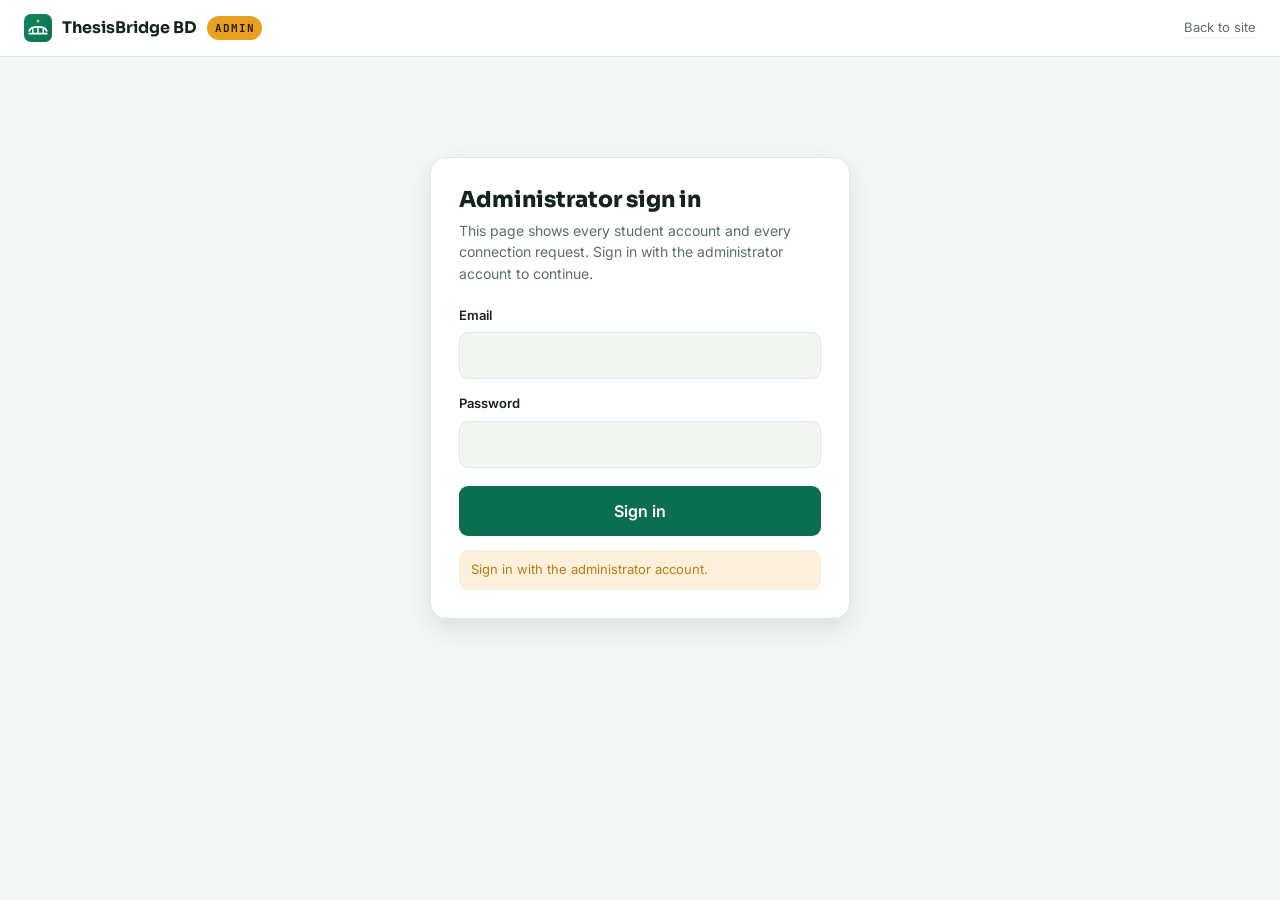
<file: public/admin.html>
<!DOCTYPE html>
<html lang="en">
<head>
  <meta charset="UTF-8">
  <meta name="viewport" content="width=device-width, initial-scale=1.0">
  <meta name="robots" content="noindex, nofollow">
  <title>Administrator — ThesisBridge BD</title>

  <!-- The admin page reuses the site's design tokens (colours, fonts, radii)
       from the shared stylesheet, then adds a few table styles below. It does
       NOT load main.js or the feature modules: this page is intentionally
       standalone, so a change to the public site can never break the dashboard. -->
  <link rel="preconnect" href="https://fonts.googleapis.com">
  <link rel="preconnect" href="https://fonts.gstatic.com" crossorigin>
  <link href="https://fonts.googleapis.com/css2?family=Inter:wght@400;500;600&family=JetBrains+Mono:wght@400;500&family=Sora:wght@600;700&display=swap" rel="stylesheet">
  <link rel="stylesheet" href="css/style.css">
  <link rel="icon" type="image/svg+xml" href="assets/icons/favicon.svg">

  <style>
    /* ---------- Admin layout ---------- */
    .admin-body { background: var(--bg); min-height: 100vh; }

    .admin-top {
      position: sticky; top: 0; z-index: 5;
      display: flex; align-items: center; justify-content: space-between;
      gap: 16px; padding: 14px 24px;
      background: var(--surface); border-bottom: 1px solid var(--border);
    }
    .admin-brand { display: flex; align-items: center; gap: 10px; font-family: var(--font-head); font-weight: 700; }
    .admin-brand img { width: 28px; height: 28px; }
    .admin-badge {
      font-family: var(--font-mono); font-size: 11px; letter-spacing: .08em;
      text-transform: uppercase; padding: 3px 8px; border-radius: 999px;
      background: var(--accent); color: var(--on-accent);
    }
    .admin-who { font-size: 13px; color: var(--text-muted); }

    .admin-wrap { max-width: 1180px; margin: 0 auto; padding: 28px 24px 64px; }

    /* ---------- Login gate ---------- */
    .gate {
      max-width: 420px; margin: 8vh auto 0;
      background: var(--surface); border: 1px solid var(--border);
      border-radius: var(--radius); padding: 28px;
      box-shadow: var(--shadow-md);
    }
    .gate h1 { font-family: var(--font-head); font-size: 22px; margin: 0 0 6px; }
    .gate p  { color: var(--text-muted); font-size: 14px; margin: 0 0 20px; line-height: 1.55; }
    .gate label { display: block; font-size: 13px; font-weight: 600; margin: 14px 0 6px; }
    .gate input {
      width: 100%; padding: 11px 12px; font: inherit; font-size: 14px;
      border: 1px solid var(--border); border-radius: var(--radius-xs);
      background: var(--surface-2); color: var(--text);
    }
    .gate input:focus { outline: 2px solid var(--primary-soft); border-color: var(--primary); }
    .gate button {
      width: 100%; margin-top: 18px; padding: 12px;
      font: inherit; font-weight: 600; cursor: pointer;
      background: var(--primary); color: var(--on-primary); border: 0;
      border-radius: var(--radius-xs);
    }
    .gate button:disabled { opacity: .6; cursor: progress; }
    .gate-msg {
      margin-top: 14px; padding: 10px 12px; border-radius: var(--radius-xs);
      font-size: 13px; line-height: 1.5; display: none;
    }
    .gate-msg.error   { display: block; background: var(--danger-soft);  color: var(--danger); }
    .gate-msg.notice  { display: block; background: var(--warning-soft); color: var(--warning); }
    .gate-msg.ok      { display: block; background: var(--success-soft); color: var(--success); }
    .gate a { color: var(--primary); }

    /* ---------- Cards ---------- */
    .stats { display: grid; gap: 14px; grid-template-columns: repeat(auto-fit, minmax(180px, 1fr)); margin-bottom: 26px; }
    .stat {
      background: var(--surface); border: 1px solid var(--border);
      border-radius: var(--radius); padding: 16px 18px;
    }
    .stat .k { font-size: 11px; letter-spacing: .09em; text-transform: uppercase; color: var(--text-muted); }
    .stat .v { font-family: var(--font-head); font-size: 30px; font-weight: 700; margin-top: 6px; line-height: 1; }
    .stat .s { font-size: 12px; color: var(--text-muted); margin-top: 6px; }

    .panel { background: var(--surface); border: 1px solid var(--border); border-radius: var(--radius); margin-bottom: 26px; overflow: hidden; }
    .panel-head {
      display: flex; flex-wrap: wrap; align-items: center; justify-content: space-between;
      gap: 12px; padding: 16px 18px; border-bottom: 1px solid var(--border);
    }
    .panel-head h2 { font-family: var(--font-head); font-size: 16px; margin: 0; }
    .panel-head .count { font-size: 12px; color: var(--text-muted); }

    .chips { display: flex; gap: 6px; flex-wrap: wrap; }
    .chip {
      font: inherit; font-size: 12px; padding: 6px 11px; cursor: pointer;
      background: var(--surface-2); color: var(--text-muted);
      border: 1px solid var(--border); border-radius: 999px;
    }
    .chip.active { background: var(--primary); color: var(--on-primary); border-color: var(--primary); }

    /* ---------- Tables ---------- */
    .scroll { overflow-x: auto; }
    table { width: 100%; border-collapse: collapse; font-size: 13px; }
    th, td { text-align: left; padding: 11px 14px; border-bottom: 1px solid var(--border); vertical-align: top; }
    th {
      font-size: 11px; letter-spacing: .07em; text-transform: uppercase;
      color: var(--text-muted); background: var(--surface-2); white-space: nowrap;
    }
    tbody tr:last-child td { border-bottom: 0; }
    tbody tr:hover { background: var(--surface-2); }
    td.mono { font-family: var(--font-mono); font-size: 12px; white-space: nowrap; }
    td.num  { font-family: var(--font-mono); text-align: right; }
    .who-name { font-weight: 600; }
    .who-mail { color: var(--text-muted); font-size: 12px; }
    .muted { color: var(--text-muted); }
    .empty { padding: 26px 18px; color: var(--text-muted); font-size: 14px; }

    /* ---------- Status badges + actions ---------- */
    .badge {
      display: inline-block; font-size: 11px; font-weight: 600; letter-spacing: .04em;
      padding: 3px 9px; border-radius: 999px; text-transform: capitalize;
    }
    .badge.pending  { background: var(--warning-soft); color: var(--warning); }
    .badge.accepted { background: var(--success-soft); color: var(--success); }
    .badge.declined { background: var(--danger-soft);  color: var(--danger); }

    .actions { display: flex; gap: 6px; flex-wrap: wrap; }
    .btn-mini {
      font: inherit; font-size: 12px; font-weight: 600; cursor: pointer;
      padding: 5px 10px; border-radius: var(--radius-xs);
      border: 1px solid var(--border); background: var(--surface-2); color: var(--text);
    }
    .btn-mini.ok:hover   { background: var(--success); color: #fff; border-color: var(--success); }
    .btn-mini.no:hover   { background: var(--danger);  color: #fff; border-color: var(--danger); }
    .btn-mini[disabled]  { opacity: .5; cursor: default; }

    .topic { max-width: 320px; }
    .topic strong { display: block; font-weight: 600; }
    .topic span { display: block; color: var(--text-muted); font-size: 12px; margin-top: 4px; line-height: 1.45; }

    .link-home {
      font-size: 13px; color: var(--text-muted); text-decoration: none;
      border-bottom: 1px dotted var(--border);
    }
    .link-home:hover { color: var(--primary); }

    @media (max-width: 640px) {
      .admin-wrap { padding: 18px 14px 48px; }
      .admin-top  { padding: 12px 14px; flex-wrap: wrap; }
    }
  </style>
</head>
<body class="admin-body">

  <!-- ======================= TOP BAR ======================= -->
  <header class="admin-top">
    <div class="admin-brand">
      <img src="assets/icons/logo.svg" alt="">
      ThesisBridge BD
      <span class="admin-badge">Admin</span>
    </div>
    <div style="display:flex;align-items:center;gap:14px">
      <span class="admin-who" id="who"></span>
      <a class="link-home" href="index.html">Back to site</a>
      <button class="btn-mini" id="logout" hidden>Log out</button>
    </div>
  </header>

  <main class="admin-wrap">

    <!-- ======================= LOGIN GATE ======================= -->
    <!-- Shown when there is no token, or when the token belongs to a normal
         student. The form posts to the SAME /api/auth/login endpoint as the
         public site, because an administrator is simply a user with a flag. -->
    <section class="gate" id="gate" hidden>
      <h1>Administrator sign in</h1>
      <p>
        This page shows every student account and every connection request.
        Sign in with the administrator account to continue.
      </p>

      <form id="gate-form" novalidate>
        <label for="email">Email</label>
        <input id="email" type="email" autocomplete="username" required>

        <label for="password">Password</label>
        <input id="password" type="password" autocomplete="current-password" required>

        <button type="submit" id="gate-submit">Sign in</button>
      </form>

      <div class="gate-msg" id="gate-msg" role="status" aria-live="polite"></div>
    </section>

    <!-- ======================= DASHBOARD ======================= -->
    <div id="dash" hidden>

      <!-- Cards are filled by js/admin.js from GET /api/admin/overview. -->
      <section class="stats" id="stats" aria-label="Summary"></section>

      <!-- Most-bookmarked ideas: the only "interest" signal the database has.
           Quiz match scores are never stored, so they cannot appear here. -->
      <section class="panel">
        <div class="panel-head">
          <h2>Most bookmarked ideas</h2>
          <span class="count">from idea_bookmarks</span>
        </div>
        <div class="scroll">
          <table>
            <thead>
              <tr><th>#</th><th>Idea</th><th style="text-align:right">Saves</th></tr>
            </thead>
            <tbody id="top-ideas"></tbody>
          </table>
        </div>
      </section>

      <!-- Connected students: one row per registered student. -->
      <section class="panel">
        <div class="panel-head">
          <h2>Registered students</h2>
          <span class="count" id="students-count"></span>
        </div>
        <div class="scroll">
          <table>
            <thead>
              <tr>
                <th>Student</th>
                <th>University</th>
                <th>Joined</th>
                <th style="text-align:right">Ideas</th>
                <th style="text-align:right" title="Supervisors saved">Saved</th>
                <th style="text-align:right" title="Roadmap steps completed">Steps</th>
                <th style="text-align:right" title="Guides read">Guides</th>
                <th style="text-align:right" title="Checklist items ticked">Checks</th>
                <th style="text-align:right" title="Connection requests sent">Reqs</th>
              </tr>
            </thead>
            <tbody id="students"></tbody>
          </table>
        </div>
      </section>

      <!-- The inbox. This is what the status column was waiting for. -->
      <section class="panel">
        <div class="panel-head">
          <h2>Connection requests</h2>
          <div class="chips" id="request-filters">
            <button class="chip active" data-status="">All</button>
            <button class="chip" data-status="pending">Pending</button>
            <button class="chip" data-status="accepted">Accepted</button>
            <button class="chip" data-status="declined">Declined</button>
          </div>
        </div>
        <div class="scroll">
          <table>
            <thead>
              <tr>
                <th>Student</th>
                <th>Supervisor</th>
                <th>Topic</th>
                <th>Status</th>
                <th>Action</th>
              </tr>
            </thead>
            <tbody id="requests"></tbody>
          </table>
        </div>
      </section>

    </div>
  </main>

  <script src="js/admin.js"></script>
</body>
</html>
</file>
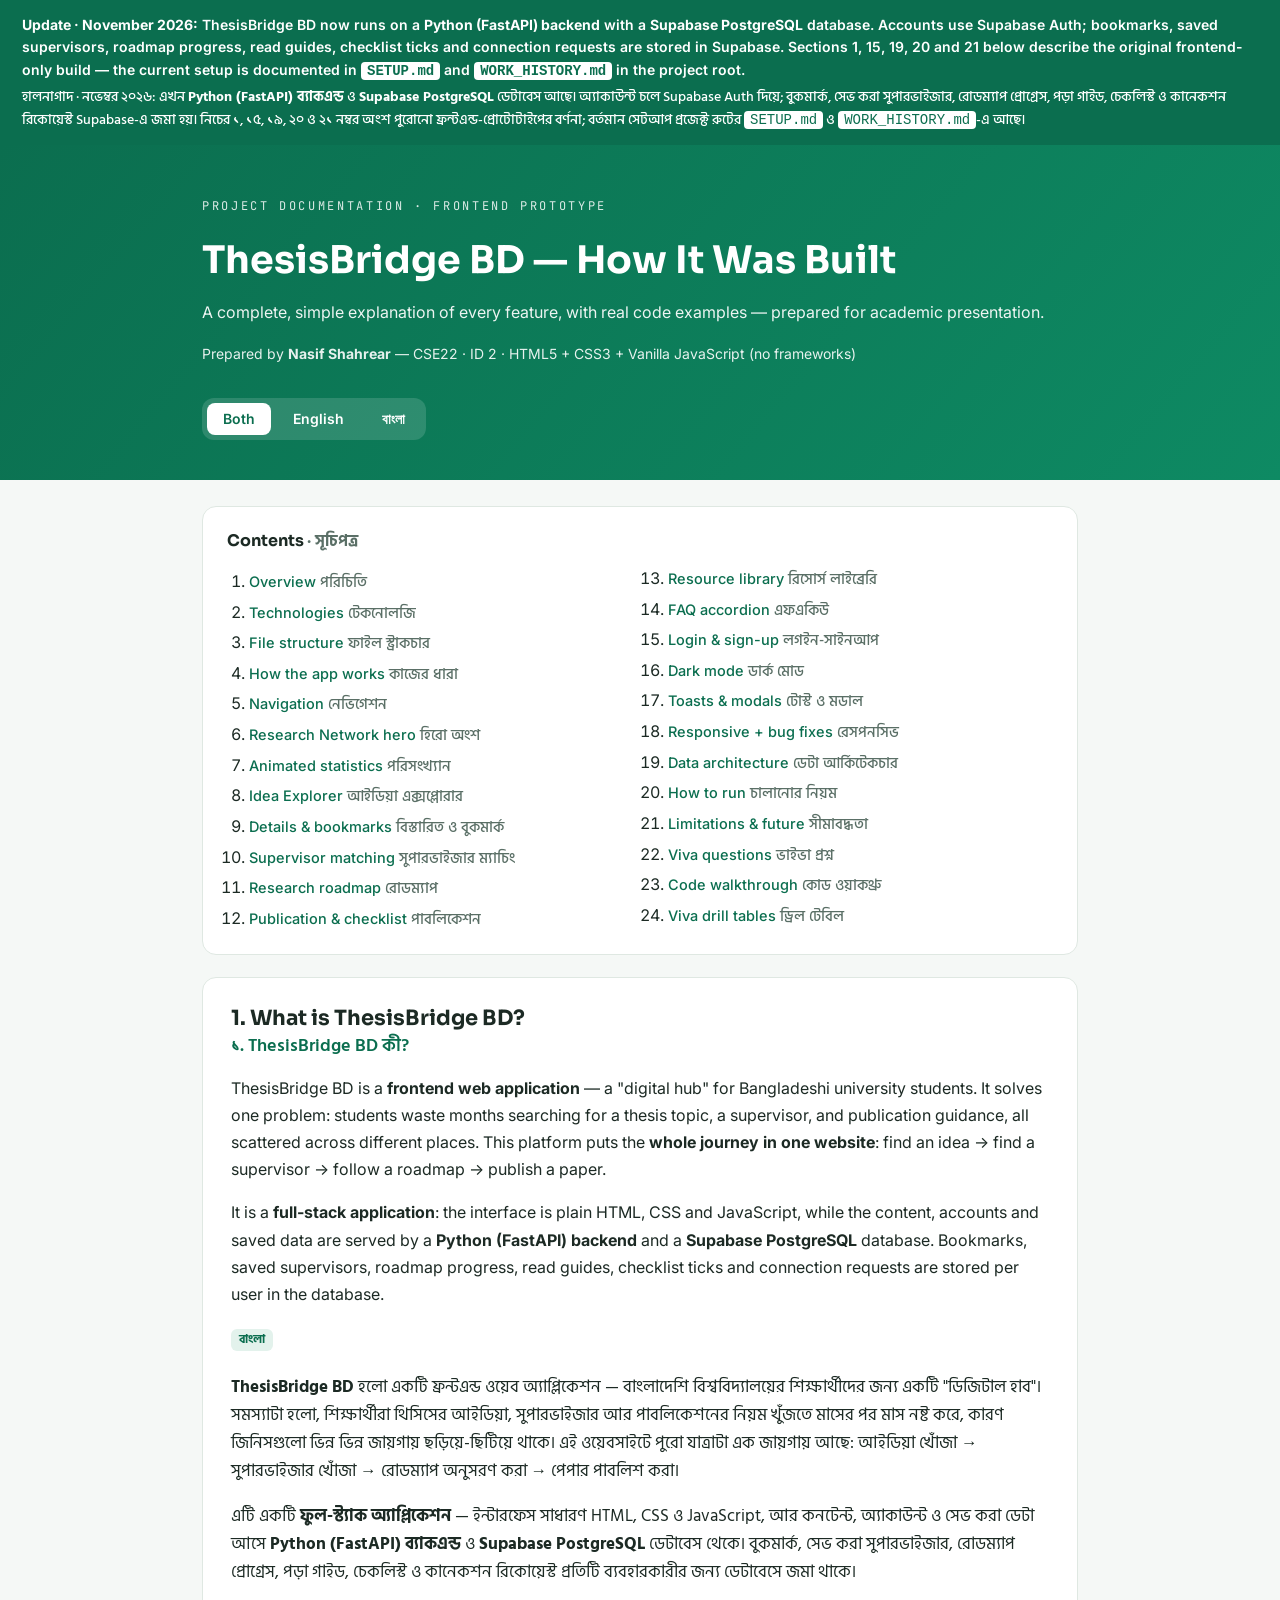
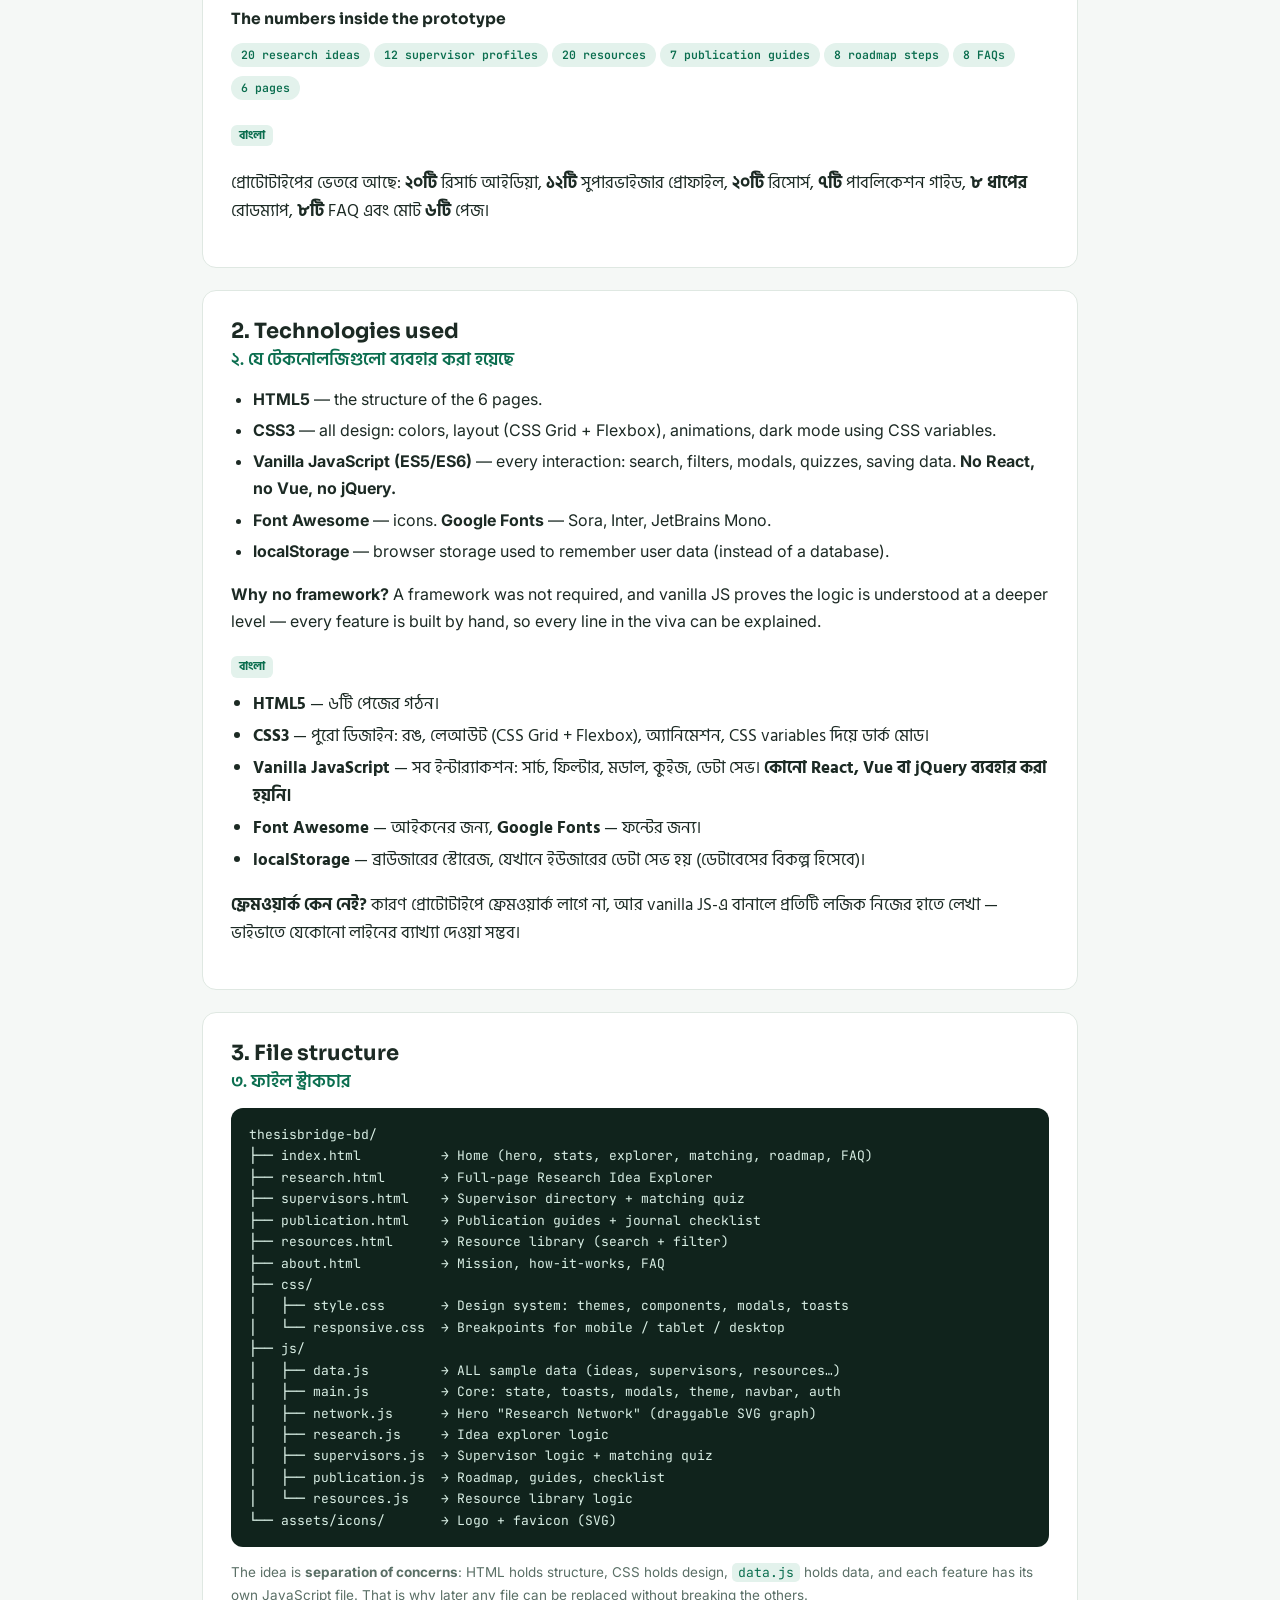
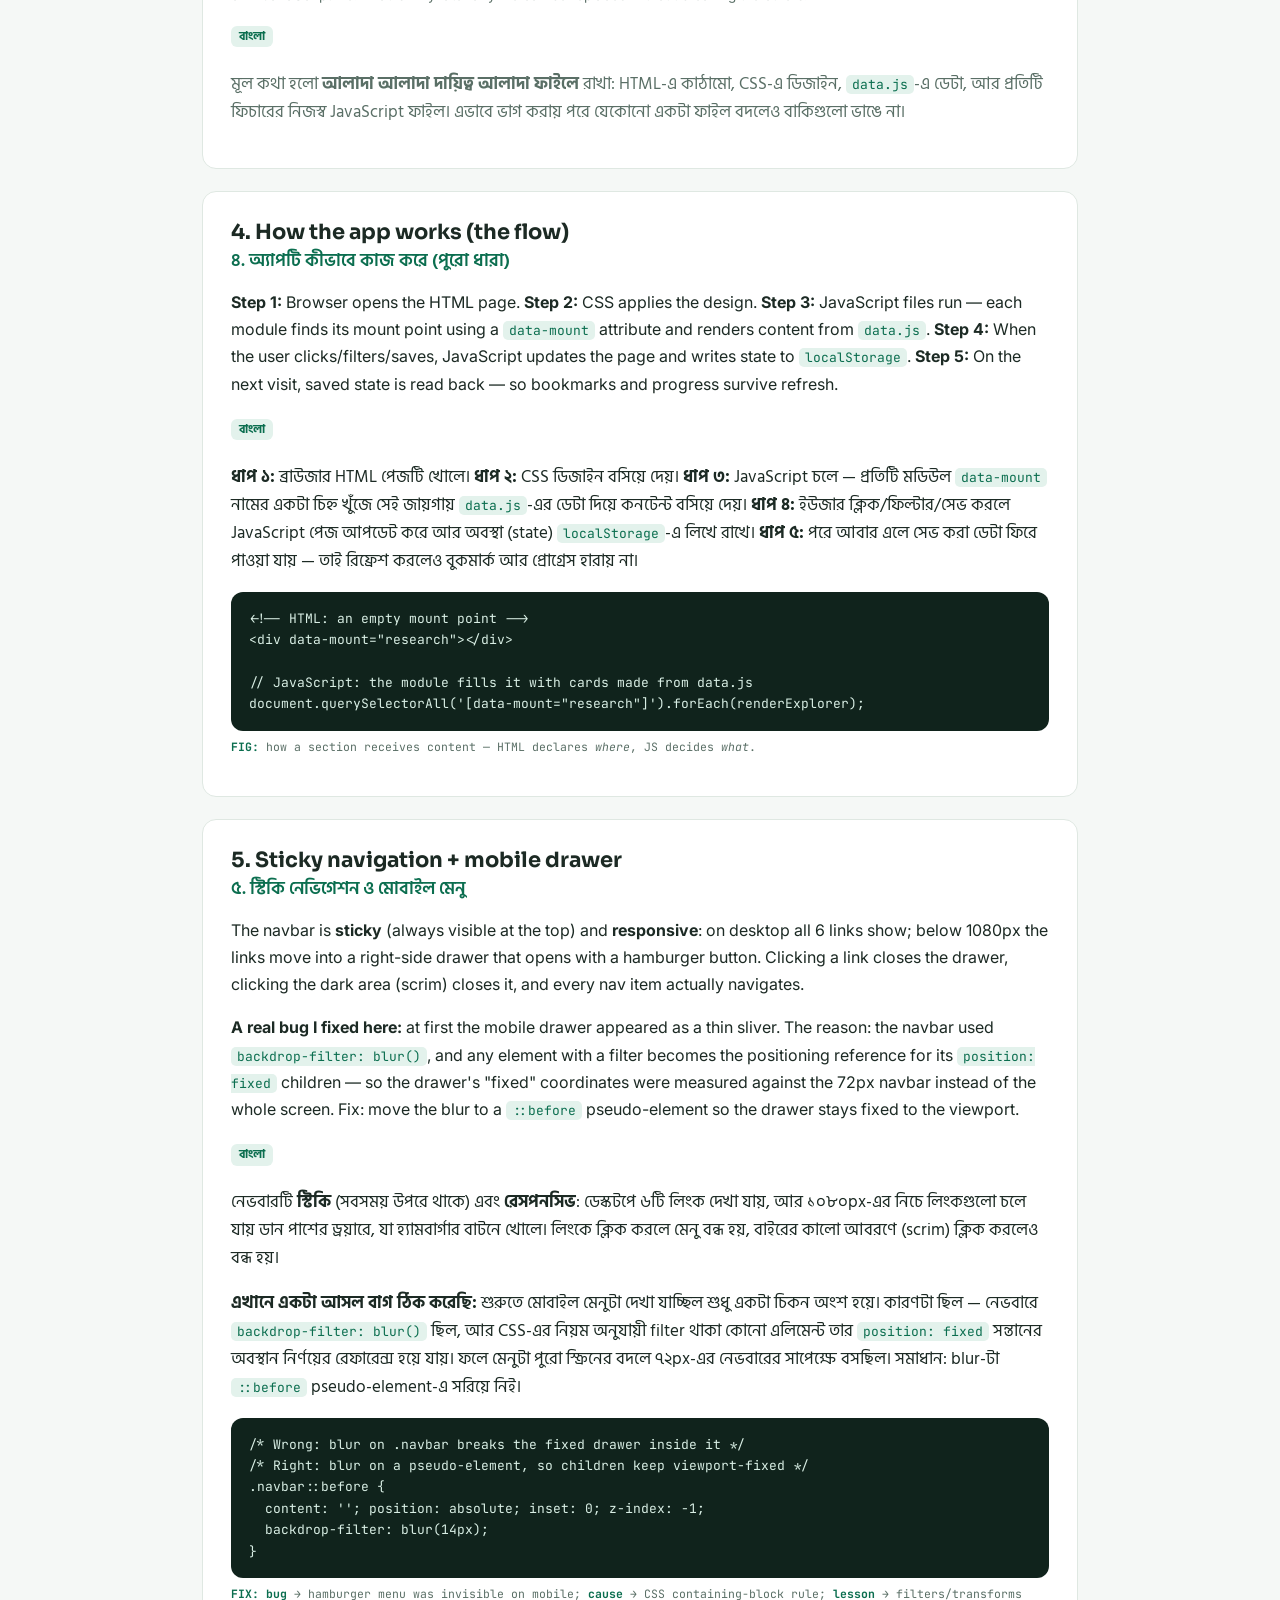
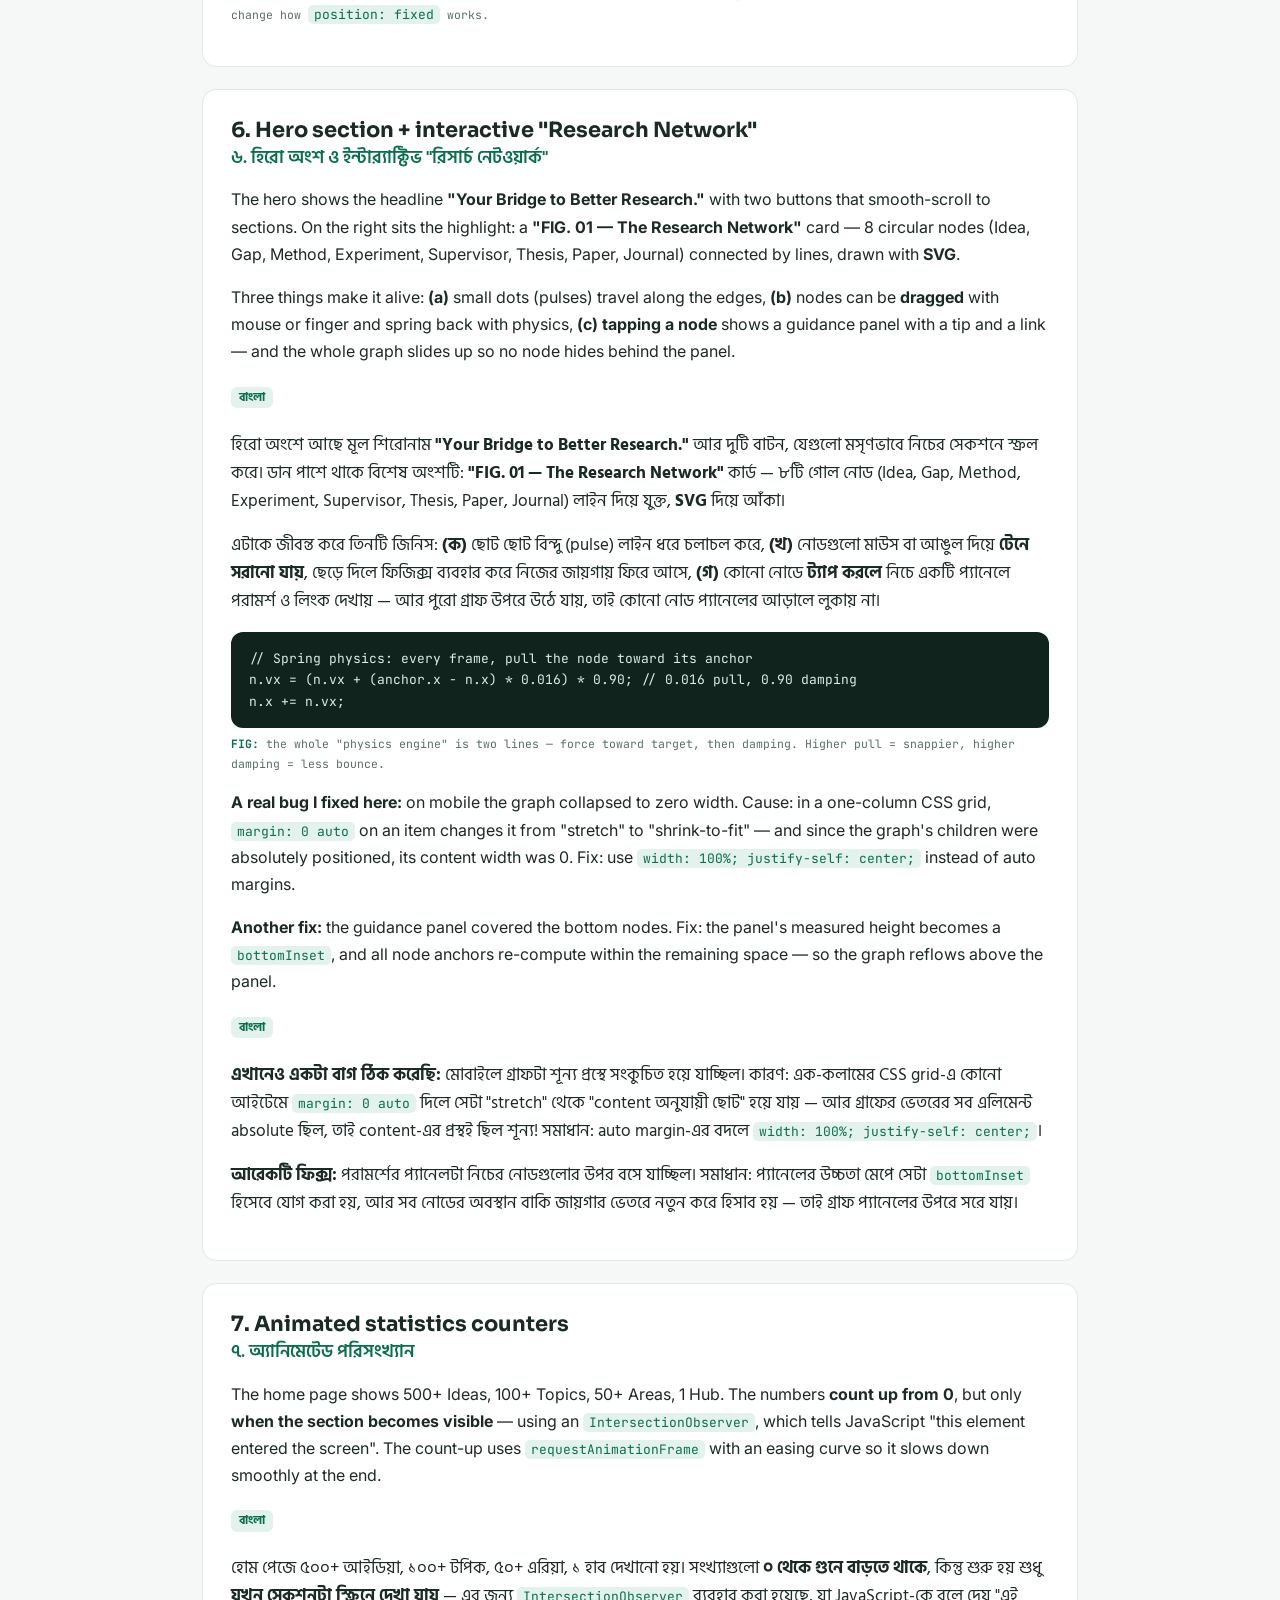
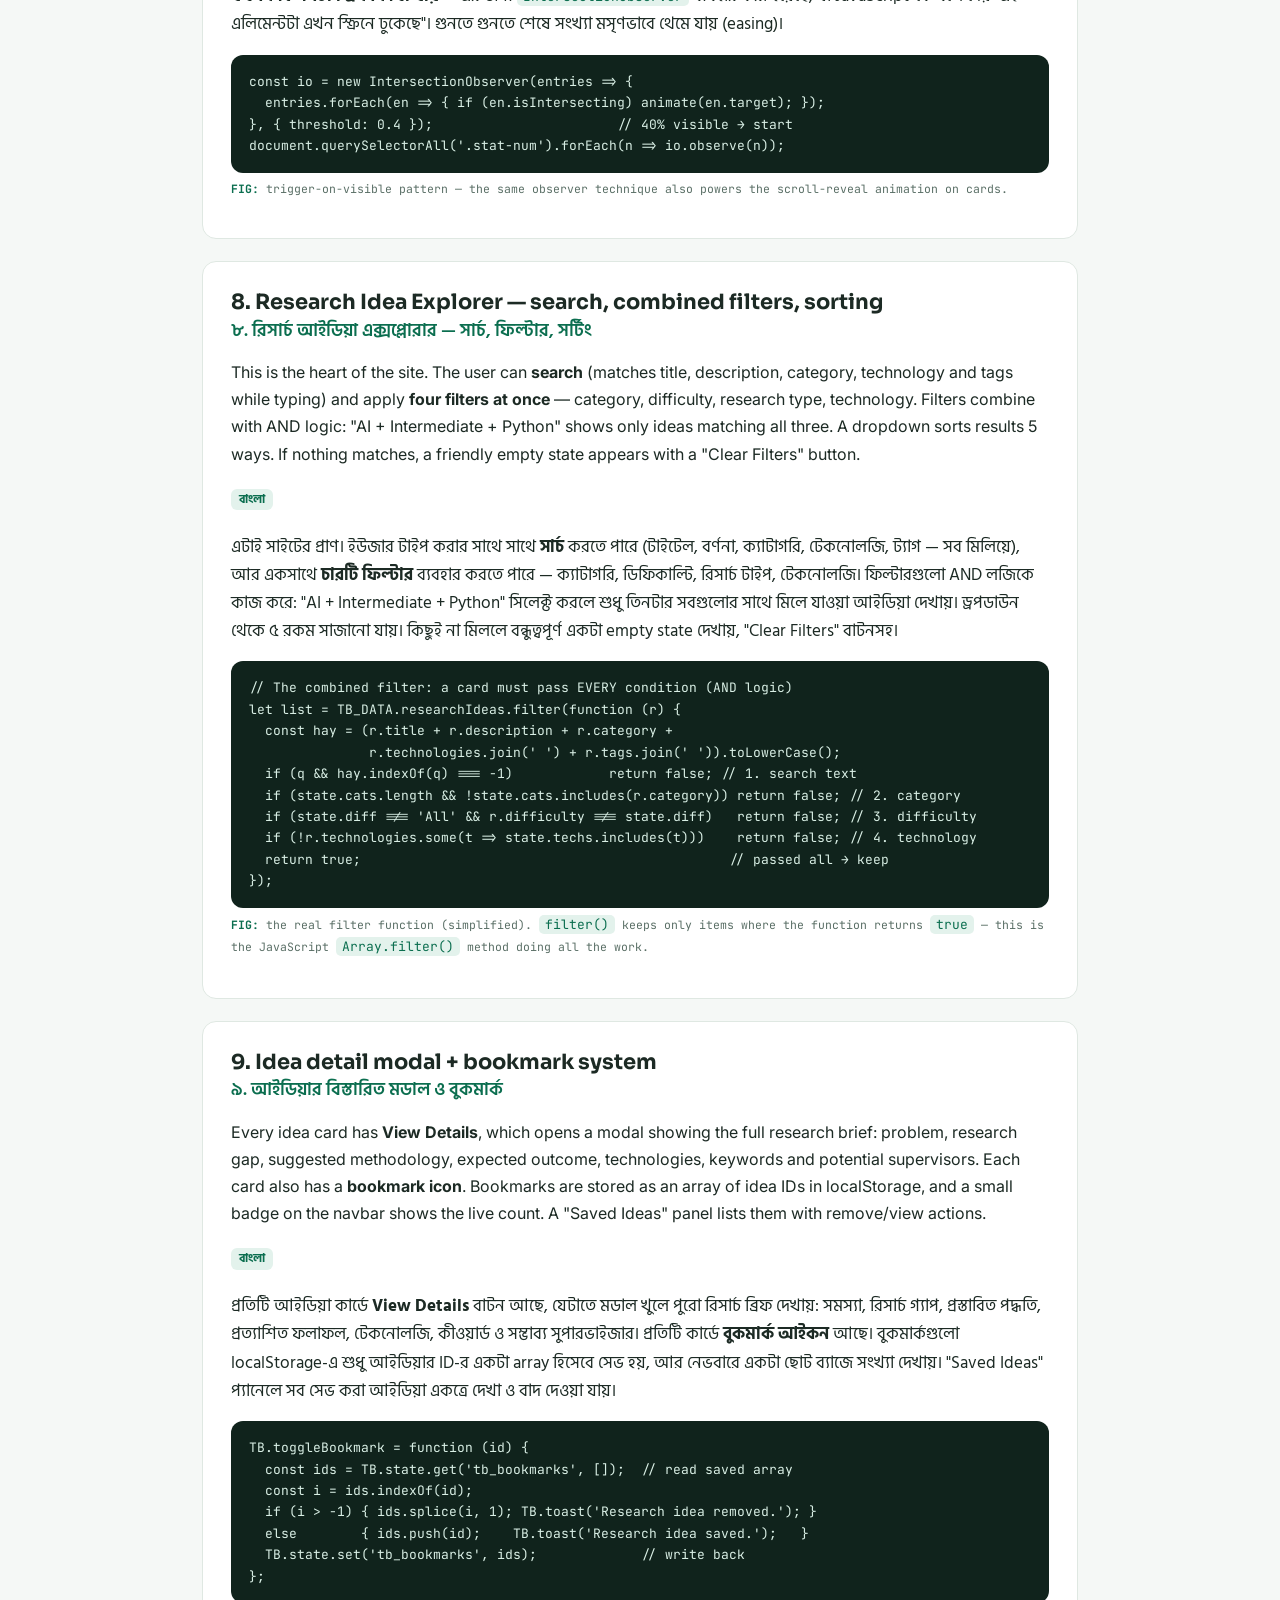
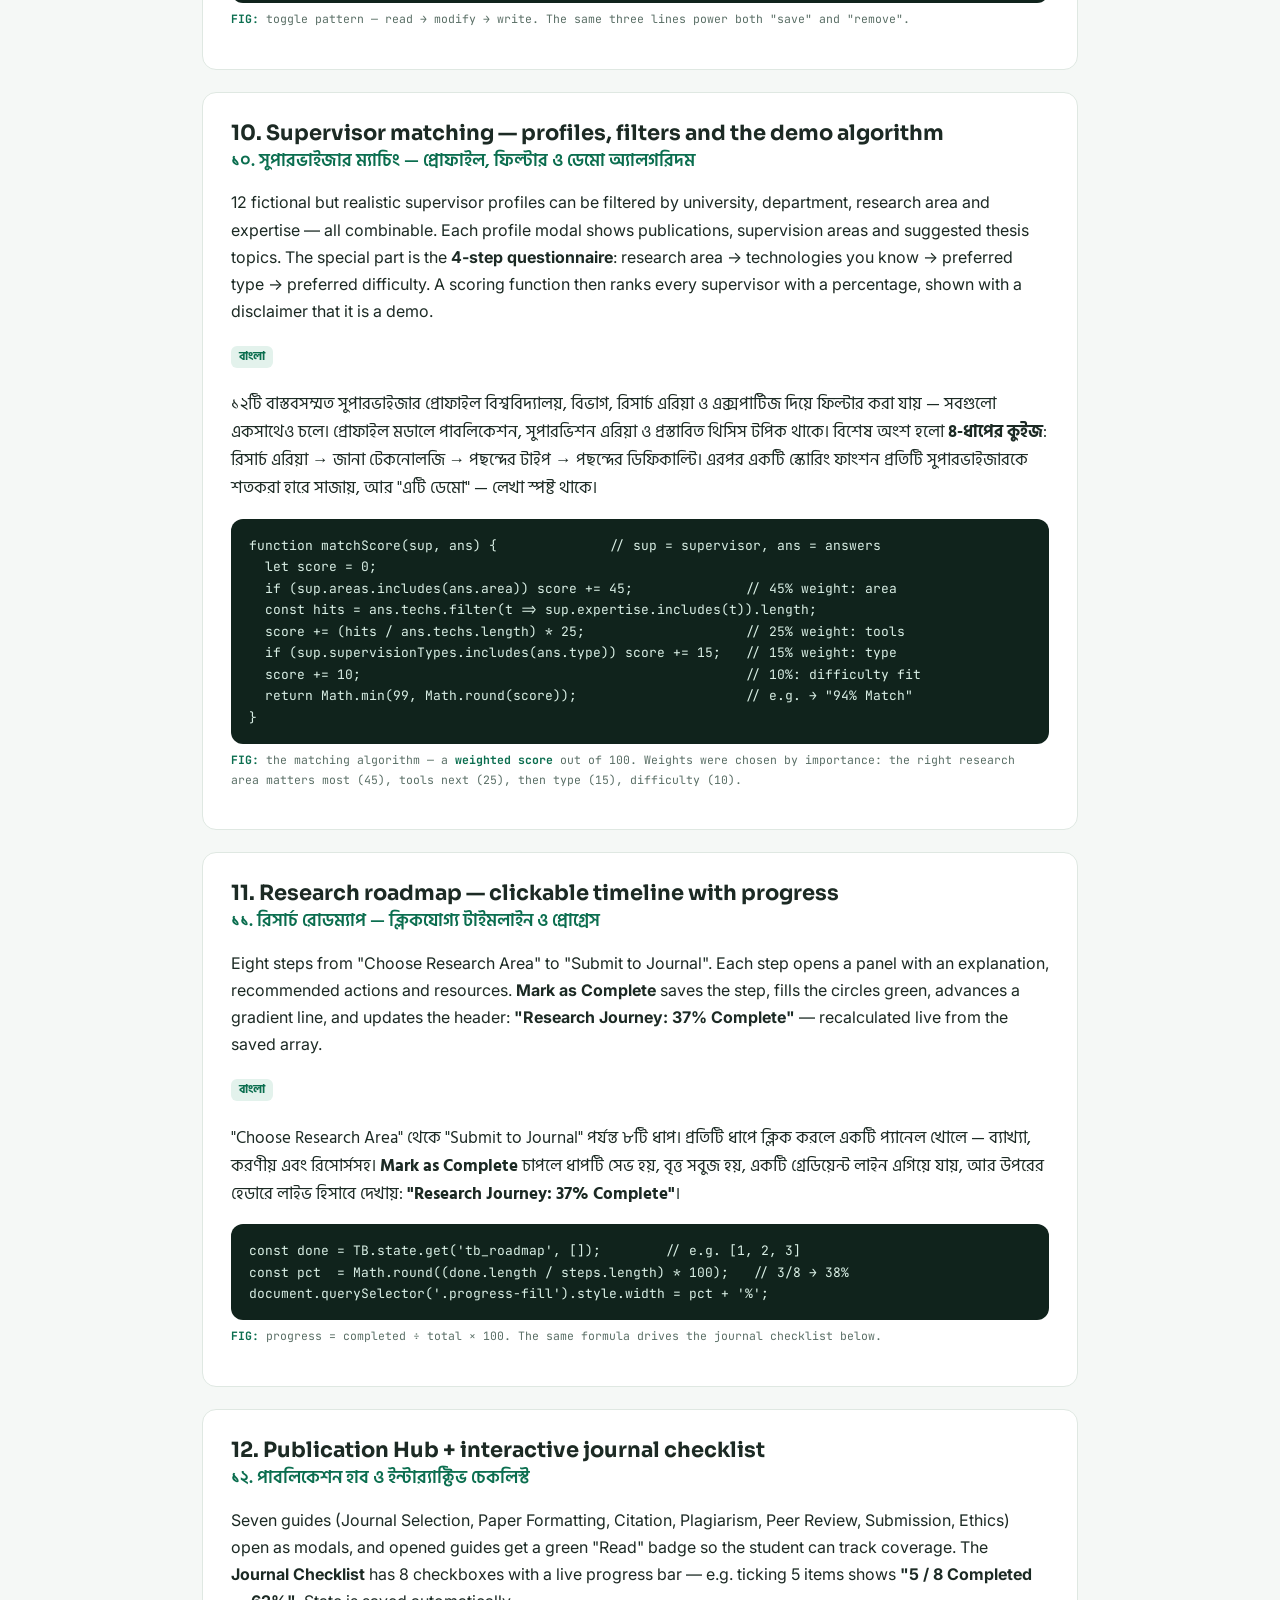
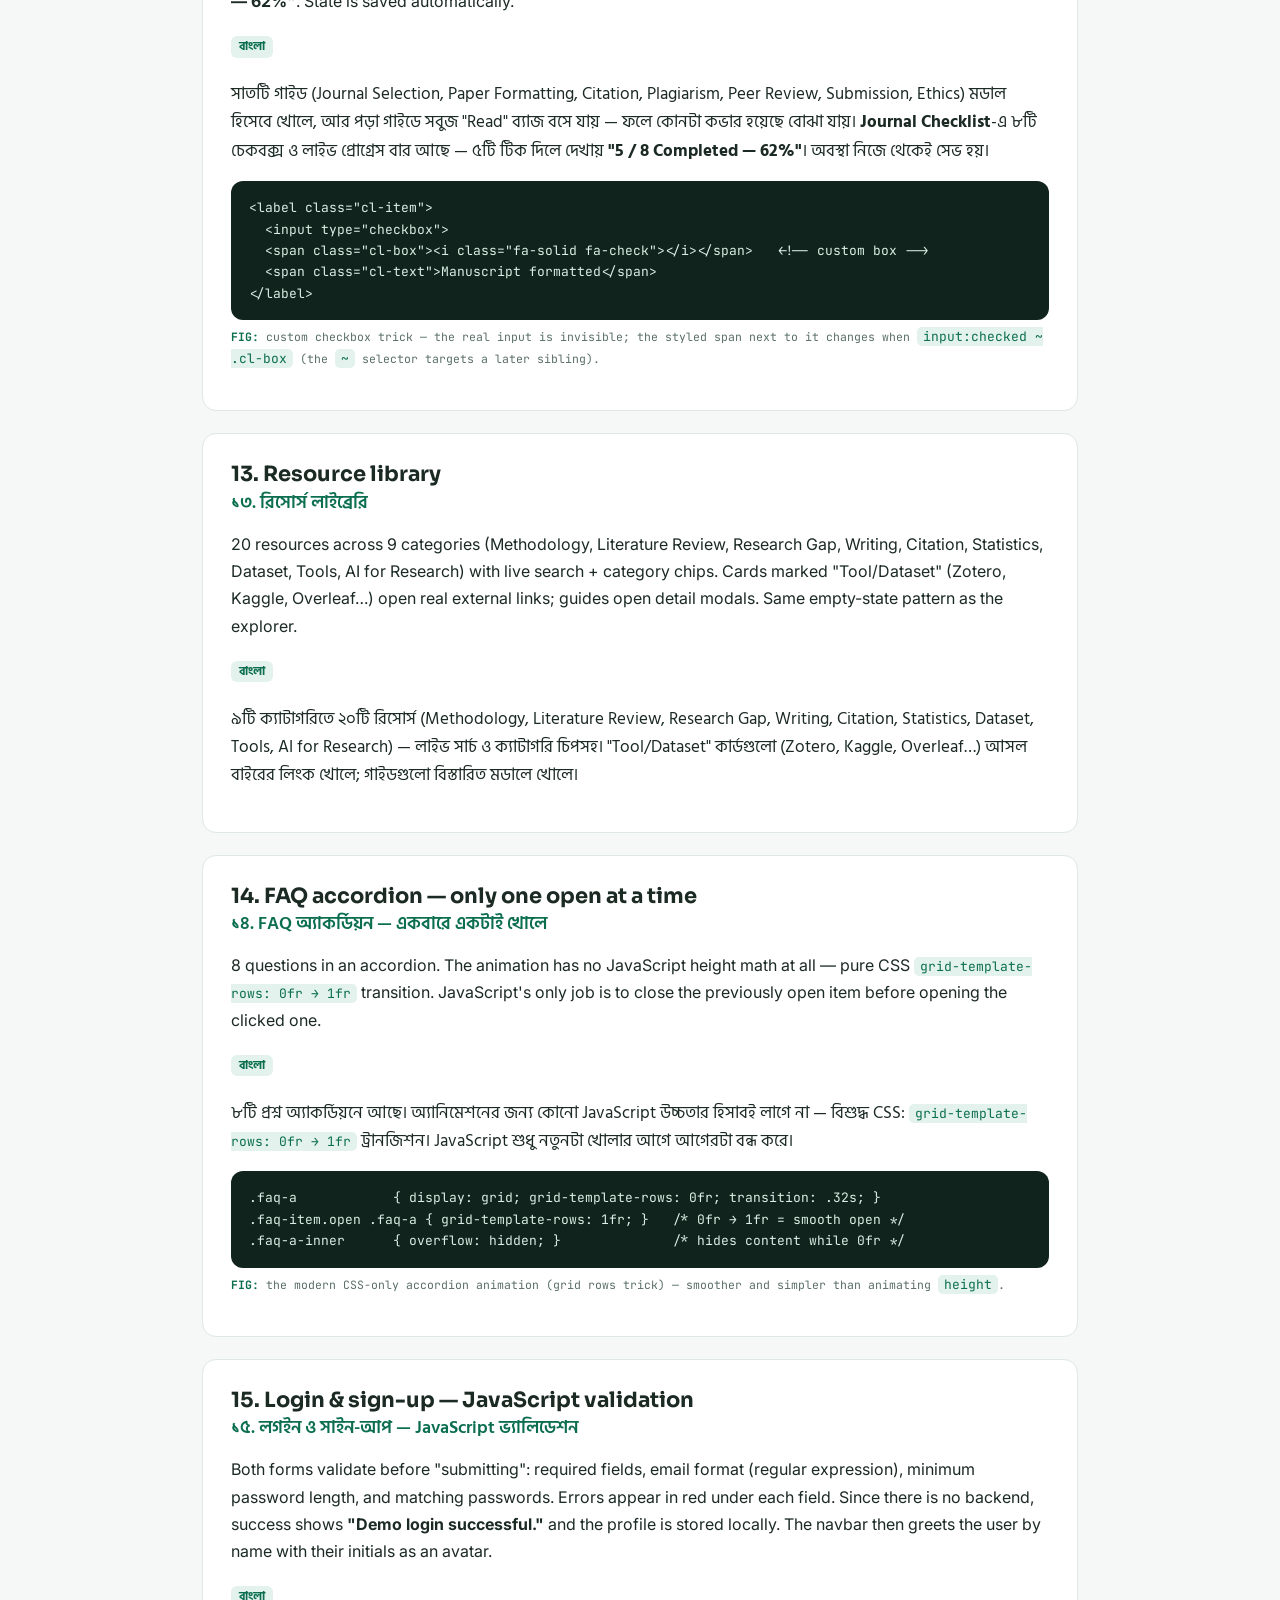
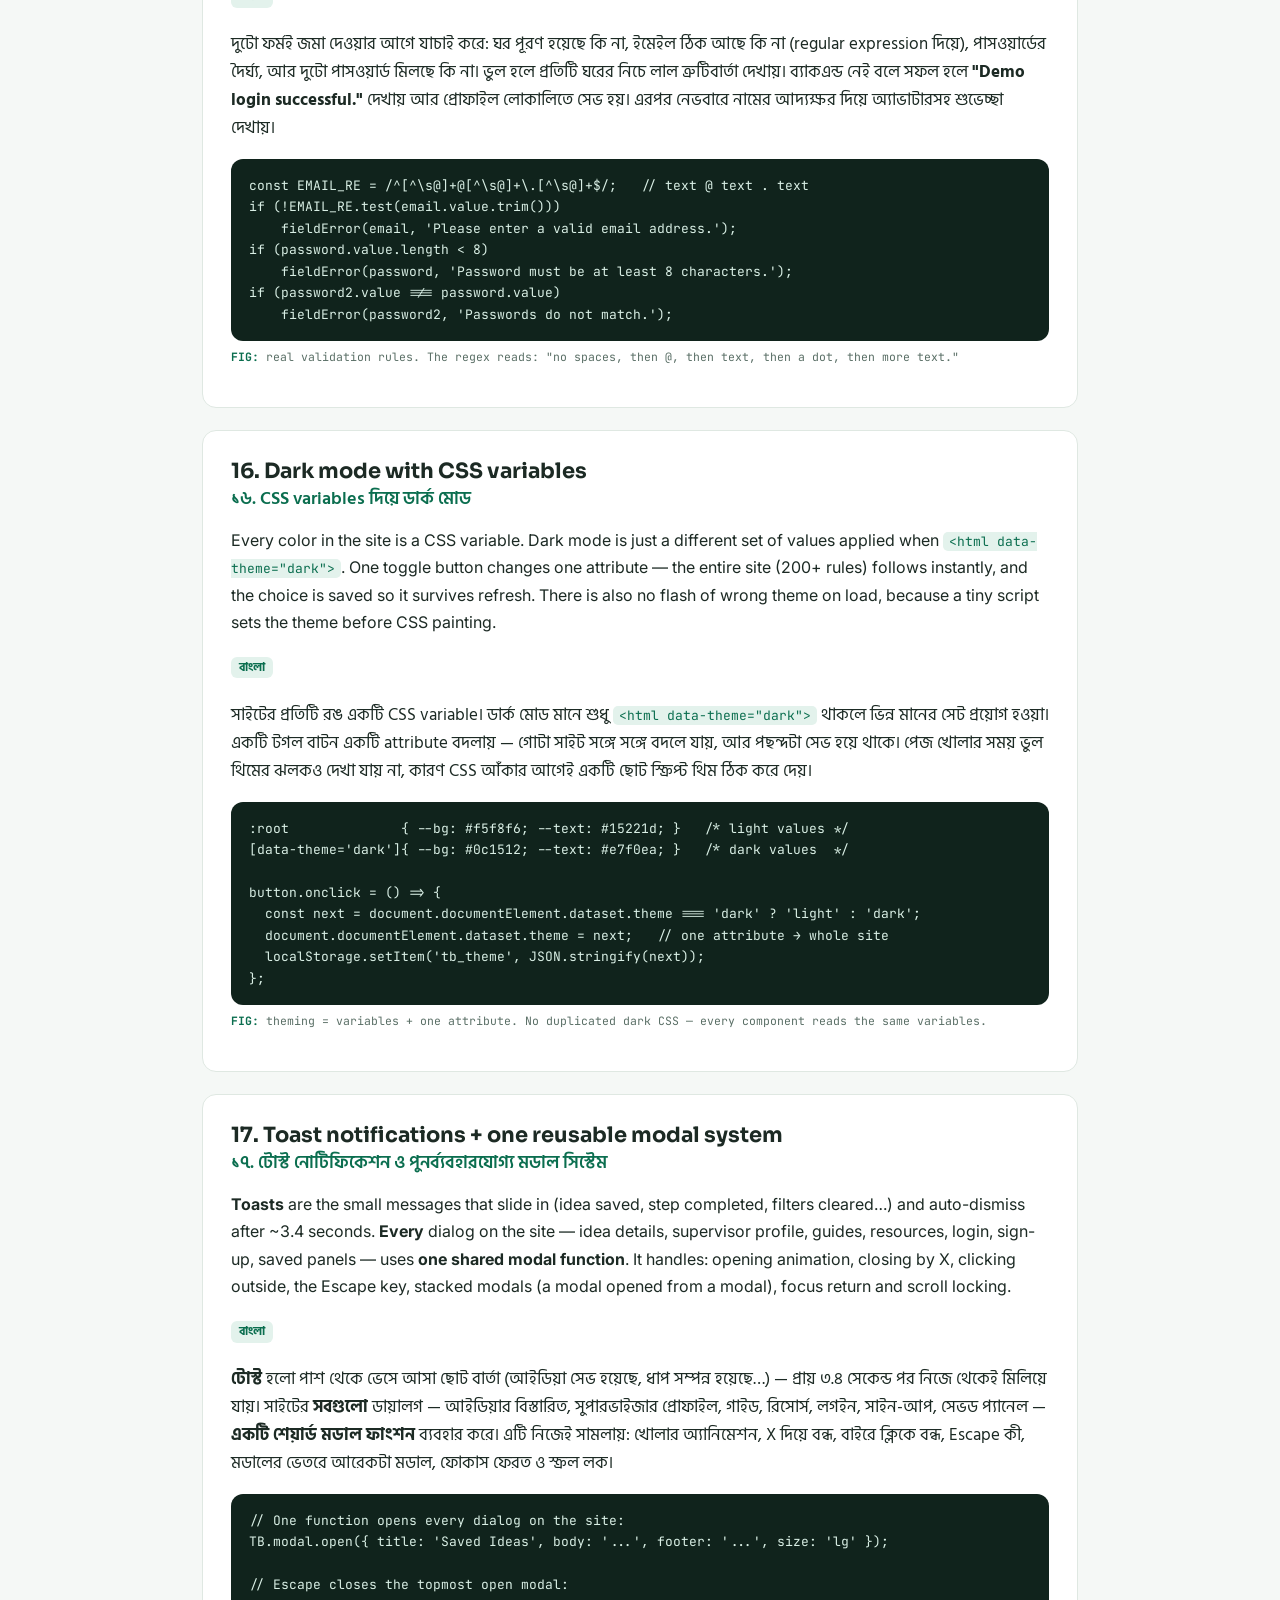
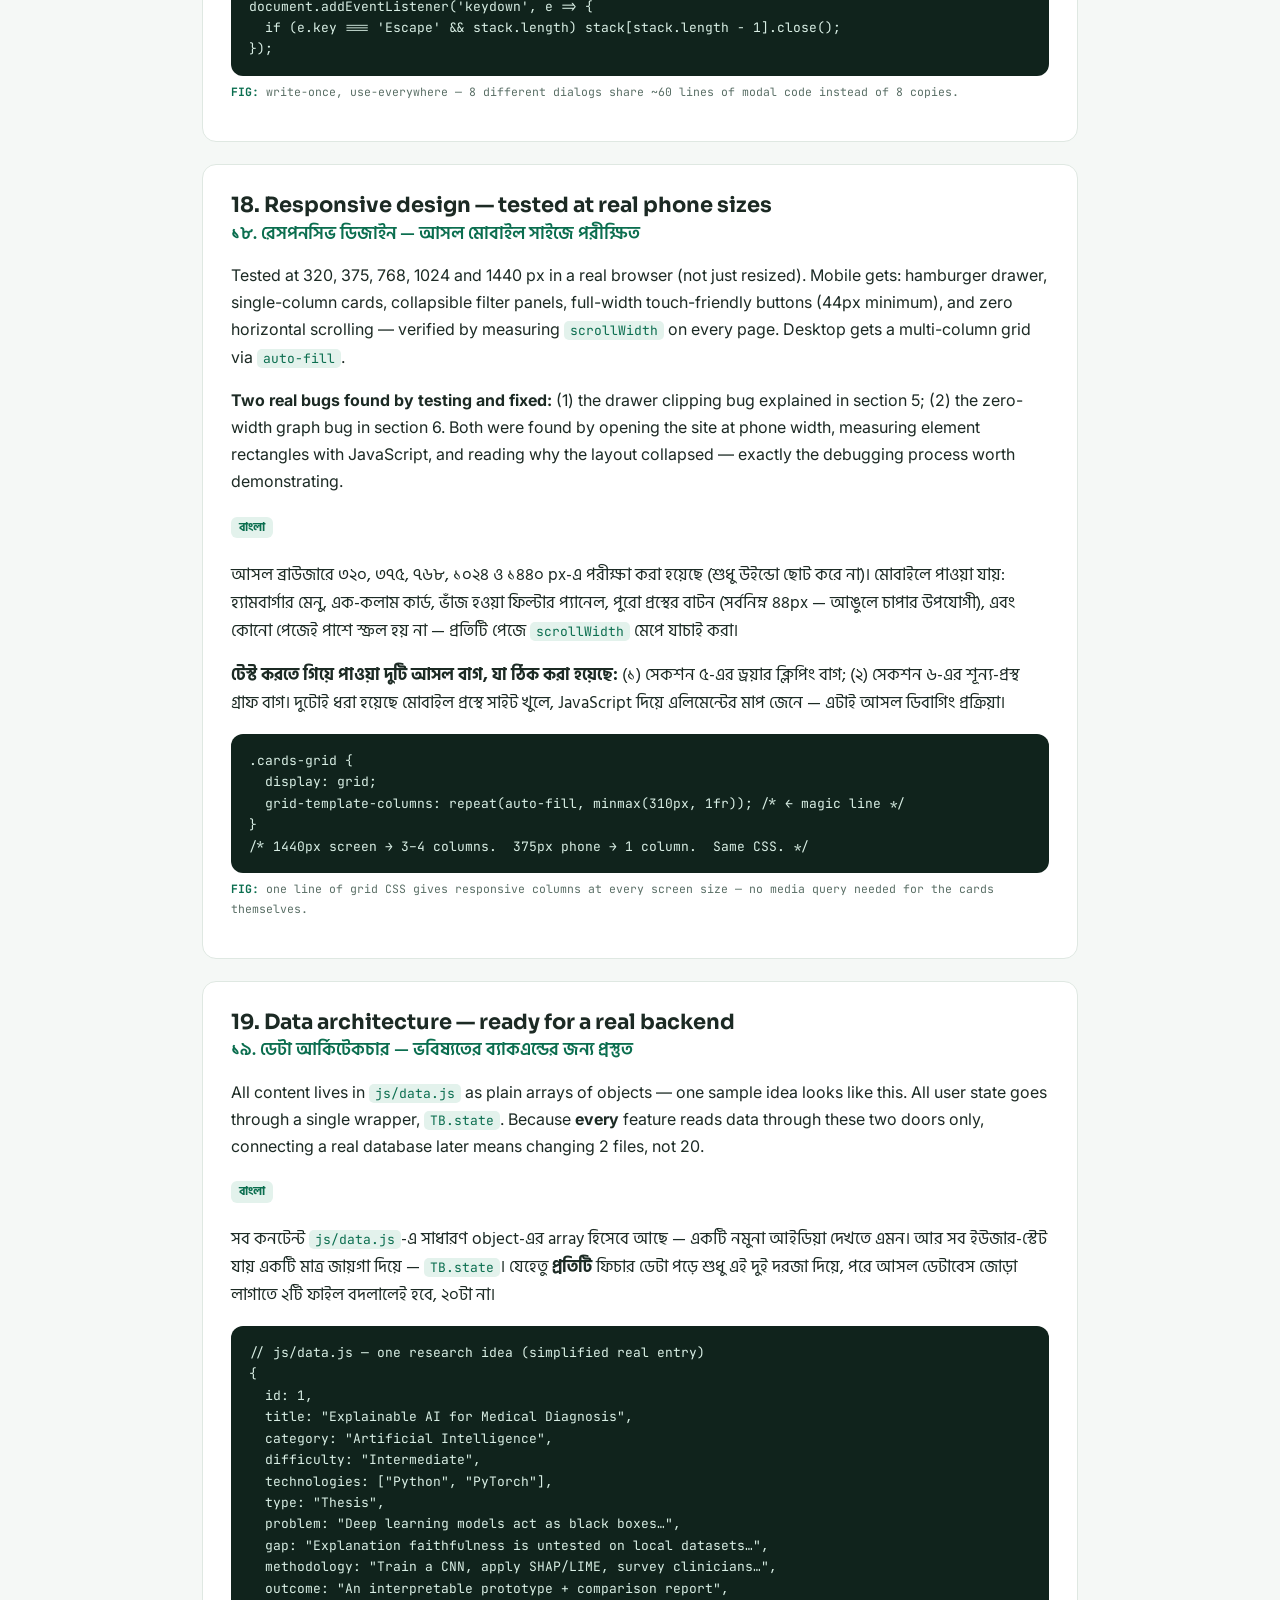
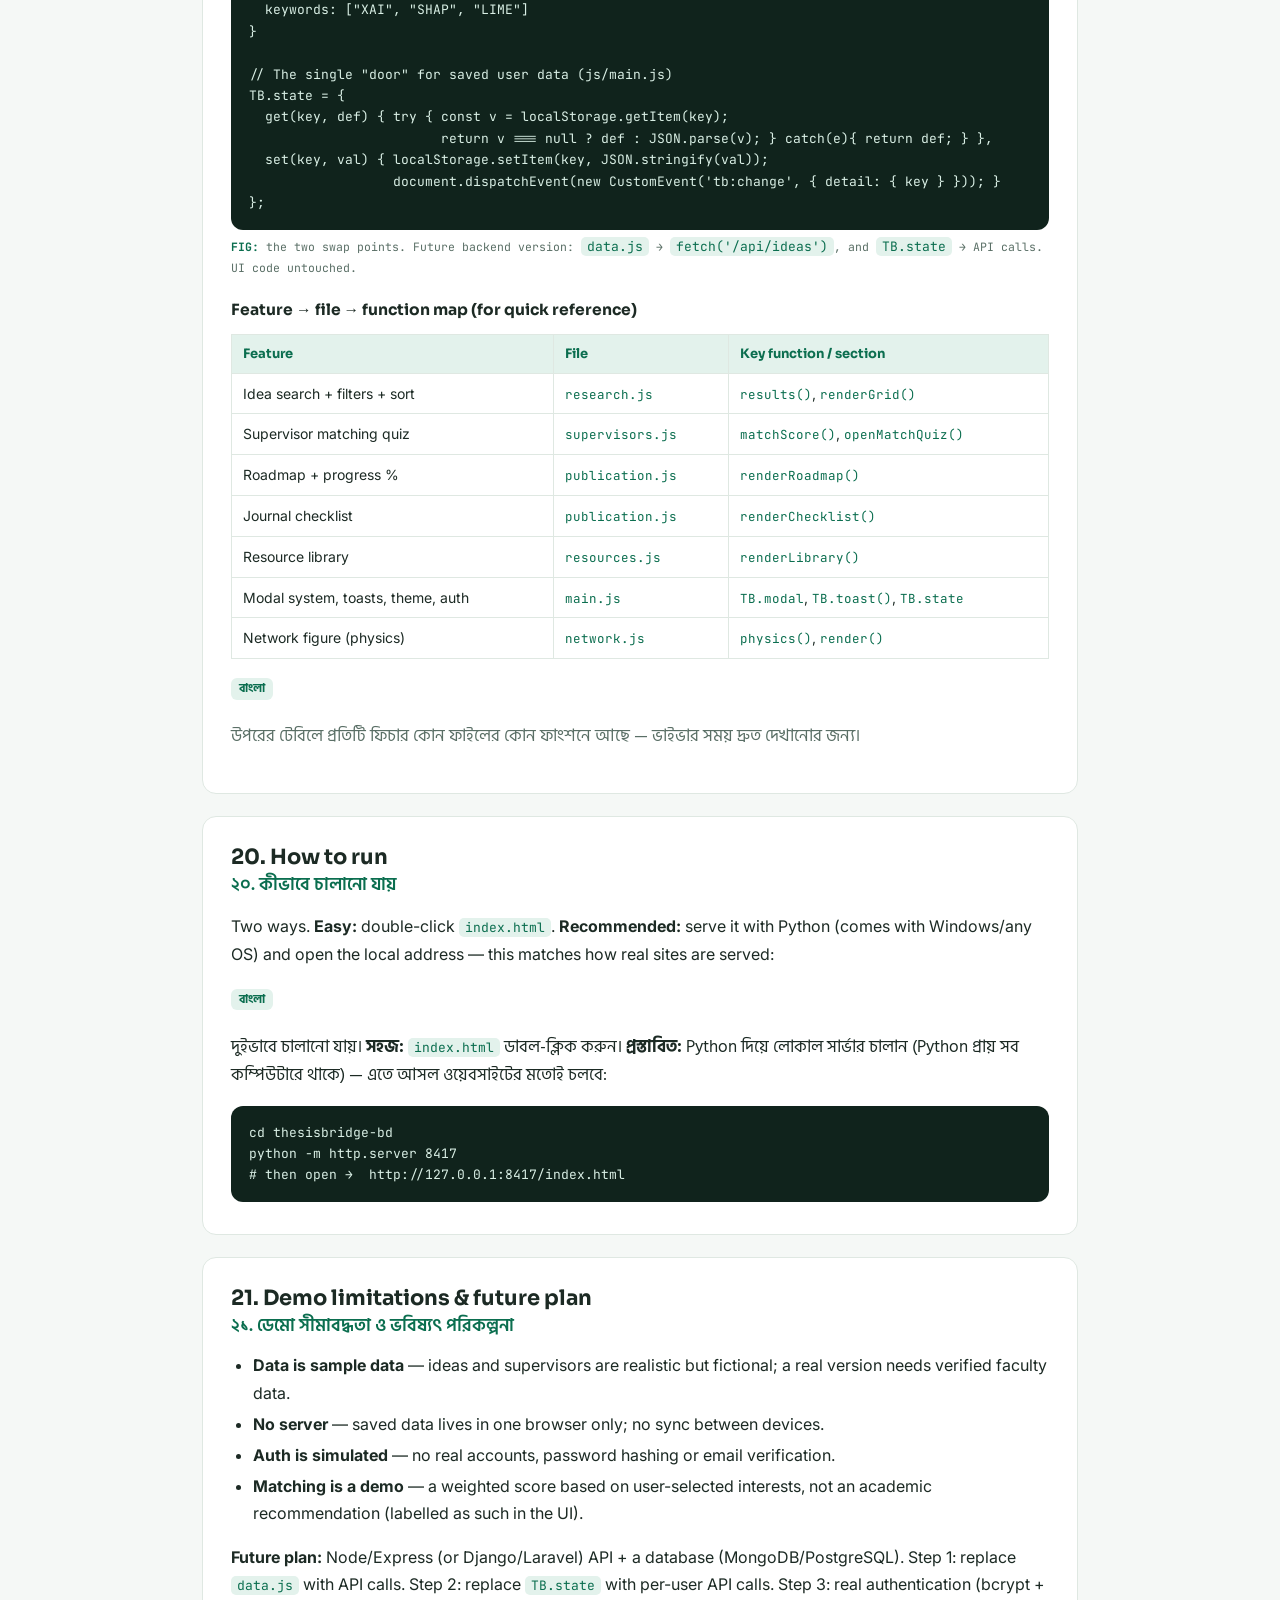
<file: public/docs.html>
<!DOCTYPE html>
<html lang="en">
<head>
<meta charset="UTF-8">
<meta name="viewport" content="width=device-width, initial-scale=1.0">
<title>ThesisBridge BD — Project Documentation (Prep) </title>
<link rel="preconnect" href="https://fonts.googleapis.com">
<link rel="preconnect" href="https://fonts.gstatic.com" crossorigin>
<link href="https://fonts.googleapis.com/css2?family=Hind+Siliguri:wght@400;500;600;700&family=Inter:wght@400;500;600;700&family=JetBrains+Mono:wght@400;600&family=Sora:wght@600;700;800&display=swap" rel="stylesheet">
<style>
  /* Standalone prep document — independent of the website's CSS */
  :root {
    --ink: #1c2a24; --muted: #5a6f66; --line: #dfe8e2; --paper: #f5f8f6;
    --card: #ffffff; --green: #0b6e4f; --green-soft: #e3f2ec; --red: #c24051;
    --code-bg: #10231c; --code-ink: #d9efe5; --bn: #0b6e4f;
    --sans: 'Inter', system-ui, sans-serif; --head: 'Sora', sans-serif;
    --mono: 'JetBrains Mono', Consolas, monospace; --bengali: 'Hind Siliguri', sans-serif;
  }
  * { box-sizing: border-box; }
  html { scroll-behavior: smooth; }
  body { margin: 0; font-family: var(--sans); color: var(--ink); background: var(--paper); line-height: 1.7; font-size: 16px; }
  .wrap { max-width: 920px; margin: 0 auto; padding: 0 22px 90px; }

  header.doc { background: linear-gradient(130deg, #0b6e4f, #0e8a63); color: #fff; padding: 46px 22px 40px; }
  header.doc .wrap { padding-bottom: 0; }
  .kicker { font-family: var(--mono); font-size: 12px; letter-spacing: .22em; opacity: .85; }
  header.doc h1 { font-family: var(--head); font-size: clamp(26px, 4.5vw, 38px); margin: 10px 0 6px; }
  header.doc p.sub { margin: 0 0 16px; opacity: .92; }
  .byline { font-size: 14px; opacity: .9; }
  .byline strong { font-weight: 700; }

  .lang-switch { display: inline-flex; gap: 6px; margin-top: 18px; background: rgba(255,255,255,.14); padding: 5px; border-radius: 12px; }
  .lang-switch button { border: 0; background: transparent; color: #fff; font: 600 14px var(--sans); padding: 7px 16px; border-radius: 8px; cursor: pointer; }
  .lang-switch button.active { background: #fff; color: var(--green); }

  nav.toc { background: var(--card); border: 1px solid var(--line); border-radius: 14px; padding: 20px 24px; margin: 26px 0 10px; }
  nav.toc h2 { font-family: var(--head); font-size: 16px; margin: 0 0 10px; }
  nav.toc ol { margin: 0; padding-left: 22px; columns: 2; column-gap: 34px; }
  nav.toc li { margin: 3px 0; break-inside: avoid; }
  nav.toc a { color: var(--green); text-decoration: none; font-weight: 500; font-size: 14.5px; }
  nav.toc a:hover { text-decoration: underline; }
  nav.toc .bn-t { color: var(--muted); font-family: var(--bengali); }

  section.doc-sec { background: var(--card); border: 1px solid var(--line); border-radius: 14px; padding: 26px 28px; margin: 22px 0; }
  section.doc-sec h2 { font-family: var(--head); font-size: 21px; margin: 0 0 14px; line-height: 1.35; }
  section.doc-sec h2 .bn-h { display: block; font-size: 18px; color: var(--bn); font-family: var(--bengali); font-weight: 600; margin-top: 2px; }
  h3.mini .bn-h { display: block; font-size: 14px; color: var(--bn); font-family: var(--bengali); font-weight: 600; margin-top: 2px; }
  h3.mini { font-family: var(--head); font-size: 15.5px; margin: 20px 0 8px; }

  div[lang="bn"] p, div[lang="bn"] li { font-family: var(--bengali); font-size: 16.5px; }
  .lang-block { margin: 8px 0 14px; }
  body[data-lang="en"] [lang="bn"], body[data-lang="bn"] [lang="en"] { display: none; }
  body:not([data-lang="both"]) .lang-block { margin-bottom: 4px; }
  .bn-tag { display: inline-block; font-family: var(--bengali); font-size: 11.5px; font-weight: 700; color: var(--bn); background: var(--green-soft); border-radius: 6px; padding: 1px 8px; margin-bottom: 6px; }
  body[data-lang="bn"] .bn-tag { display: none; }

  pre.code { background: var(--code-bg); color: var(--code-ink); border-radius: 12px; padding: 16px 18px; overflow-x: auto; font-family: var(--mono); font-size: 13px; line-height: 1.65; margin: 10px 0 6px; }
  code.inline { font-family: var(--mono); font-size: 13px; background: var(--green-soft); color: var(--green); border-radius: 5px; padding: 1px 6px; }
  .code-cap { font-family: var(--mono); font-size: 11.5px; color: var(--muted); margin: 0 0 14px; }
  .code-cap b { color: var(--green); }

  table.map { width: 100%; border-collapse: collapse; font-size: 14px; margin: 10px 0 6px; }
  table.map th, table.map td { border: 1px solid var(--line); padding: 8px 11px; text-align: left; vertical-align: top; }
  table.map th { background: var(--green-soft); color: var(--green); font-family: var(--head); font-size: 13px; }
  table.map td code { font-family: var(--mono); font-size: 12.5px; color: var(--green); }
  .table-note { font-size: 13.5px; color: var(--muted); }

  .qa { border-left: 3px solid var(--green); background: var(--green-soft); border-radius: 0 10px 10px 0; padding: 12px 16px; margin: 12px 0; }
  .qa p { margin: 0 0 6px; }
  .qa .q { font-weight: 700; }
  .qa div[lang="bn"] p { margin: 0; }
  ul.tight { margin: 6px 0 12px; padding-left: 22px; }
  ul.tight li { margin: 4px 0; }
  .pill { display: inline-block; font-family: var(--mono); font-size: 11.5px; font-weight: 600; background: var(--green-soft); color: var(--green); border-radius: 999px; padding: 2px 10px; margin: 0 4px 6px 0; }
  .warn { background: #fdf3e4; border: 1px solid #ecd9b0; border-radius: 10px; padding: 12px 16px; font-size: 14.5px; margin: 12px 0; }
  div[lang="bn"] .warn-text { font-family: var(--bengali); }

  footer.doc { text-align: center; color: var(--muted); font-size: 13.5px; padding: 10px 22px 40px; }

  @media (max-width: 640px) { nav.toc ol { columns: 1; } section.doc-sec { padding: 20px 18px; } }
  @media print {
    body { background: #fff; }
    .lang-switch { display: none; }
    section.doc-sec { border: 0; padding: 10px 0; break-inside: avoid-page; }
    header.doc { padding: 20px 0; }
    pre.code { white-space: pre-wrap; }
  }
</style>
</head>
<body data-lang="both">

<!-- =========================================================================
     BACKEND UPDATE BANNER (added with the Python + Supabase backend)
     The long sections below were written for the original frontend-only
     prototype. Kept as-is for the history, with this notice on top.
     ========================================================================= -->
<div style="background:#0b6e4f;color:#fff;padding:14px 22px;font:600 14px/1.6 Inter,system-ui,sans-serif">
  <strong>Update · November 2026:</strong> ThesisBridge BD now runs on a
  <strong>Python (FastAPI) backend</strong> with a <strong>Supabase PostgreSQL</strong> database.
  Accounts use Supabase Auth; bookmarks, saved supervisors, roadmap progress,
  read guides, checklist ticks and connection requests are stored in Supabase.
  Sections 1, 15, 19, 20 and 21 below describe the original frontend-only build —
  the current setup is documented in <code style="background:#fff;color:#0b6e4f;padding:1px 6px;border-radius:4px">SETUP.md</code>
  and <code style="background:#fff;color:#0b6e4f;padding:1px 6px;border-radius:4px">WORK_HISTORY.md</code> in the project root.
  <span lang="bn" style="display:block;font-family:'Hind Siliguri',sans-serif;font-weight:500;margin-top:4px">
    হালনাগাদ · নভেম্বর ২০২৬: এখন <strong>Python (FastAPI) ব্যাকএন্ড</strong> ও <strong>Supabase PostgreSQL</strong> ডেটাবেস আছে।
    অ্যাকাউন্ট চলে Supabase Auth দিয়ে; বুকমার্ক, সেভ করা সুপারভাইজার, রোডম্যাপ প্রোগ্রেস, পড়া গাইড, চেকলিস্ট ও কানেকশন রিকোয়েস্ট Supabase-এ জমা হয়।
    নিচের ১, ১৫, ১৯, ২০ ও ২১ নম্বর অংশ পুরোনো ফ্রন্টএন্ড-প্রোটোটাইপের বর্ণনা; বর্তমান সেটআপ প্রজেক্ট রুটের
    <code style="background:#fff;color:#0b6e4f;padding:1px 6px;border-radius:4px">SETUP.md</code> ও
    <code style="background:#fff;color:#0b6e4f;padding:1px 6px;border-radius:4px">WORK_HISTORY.md</code>-এ আছে।
  </span>
</div>

<header class="doc">
  <div class="wrap">
    <span class="kicker">PROJECT DOCUMENTATION · FRONTEND PROTOTYPE</span>
    <h1>ThesisBridge BD — How It Was Built</h1>
    <p class="sub">A complete, simple explanation of every feature, with real code examples — prepared for academic presentation.</p>
    <p class="byline">Prepared by <strong>Nasif Shahrear</strong> — CSE22 · ID 2 · HTML5 + CSS3 + Vanilla JavaScript (no frameworks)</p>
    <div class="lang-switch" role="group" aria-label="Language">
      <button type="button" data-mode="both" class="active">Both</button>
      <button type="button" data-mode="en">English</button>
      <button type="button" data-mode="bn">বাংলা</button>
    </div>
  </div>
</header>

<div class="wrap">

  <nav class="toc">
    <h2>Contents <span class="bn-t">· সূচিপত্র</span></h2>
    <ol>
      <li><a href="#s1">Overview <span class="bn-t">পরিচিতি</span></a></li>
      <li><a href="#s2">Technologies <span class="bn-t">টেকনোলজি</span></a></li>
      <li><a href="#s3">File structure <span class="bn-t">ফাইল স্ট্রাকচার</span></a></li>
      <li><a href="#s4">How the app works <span class="bn-t">কাজের ধারা</span></a></li>
      <li><a href="#s5">Navigation <span class="bn-t">নেভিগেশন</span></a></li>
      <li><a href="#s6">Research Network hero <span class="bn-t">হিরো অংশ</span></a></li>
      <li><a href="#s7">Animated statistics <span class="bn-t">পরিসংখ্যান</span></a></li>
      <li><a href="#s8">Idea Explorer <span class="bn-t">আইডিয়া এক্সপ্লোরার</span></a></li>
      <li><a href="#s9">Details &amp; bookmarks <span class="bn-t">বিস্তারিত ও বুকমার্ক</span></a></li>
      <li><a href="#s10">Supervisor matching <span class="bn-t">সুপারভাইজার ম্যাচিং</span></a></li>
      <li><a href="#s11">Research roadmap <span class="bn-t">রোডম্যাপ</span></a></li>
      <li><a href="#s12">Publication &amp; checklist <span class="bn-t">পাবলিকেশন</span></a></li>
      <li><a href="#s13">Resource library <span class="bn-t">রিসোর্স লাইব্রেরি</span></a></li>
      <li><a href="#s14">FAQ accordion <span class="bn-t">এফএকিউ</span></a></li>
      <li><a href="#s15">Login &amp; sign-up <span class="bn-t">লগইন-সাইনআপ</span></a></li>
      <li><a href="#s16">Dark mode <span class="bn-t">ডার্ক মোড</span></a></li>
      <li><a href="#s17">Toasts &amp; modals <span class="bn-t">টোস্ট ও মডাল</span></a></li>
      <li><a href="#s18">Responsive + bug fixes <span class="bn-t">রেসপনসিভ</span></a></li>
      <li><a href="#s19">Data architecture <span class="bn-t">ডেটা আর্কিটেকচার</span></a></li>
      <li><a href="#s20">How to run <span class="bn-t">চালানোর নিয়ম</span></a></li>
      <li><a href="#s21">Limitations &amp; future <span class="bn-t">সীমাবদ্ধতা</span></a></li>
      <li><a href="#s22">Viva questions <span class="bn-t">ভাইভা প্রশ্ন</span></a></li>
      <li><a href="#s23">Code walkthrough <span class="bn-t">কোড ওয়াকথ্রু</span></a></li>
      <li><a href="#s24">Viva drill tables <span class="bn-t">ড্রিল টেবিল</span></a></li>
    </ol>
  </nav>

  <!-- ==================== 1. OVERVIEW ==================== -->
  <section class="doc-sec" id="s1">
    <h2><span lang="en">1. What is ThesisBridge BD?</span><span class="bn-h" lang="bn">১. ThesisBridge BD কী?</span></h2>
    <div class="lang-block" lang="en">
      <p>ThesisBridge BD is a <b>frontend web application</b> — a "digital hub" for Bangladeshi university students. It solves one problem: students waste months searching for a thesis topic, a supervisor, and publication guidance, all scattered across different places. This platform puts the <b>whole journey in one website</b>: find an idea → find a supervisor → follow a roadmap → publish a paper.</p>
      <p>It is a <b>full-stack application</b>: the interface is plain HTML, CSS and JavaScript, while the content, accounts and saved data are served by a <b>Python (FastAPI) backend</b> and a <b>Supabase PostgreSQL</b> database. Bookmarks, saved supervisors, roadmap progress, read guides, checklist ticks and connection requests are stored per user in the database.</p>
    </div>
    <div class="lang-block" lang="bn">
      <span class="bn-tag">বাংলা</span>
      <p><b>ThesisBridge BD</b> হলো একটি ফ্রন্টএন্ড ওয়েব অ্যাপ্লিকেশন — বাংলাদেশি বিশ্ববিদ্যালয়ের শিক্ষার্থীদের জন্য একটি "ডিজিটাল হাব"। সমস্যাটা হলো, শিক্ষার্থীরা থিসিসের আইডিয়া, সুপারভাইজার আর পাবলিকেশনের নিয়ম খুঁজতে মাসের পর মাস নষ্ট করে, কারণ জিনিসগুলো ভিন্ন ভিন্ন জায়গায় ছড়িয়ে-ছিটিয়ে থাকে। এই ওয়েবসাইটে পুরো যাত্রাটা এক জায়গায় আছে: আইডিয়া খোঁজা → সুপারভাইজার খোঁজা → রোডম্যাপ অনুসরণ করা → পেপার পাবলিশ করা।</p>
      <p>এটি একটি <b>ফুল-স্ট্যাক অ্যাপ্লিকেশন</b> — ইন্টারফেস সাধারণ HTML, CSS ও JavaScript, আর কনটেন্ট, অ্যাকাউন্ট ও সেভ করা ডেটা আসে <b>Python (FastAPI) ব্যাকএন্ড</b> ও <b>Supabase PostgreSQL</b> ডেটাবেস থেকে। বুকমার্ক, সেভ করা সুপারভাইজার, রোডম্যাপ প্রোগ্রেস, পড়া গাইড, চেকলিস্ট ও কানেকশন রিকোয়েস্ট প্রতিটি ব্যবহারকারীর জন্য ডেটাবেসে জমা থাকে।</p>
    </div>
    <div class="lang-block" lang="en">
      <h3 class="mini">The numbers inside the prototype</h3>
      <span class="pill">20 research ideas</span><span class="pill">12 supervisor profiles</span><span class="pill">20 resources</span><span class="pill">7 publication guides</span><span class="pill">8 roadmap steps</span><span class="pill">8 FAQs</span><span class="pill">6 pages</span>
    </div>
    <div class="lang-block" lang="bn">
      <span class="bn-tag">বাংলা</span>
      <p>প্রোটোটাইপের ভেতরে আছে: <b>২০টি</b> রিসার্চ আইডিয়া, <b>১২টি</b> সুপারভাইজার প্রোফাইল, <b>২০টি</b> রিসোর্স, <b>৭টি</b> পাবলিকেশন গাইড, <b>৮ ধাপের</b> রোডম্যাপ, <b>৮টি</b> FAQ এবং মোট <b>৬টি</b> পেজ।</p>
    </div>
  </section>

  <!-- ==================== 2. TECHNOLOGY ==================== -->
  <section class="doc-sec" id="s2">
    <h2><span lang="en">2. Technologies used</span><span class="bn-h" lang="bn">২. যে টেকনোলজিগুলো ব্যবহার করা হয়েছে</span></h2>
    <div class="lang-block" lang="en">
      <ul class="tight">
        <li><b>HTML5</b> — the structure of the 6 pages.</li>
        <li><b>CSS3</b> — all design: colors, layout (CSS Grid + Flexbox), animations, dark mode using CSS variables.</li>
        <li><b>Vanilla JavaScript (ES5/ES6)</b> — every interaction: search, filters, modals, quizzes, saving data. <b>No React, no Vue, no jQuery.</b></li>
        <li><b>Font Awesome</b> — icons. <b>Google Fonts</b> — Sora, Inter, JetBrains Mono.</li>
        <li><b>localStorage</b> — browser storage used to remember user data (instead of a database).</li>
      </ul>
      <p><b>Why no framework?</b> A framework was not required, and vanilla JS proves the logic is understood at a deeper level — every feature is built by hand, so every line in the viva can be explained.</p>
    </div>
    <div class="lang-block" lang="bn">
      <span class="bn-tag">বাংলা</span>
      <ul class="tight">
        <li><b>HTML5</b> — ৬টি পেজের গঠন।</li>
        <li><b>CSS3</b> — পুরো ডিজাইন: রঙ, লেআউট (CSS Grid + Flexbox), অ্যানিমেশন, CSS variables দিয়ে ডার্ক মোড।</li>
        <li><b>Vanilla JavaScript</b> — সব ইন্টার‍্যাকশন: সার্চ, ফিল্টার, মডাল, কুইজ, ডেটা সেভ। <b>কোনো React, Vue বা jQuery ব্যবহার করা হয়নি।</b></li>
        <li><b>Font Awesome</b> — আইকনের জন্য, <b>Google Fonts</b> — ফন্টের জন্য।</li>
        <li><b>localStorage</b> — ব্রাউজারের স্টোরেজ, যেখানে ইউজারের ডেটা সেভ হয় (ডেটাবেসের বিকল্প হিসেবে)।</li>
      </ul>
      <p><b>ফ্রেমওয়ার্ক কেন নেই?</b> কারণ প্রোটোটাইপে ফ্রেমওয়ার্ক লাগে না, আর vanilla JS-এ বানালে প্রতিটি লজিক নিজের হাতে লেখা — ভাইভাতে যেকোনো লাইনের ব্যাখ্যা দেওয়া সম্ভব।</p>
    </div>
  </section>

  <!-- ==================== 3. FILE STRUCTURE ==================== -->
  <section class="doc-sec" id="s3">
    <h2><span lang="en">3. File structure</span><span class="bn-h" lang="bn">৩. ফাইল স্ট্রাকচার</span></h2>
    <pre class="code">thesisbridge-bd/
├── index.html          → Home (hero, stats, explorer, matching, roadmap, FAQ)
├── research.html       → Full-page Research Idea Explorer
├── supervisors.html    → Supervisor directory + matching quiz
├── publication.html    → Publication guides + journal checklist
├── resources.html      → Resource library (search + filter)
├── about.html          → Mission, how-it-works, FAQ
├── css/
│   ├── style.css       → Design system: themes, components, modals, toasts
│   └── responsive.css  → Breakpoints for mobile / tablet / desktop
├── js/
│   ├── data.js         → ALL sample data (ideas, supervisors, resources…)
│   ├── main.js         → Core: state, toasts, modals, theme, navbar, auth
│   ├── network.js      → Hero "Research Network" (draggable SVG graph)
│   ├── research.js     → Idea explorer logic
│   ├── supervisors.js  → Supervisor logic + matching quiz
│   ├── publication.js  → Roadmap, guides, checklist
│   └── resources.js    → Resource library logic
└── assets/icons/       → Logo + favicon (SVG)</pre>
    <div class="lang-block" lang="en">
      <p class="table-note">The idea is <b>separation of concerns</b>: HTML holds structure, CSS holds design, <code class="inline">data.js</code> holds data, and each feature has its own JavaScript file. That is why later any file can be replaced without breaking the others.</p>
    </div>
    <div class="lang-block" lang="bn">
      <span class="bn-tag">বাংলা</span>
      <p class="table-note">মূল কথা হলো <b>আলাদা আলাদা দায়িত্ব আলাদা ফাইলে</b> রাখা: HTML-এ কাঠামো, CSS-এ ডিজাইন, <code class="inline">data.js</code>-এ ডেটা, আর প্রতিটি ফিচারের নিজস্ব JavaScript ফাইল। এভাবে ভাগ করায় পরে যেকোনো একটা ফাইল বদলেও বাকিগুলো ভাঙে না।</p>
    </div>
  </section>

  <!-- ==================== 4. HOW IT WORKS ==================== -->
  <section class="doc-sec" id="s4">
    <h2><span lang="en">4. How the app works (the flow)</span><span class="bn-h" lang="bn">৪. অ্যাপটি কীভাবে কাজ করে (পুরো ধারা)</span></h2>
    <div class="lang-block" lang="en">
      <p><b>Step 1:</b> Browser opens the HTML page. <b>Step 2:</b> CSS applies the design. <b>Step 3:</b> JavaScript files run — each module finds its mount point using a <code class="inline">data-mount</code> attribute and renders content from <code class="inline">data.js</code>. <b>Step 4:</b> When the user clicks/filters/saves, JavaScript updates the page and writes state to <code class="inline">localStorage</code>. <b>Step 5:</b> On the next visit, saved state is read back — so bookmarks and progress survive refresh.</p>
    </div>
    <div class="lang-block" lang="bn">
      <span class="bn-tag">বাংলা</span>
      <p><b>ধাপ ১:</b> ব্রাউজার HTML পেজটি খোলে। <b>ধাপ ২:</b> CSS ডিজাইন বসিয়ে দেয়। <b>ধাপ ৩:</b> JavaScript চলে — প্রতিটি মডিউল <code class="inline">data-mount</code> নামের একটা চিহ্ন খুঁজে সেই জায়গায় <code class="inline">data.js</code>-এর ডেটা দিয়ে কনটেন্ট বসিয়ে দেয়। <b>ধাপ ৪:</b> ইউজার ক্লিক/ফিল্টার/সেভ করলে JavaScript পেজ আপডেট করে আর অবস্থা (state) <code class="inline">localStorage</code>-এ লিখে রাখে। <b>ধাপ ৫:</b> পরে আবার এলে সেভ করা ডেটা ফিরে পাওয়া যায় — তাই রিফ্রেশ করলেও বুকমার্ক আর প্রোগ্রেস হারায় না।</p>
    </div>
    <pre class="code">&lt;!-- HTML: an empty mount point --&gt;
&lt;div data-mount="research"&gt;&lt;/div&gt;

// JavaScript: the module fills it with cards made from data.js
document.querySelectorAll('[data-mount="research"]').forEach(renderExplorer);</pre>
    <p class="code-cap"><b>FIG:</b> how a section receives content — HTML declares <i>where</i>, JS decides <i>what</i>.</p>
  </section>

  <!-- ==================== 5. NAVIGATION ==================== -->
  <section class="doc-sec" id="s5">
    <h2><span lang="en">5. Sticky navigation + mobile drawer</span><span class="bn-h" lang="bn">৫. স্টিকি নেভিগেশন ও মোবাইল মেনু</span></h2>
    <div class="lang-block" lang="en">
      <p>The navbar is <b>sticky</b> (always visible at the top) and <b>responsive</b>: on desktop all 6 links show; below 1080px the links move into a right-side drawer that opens with a hamburger button. Clicking a link closes the drawer, clicking the dark area (scrim) closes it, and every nav item actually navigates.</p>
      <p><b>A real bug I fixed here:</b> at first the mobile drawer appeared as a thin sliver. The reason: the navbar used <code class="inline">backdrop-filter: blur()</code>, and any element with a filter becomes the positioning reference for its <code class="inline">position: fixed</code> children — so the drawer's "fixed" coordinates were measured against the 72px navbar instead of the whole screen. Fix: move the blur to a <code class="inline">::before</code> pseudo-element so the drawer stays fixed to the viewport.</p>
    </div>
    <div class="lang-block" lang="bn">
      <span class="bn-tag">বাংলা</span>
      <p>নেভবারটি <b>স্টিকি</b> (সবসময় উপরে থাকে) এবং <b>রেসপনসিভ</b>: ডেস্কটপে ৬টি লিংক দেখা যায়, আর ১০৮০px-এর নিচে লিংকগুলো চলে যায় ডান পাশের ড্রয়ারে, যা হ্যামবার্গার বাটনে খোলে। লিংকে ক্লিক করলে মেনু বন্ধ হয়, বাইরের কালো আবরণে (scrim) ক্লিক করলেও বন্ধ হয়।</p>
      <p><b>এখানে একটা আসল বাগ ঠিক করেছি:</b> শুরুতে মোবাইল মেনুটা দেখা যাচ্ছিল শুধু একটা চিকন অংশ হয়ে। কারণটা ছিল — নেভবারে <code class="inline">backdrop-filter: blur()</code> ছিল, আর CSS-এর নিয়ম অনুযায়ী filter থাকা কোনো এলিমেন্ট তার <code class="inline">position: fixed</code> সন্তানের অবস্থান নির্ণয়ের রেফারেন্স হয়ে যায়। ফলে মেনুটা পুরো স্ক্রিনের বদলে ৭২px-এর নেভবারের সাপেক্ষে বসছিল। সমাধান: blur-টা <code class="inline">::before</code> pseudo-element-এ সরিয়ে নিই।</p>
    </div>
    <pre class="code">/* Wrong: blur on .navbar breaks the fixed drawer inside it */
/* Right: blur on a pseudo-element, so children keep viewport-fixed */
.navbar::before {
  content: ''; position: absolute; inset: 0; z-index: -1;
  backdrop-filter: blur(14px);
}</pre>
    <p class="code-cap"><b>FIX:</b> <b>bug</b> → hamburger menu was invisible on mobile; <b>cause</b> → CSS containing-block rule; <b>lesson</b> → filters/transforms change how <code class="inline">position: fixed</code> works.</p>
  </section>

  <!-- ==================== 6. RESEARCH NETWORK ==================== -->
  <section class="doc-sec" id="s6">
    <h2><span lang="en">6. Hero section + interactive "Research Network"</span><span class="bn-h" lang="bn">৬. হিরো অংশ ও ইন্টার‍্যাক্টিভ "রিসার্চ নেটওয়ার্ক"</span></h2>
    <div class="lang-block" lang="en">
      <p>The hero shows the headline <b>"Your Bridge to Better Research."</b> with two buttons that smooth-scroll to sections. On the right sits the highlight: a <b>"FIG. 01 — The Research Network"</b> card — 8 circular nodes (Idea, Gap, Method, Experiment, Supervisor, Thesis, Paper, Journal) connected by lines, drawn with <b>SVG</b>.</p>
      <p>Three things make it alive: <b>(a)</b> small dots (pulses) travel along the edges, <b>(b)</b> nodes can be <b>dragged</b> with mouse or finger and spring back with physics, <b>(c)</b> <b>tapping a node</b> shows a guidance panel with a tip and a link — and the whole graph slides up so no node hides behind the panel.</p>
    </div>
    <div class="lang-block" lang="bn">
      <span class="bn-tag">বাংলা</span>
      <p>হিরো অংশে আছে মূল শিরোনাম <b>"Your Bridge to Better Research."</b> আর দুটি বাটন, যেগুলো মসৃণভাবে নিচের সেকশনে স্ক্রল করে। ডান পাশে থাকে বিশেষ অংশটি: <b>"FIG. 01 — The Research Network"</b> কার্ড — ৮টি গোল নোড (Idea, Gap, Method, Experiment, Supervisor, Thesis, Paper, Journal) লাইন দিয়ে যুক্ত, <b>SVG</b> দিয়ে আঁকা।</p>
      <p>এটাকে জীবন্ত করে তিনটি জিনিস: <b>(ক)</b> ছোট ছোট বিন্দু (pulse) লাইন ধরে চলাচল করে, <b>(খ)</b> নোডগুলো মাউস বা আঙুল দিয়ে <b>টেনে সরানো যায়</b>, ছেড়ে দিলে ফিজিক্স ব্যবহার করে নিজের জায়গায় ফিরে আসে, <b>(গ)</b> কোনো নোডে <b>ট্যাপ করলে</b> নিচে একটি প্যানেলে পরামর্শ ও লিংক দেখায় — আর পুরো গ্রাফ উপরে উঠে যায়, তাই কোনো নোড প্যানেলের আড়ালে লুকায় না।</p>
    </div>
    <pre class="code">// Spring physics: every frame, pull the node toward its anchor
n.vx = (n.vx + (anchor.x - n.x) * 0.016) * 0.90; // 0.016 pull, 0.90 damping
n.x += n.vx;</pre>
    <p class="code-cap"><b>FIG:</b> the whole "physics engine" is two lines — force toward target, then damping. Higher pull = snappier, higher damping = less bounce.</p>
    <div class="lang-block" lang="en">
      <p><b>A real bug I fixed here:</b> on mobile the graph collapsed to zero width. Cause: in a one-column CSS grid, <code class="inline">margin: 0 auto</code> on an item changes it from "stretch" to "shrink-to-fit" — and since the graph's children were absolutely positioned, its content width was 0. Fix: use <code class="inline">width: 100%; justify-self: center;</code> instead of auto margins.</p>
      <p><b>Another fix:</b> the guidance panel covered the bottom nodes. Fix: the panel's measured height becomes a <code class="inline">bottomInset</code>, and all node anchors re-compute within the remaining space — so the graph reflows above the panel.</p>
    </div>
    <div class="lang-block" lang="bn">
      <span class="bn-tag">বাংলা</span>
      <p><b>এখানেও একটা বাগ ঠিক করেছি:</b> মোবাইলে গ্রাফটা শূন্য প্রস্থে সংকুচিত হয়ে যাচ্ছিল। কারণ: এক-কলামের CSS grid-এ কোনো আইটেমে <code class="inline">margin: 0 auto</code> দিলে সেটা "stretch" থেকে "content অনুযায়ী ছোট" হয়ে যায় — আর গ্রাফের ভেতরের সব এলিমেন্ট absolute ছিল, তাই content-এর প্রস্থই ছিল শূন্য! সমাধান: auto margin-এর বদলে <code class="inline">width: 100%; justify-self: center;</code>।</p>
      <p><b>আরেকটি ফিক্স:</b> পরামর্শের প্যানেলটা নিচের নোডগুলোর উপর বসে যাচ্ছিল। সমাধান: প্যানেলের উচ্চতা মেপে সেটা <code class="inline">bottomInset</code> হিসেবে যোগ করা হয়, আর সব নোডের অবস্থান বাকি জায়গার ভেতরে নতুন করে হিসাব হয় — তাই গ্রাফ প্যানেলের উপরে সরে যায়।</p>
    </div>
  </section>

  <!-- ==================== 7. STATISTICS ==================== -->
  <section class="doc-sec" id="s7">
    <h2><span lang="en">7. Animated statistics counters</span><span class="bn-h" lang="bn">৭. অ্যানিমেটেড পরিসংখ্যান</span></h2>
    <div class="lang-block" lang="en">
      <p>The home page shows 500+ Ideas, 100+ Topics, 50+ Areas, 1 Hub. The numbers <b>count up from 0</b>, but only <b>when the section becomes visible</b> — using an <code class="inline">IntersectionObserver</code>, which tells JavaScript "this element entered the screen". The count-up uses <code class="inline">requestAnimationFrame</code> with an easing curve so it slows down smoothly at the end.</p>
    </div>
    <div class="lang-block" lang="bn">
      <span class="bn-tag">বাংলা</span>
      <p>হোম পেজে ৫০০+ আইডিয়া, ১০০+ টপিক, ৫০+ এরিয়া, ১ হাব দেখানো হয়। সংখ্যাগুলো <b>০ থেকে গুনে বাড়তে থাকে</b>, কিন্তু শুরু হয় শুধু <b>যখন সেকশনটা স্ক্রিনে দেখা যায়</b> — এর জন্য <code class="inline">IntersectionObserver</code> ব্যবহার করা হয়েছে, যা JavaScript-কে বলে দেয় "এই এলিমেন্টটা এখন স্ক্রিনে ঢুকেছে"। গুনতে গুনতে শেষে সংখ্যা মসৃণভাবে থেমে যায় (easing)।</p>
    </div>
    <pre class="code">const io = new IntersectionObserver(entries =&gt; {
  entries.forEach(en =&gt; { if (en.isIntersecting) animate(en.target); });
}, { threshold: 0.4 });                       // 40% visible → start
document.querySelectorAll('.stat-num').forEach(n =&gt; io.observe(n));</pre>
    <p class="code-cap"><b>FIG:</b> trigger-on-visible pattern — the same observer technique also powers the scroll-reveal animation on cards.</p>
  </section>

  <!-- ==================== 8. EXPLORER ==================== -->
  <section class="doc-sec" id="s8">
    <h2><span lang="en">8. Research Idea Explorer — search, combined filters, sorting</span><span class="bn-h" lang="bn">৮. রিসার্চ আইডিয়া এক্সপ্লোরার — সার্চ, ফিল্টার, সর্টিং</span></h2>
    <div class="lang-block" lang="en">
      <p>This is the heart of the site. The user can <b>search</b> (matches title, description, category, technology and tags while typing) and apply <b>four filters at once</b> — category, difficulty, research type, technology. Filters combine with AND logic: "AI + Intermediate + Python" shows only ideas matching all three. A dropdown sorts results 5 ways. If nothing matches, a friendly empty state appears with a "Clear Filters" button.</p>
    </div>
    <div class="lang-block" lang="bn">
      <span class="bn-tag">বাংলা</span>
      <p>এটাই সাইটের প্রাণ। ইউজার টাইপ করার সাথে সাথে <b>সার্চ</b> করতে পারে (টাইটেল, বর্ণনা, ক্যাটাগরি, টেকনোলজি, ট্যাগ — সব মিলিয়ে), আর একসাথে <b>চারটি ফিল্টার</b> ব্যবহার করতে পারে — ক্যাটাগরি, ডিফিকাল্টি, রিসার্চ টাইপ, টেকনোলজি। ফিল্টারগুলো AND লজিকে কাজ করে: "AI + Intermediate + Python" সিলেক্ট করলে শুধু তিনটার সবগুলোর সাথে মিলে যাওয়া আইডিয়া দেখায়। ড্রপডাউন থেকে ৫ রকম সাজানো যায়। কিছুই না মিললে বন্ধুত্বপূর্ণ একটা empty state দেখায়, "Clear Filters" বাটনসহ।</p>
    </div>
    <pre class="code">// The combined filter: a card must pass EVERY condition (AND logic)
let list = TB_DATA.researchIdeas.filter(function (r) {
  const hay = (r.title + r.description + r.category +
               r.technologies.join(' ') + r.tags.join(' ')).toLowerCase();
  if (q &amp;&amp; hay.indexOf(q) === -1)            return false; // 1. search text
  if (state.cats.length &amp;&amp; !state.cats.includes(r.category)) return false; // 2. category
  if (state.diff !== 'All' &amp;&amp; r.difficulty !== state.diff)   return false; // 3. difficulty
  if (!r.technologies.some(t =&gt; state.techs.includes(t)))    return false; // 4. technology
  return true;                                              // passed all → keep
});</pre>
    <p class="code-cap"><b>FIG:</b> the real filter function (simplified). <code class="inline">filter()</code> keeps only items where the function returns <code class="inline">true</code> — this is the JavaScript <code class="inline">Array.filter()</code> method doing all the work.</p>
  </section>

  <!-- ==================== 9. DETAILS + BOOKMARKS ==================== -->
  <section class="doc-sec" id="s9">
    <h2><span lang="en">9. Idea detail modal + bookmark system</span><span class="bn-h" lang="bn">৯. আইডিয়ার বিস্তারিত মডাল ও বুকমার্ক</span></h2>
    <div class="lang-block" lang="en">
      <p>Every idea card has <b>View Details</b>, which opens a modal showing the full research brief: problem, research gap, suggested methodology, expected outcome, technologies, keywords and potential supervisors. Each card also has a <b>bookmark icon</b>. Bookmarks are stored as an array of idea IDs in localStorage, and a small badge on the navbar shows the live count. A "Saved Ideas" panel lists them with remove/view actions.</p>
    </div>
    <div class="lang-block" lang="bn">
      <span class="bn-tag">বাংলা</span>
      <p>প্রতিটি আইডিয়া কার্ডে <b>View Details</b> বাটন আছে, যেটাতে মডাল খুলে পুরো রিসার্চ ব্রিফ দেখায়: সমস্যা, রিসার্চ গ্যাপ, প্রস্তাবিত পদ্ধতি, প্রত্যাশিত ফলাফল, টেকনোলজি, কীওয়ার্ড ও সম্ভাব্য সুপারভাইজার। প্রতিটি কার্ডে <b>বুকমার্ক আইকন</b> আছে। বুকমার্কগুলো localStorage-এ শুধু আইডিয়ার ID-র একটা array হিসেবে সেভ হয়, আর নেভবারে একটা ছোট ব্যাজে সংখ্যা দেখায়। "Saved Ideas" প্যানেলে সব সেভ করা আইডিয়া একত্রে দেখা ও বাদ দেওয়া যায়।</p>
    </div>
    <pre class="code">TB.toggleBookmark = function (id) {
  const ids = TB.state.get('tb_bookmarks', []);  // read saved array
  const i = ids.indexOf(id);
  if (i &gt; -1) { ids.splice(i, 1); TB.toast('Research idea removed.'); }
  else        { ids.push(id);    TB.toast('Research idea saved.');   }
  TB.state.set('tb_bookmarks', ids);             // write back
};</pre>
    <p class="code-cap"><b>FIG:</b> toggle pattern — read → modify → write. The same three lines power both "save" and "remove".</p>
  </section>

  <!-- ==================== 10. SUPERVISOR MATCHING ==================== -->
  <section class="doc-sec" id="s10">
    <h2><span lang="en">10. Supervisor matching — profiles, filters and the demo algorithm</span><span class="bn-h" lang="bn">১০. সুপারভাইজার ম্যাচিং — প্রোফাইল, ফিল্টার ও ডেমো অ্যালগরিদম</span></h2>
    <div class="lang-block" lang="en">
      <p>12 fictional but realistic supervisor profiles can be filtered by university, department, research area and expertise — all combinable. Each profile modal shows publications, supervision areas and suggested thesis topics. The special part is the <b>4-step questionnaire</b>: research area → technologies you know → preferred type → preferred difficulty. A scoring function then ranks every supervisor with a percentage, shown with a disclaimer that it is a demo.</p>
    </div>
    <div class="lang-block" lang="bn">
      <span class="bn-tag">বাংলা</span>
      <p>১২টি বাস্তবসম্মত সুপারভাইজার প্রোফাইল বিশ্ববিদ্যালয়, বিভাগ, রিসার্চ এরিয়া ও এক্সপার্টিজ দিয়ে ফিল্টার করা যায় — সবগুলো একসাথেও চলে। প্রোফাইল মডালে পাবলিকেশন, সুপারভিশন এরিয়া ও প্রস্তাবিত থিসিস টপিক থাকে। বিশেষ অংশ হলো <b>৪-ধাপের কুইজ</b>: রিসার্চ এরিয়া → জানা টেকনোলজি → পছন্দের টাইপ → পছন্দের ডিফিকাল্টি। এরপর একটি স্কোরিং ফাংশন প্রতিটি সুপারভাইজারকে শতকরা হারে সাজায়, আর "এটি ডেমো" — লেখা স্পষ্ট থাকে।</p>
    </div>
    <pre class="code">function matchScore(sup, ans) {              // sup = supervisor, ans = answers
  let score = 0;
  if (sup.areas.includes(ans.area)) score += 45;              // 45% weight: area
  const hits = ans.techs.filter(t =&gt; sup.expertise.includes(t)).length;
  score += (hits / ans.techs.length) * 25;                    // 25% weight: tools
  if (sup.supervisionTypes.includes(ans.type)) score += 15;   // 15% weight: type
  score += 10;                                                // 10%: difficulty fit
  return Math.min(99, Math.round(score));                     // e.g. → "94% Match"
}</pre>
    <p class="code-cap"><b>FIG:</b> the matching algorithm — a <b>weighted score</b> out of 100. Weights were chosen by importance: the right research area matters most (45), tools next (25), then type (15), difficulty (10).</p>
  </section>

  <!-- ==================== 11. ROADMAP ==================== -->
  <section class="doc-sec" id="s11">
    <h2><span lang="en">11. Research roadmap — clickable timeline with progress</span><span class="bn-h" lang="bn">১১. রিসার্চ রোডম্যাপ — ক্লিকযোগ্য টাইমলাইন ও প্রোগ্রেস</span></h2>
    <div class="lang-block" lang="en">
      <p>Eight steps from "Choose Research Area" to "Submit to Journal". Each step opens a panel with an explanation, recommended actions and resources. <b>Mark as Complete</b> saves the step, fills the circles green, advances a gradient line, and updates the header: <b>"Research Journey: 37% Complete"</b> — recalculated live from the saved array.</p>
    </div>
    <div class="lang-block" lang="bn">
      <span class="bn-tag">বাংলা</span>
      <p>"Choose Research Area" থেকে "Submit to Journal" পর্যন্ত ৮টি ধাপ। প্রতিটি ধাপে ক্লিক করলে একটি প্যানেল খোলে — ব্যাখ্যা, করণীয় এবং রিসোর্সসহ। <b>Mark as Complete</b> চাপলে ধাপটি সেভ হয়, বৃত্ত সবুজ হয়, একটি গ্রেডিয়েন্ট লাইন এগিয়ে যায়, আর উপরের হেডারে লাইভ হিসাবে দেখায়: <b>"Research Journey: 37% Complete"</b>।</p>
    </div>
    <pre class="code">const done = TB.state.get('tb_roadmap', []);        // e.g. [1, 2, 3]
const pct  = Math.round((done.length / steps.length) * 100);   // 3/8 → 38%
document.querySelector('.progress-fill').style.width = pct + '%';</pre>
    <p class="code-cap"><b>FIG:</b> progress = completed ÷ total × 100. The same formula drives the journal checklist below.</p>
  </section>

  <!-- ==================== 12. PUBLICATION ==================== -->
  <section class="doc-sec" id="s12">
    <h2><span lang="en">12. Publication Hub + interactive journal checklist</span><span class="bn-h" lang="bn">১২. পাবলিকেশন হাব ও ইন্টার‍্যাক্টিভ চেকলিস্ট</span></h2>
    <div class="lang-block" lang="en">
      <p>Seven guides (Journal Selection, Paper Formatting, Citation, Plagiarism, Peer Review, Submission, Ethics) open as modals, and opened guides get a green "Read" badge so the student can track coverage. The <b>Journal Checklist</b> has 8 checkboxes with a live progress bar — e.g. ticking 5 items shows <b>"5 / 8 Completed — 62%"</b>. State is saved automatically.</p>
    </div>
    <div class="lang-block" lang="bn">
      <span class="bn-tag">বাংলা</span>
      <p>সাতটি গাইড (Journal Selection, Paper Formatting, Citation, Plagiarism, Peer Review, Submission, Ethics) মডাল হিসেবে খোলে, আর পড়া গাইডে সবুজ "Read" ব্যাজ বসে যায় — ফলে কোনটা কভার হয়েছে বোঝা যায়। <b>Journal Checklist</b>-এ ৮টি চেকবক্স ও লাইভ প্রোগ্রেস বার আছে — ৫টি টিক দিলে দেখায় <b>"5 / 8 Completed — 62%"</b>। অবস্থা নিজে থেকেই সেভ হয়।</p>
    </div>
    <pre class="code">&lt;label class="cl-item"&gt;
  &lt;input type="checkbox"&gt;
  &lt;span class="cl-box"&gt;&lt;i class="fa-solid fa-check"&gt;&lt;/i&gt;&lt;/span&gt;   &lt;!-- custom box --&gt;
  &lt;span class="cl-text"&gt;Manuscript formatted&lt;/span&gt;
&lt;/label&gt;</pre>
    <p class="code-cap"><b>FIG:</b> custom checkbox trick — the real input is invisible; the styled span next to it changes when <code class="inline">input:checked ~ .cl-box</code> (the <code class="inline">~</code> selector targets a later sibling).</p>
  </section>

  <!-- ==================== 13. RESOURCES ==================== -->
  <section class="doc-sec" id="s13">
    <h2><span lang="en">13. Resource library</span><span class="bn-h" lang="bn">১৩. রিসোর্স লাইব্রেরি</span></h2>
    <div class="lang-block" lang="en">
      <p>20 resources across 9 categories (Methodology, Literature Review, Research Gap, Writing, Citation, Statistics, Dataset, Tools, AI for Research) with live search + category chips. Cards marked "Tool/Dataset" (Zotero, Kaggle, Overleaf…) open real external links; guides open detail modals. Same empty-state pattern as the explorer.</p>
    </div>
    <div class="lang-block" lang="bn">
      <span class="bn-tag">বাংলা</span>
      <p>৯টি ক্যাটাগরিতে ২০টি রিসোর্স (Methodology, Literature Review, Research Gap, Writing, Citation, Statistics, Dataset, Tools, AI for Research) — লাইভ সার্চ ও ক্যাটাগরি চিপসহ। "Tool/Dataset" কার্ডগুলো (Zotero, Kaggle, Overleaf…) আসল বাইরের লিংক খোলে; গাইডগুলো বিস্তারিত মডালে খোলে।</p>
    </div>
  </section>

  <!-- ==================== 14. FAQ ==================== -->
  <section class="doc-sec" id="s14">
    <h2><span lang="en">14. FAQ accordion — only one open at a time</span><span class="bn-h" lang="bn">১৪. FAQ অ্যাকর্ডিয়ন — একবারে একটাই খোলে</span></h2>
    <div class="lang-block" lang="en">
      <p>8 questions in an accordion. The animation has no JavaScript height math at all — pure CSS <code class="inline">grid-template-rows: 0fr → 1fr</code> transition. JavaScript's only job is to close the previously open item before opening the clicked one.</p>
    </div>
    <div class="lang-block" lang="bn">
      <span class="bn-tag">বাংলা</span>
      <p>৮টি প্রশ্ন অ্যাকর্ডিয়নে আছে। অ্যানিমেশনের জন্য কোনো JavaScript উচ্চতার হিসাবই লাগে না — বিশুদ্ধ CSS: <code class="inline">grid-template-rows: 0fr → 1fr</code> ট্রানজিশন। JavaScript শুধু নতুনটা খোলার আগে আগেরটা বন্ধ করে।</p>
    </div>
    <pre class="code">.faq-a            { display: grid; grid-template-rows: 0fr; transition: .32s; }
.faq-item.open .faq-a { grid-template-rows: 1fr; }   /* 0fr → 1fr = smooth open */
.faq-a-inner      { overflow: hidden; }              /* hides content while 0fr */</pre>
    <p class="code-cap"><b>FIG:</b> the modern CSS-only accordion animation (grid rows trick) — smoother and simpler than animating <code class="inline">height</code>.</p>
  </section>

  <!-- ==================== 15. AUTH ==================== -->
  <section class="doc-sec" id="s15">
    <h2><span lang="en">15. Login &amp; sign-up — JavaScript validation</span><span class="bn-h" lang="bn">১৫. লগইন ও সাইন-আপ — JavaScript ভ্যালিডেশন</span></h2>
    <div class="lang-block" lang="en">
      <p>Both forms validate before "submitting": required fields, email format (regular expression), minimum password length, and matching passwords. Errors appear in red under each field. Since there is no backend, success shows <b>"Demo login successful."</b> and the profile is stored locally. The navbar then greets the user by name with their initials as an avatar.</p>
    </div>
    <div class="lang-block" lang="bn">
      <span class="bn-tag">বাংলা</span>
      <p>দুটো ফর্মই জমা দেওয়ার আগে যাচাই করে: ঘর পূরণ হয়েছে কি না, ইমেইল ঠিক আছে কি না (regular expression দিয়ে), পাসওয়ার্ডের দৈর্ঘ্য, আর দুটো পাসওয়ার্ড মিলছে কি না। ভুল হলে প্রতিটি ঘরের নিচে লাল ত্রুটিবার্তা দেখায়। ব্যাকএন্ড নেই বলে সফল হলে <b>"Demo login successful."</b> দেখায় আর প্রোফাইল লোকালিতে সেভ হয়। এরপর নেভবারে নামের আদ্যক্ষর দিয়ে অ্যাভাটারসহ শুভেচ্ছা দেখায়।</p>
    </div>
    <pre class="code">const EMAIL_RE = /^[^\s@]+@[^\s@]+\.[^\s@]+$/;   // text @ text . text
if (!EMAIL_RE.test(email.value.trim()))
    fieldError(email, 'Please enter a valid email address.');
if (password.value.length &lt; 8)
    fieldError(password, 'Password must be at least 8 characters.');
if (password2.value !== password.value)
    fieldError(password2, 'Passwords do not match.');</pre>
    <p class="code-cap"><b>FIG:</b> real validation rules. The regex reads: "no spaces, then @, then text, then a dot, then more text."</p>
  </section>

  <!-- ==================== 16. DARK MODE ==================== -->
  <section class="doc-sec" id="s16">
    <h2><span lang="en">16. Dark mode with CSS variables</span><span class="bn-h" lang="bn">১৬. CSS variables দিয়ে ডার্ক মোড</span></h2>
    <div class="lang-block" lang="en">
      <p>Every color in the site is a CSS variable. Dark mode is just a different set of values applied when <code class="inline">&lt;html data-theme="dark"&gt;</code>. One toggle button changes one attribute — the entire site (200+ rules) follows instantly, and the choice is saved so it survives refresh. There is also no flash of wrong theme on load, because a tiny script sets the theme before CSS painting.</p>
    </div>
    <div class="lang-block" lang="bn">
      <span class="bn-tag">বাংলা</span>
      <p>সাইটের প্রতিটি রঙ একটি CSS variable। ডার্ক মোড মানে শুধু <code class="inline">&lt;html data-theme="dark"&gt;</code> থাকলে ভিন্ন মানের সেট প্রয়োগ হওয়া। একটি টগল বাটন একটি attribute বদলায় — গোটা সাইট সঙ্গে সঙ্গে বদলে যায়, আর পছন্দটা সেভ হয়ে থাকে। পেজ খোলার সময় ভুল থিমের ঝলকও দেখা যায় না, কারণ CSS আঁকার আগেই একটি ছোট স্ক্রিপ্ট থিম ঠিক করে দেয়।</p>
    </div>
    <pre class="code">:root              { --bg: #f5f8f6; --text: #15221d; }   /* light values */
[data-theme='dark']{ --bg: #0c1512; --text: #e7f0ea; }   /* dark values  */

button.onclick = () =&gt; {
  const next = document.documentElement.dataset.theme === 'dark' ? 'light' : 'dark';
  document.documentElement.dataset.theme = next;   // one attribute → whole site
  localStorage.setItem('tb_theme', JSON.stringify(next));
};</pre>
    <p class="code-cap"><b>FIG:</b> theming = variables + one attribute. No duplicated dark CSS — every component reads the same variables.</p>
  </section>

  <!-- ==================== 17. TOASTS + MODALS ==================== -->
  <section class="doc-sec" id="s17">
    <h2><span lang="en">17. Toast notifications + one reusable modal system</span><span class="bn-h" lang="bn">১৭. টোস্ট নোটিফিকেশন ও পুনর্ব্যবহারযোগ্য মডাল সিস্টেম</span></h2>
    <div class="lang-block" lang="en">
      <p><b>Toasts</b> are the small messages that slide in (idea saved, step completed, filters cleared…) and auto-dismiss after ~3.4 seconds. <b>Every</b> dialog on the site — idea details, supervisor profile, guides, resources, login, sign-up, saved panels — uses <b>one shared modal function</b>. It handles: opening animation, closing by X, clicking outside, the Escape key, stacked modals (a modal opened from a modal), focus return and scroll locking.</p>
    </div>
    <div class="lang-block" lang="bn">
      <span class="bn-tag">বাংলা</span>
      <p><b>টোস্ট</b> হলো পাশ থেকে ভেসে আসা ছোট বার্তা (আইডিয়া সেভ হয়েছে, ধাপ সম্পন্ন হয়েছে…) — প্রায় ৩.৪ সেকেন্ড পর নিজে থেকেই মিলিয়ে যায়। সাইটের <b>সবগুলো</b> ডায়ালগ — আইডিয়ার বিস্তারিত, সুপারভাইজার প্রোফাইল, গাইড, রিসোর্স, লগইন, সাইন-আপ, সেভড প্যানেল — <b>একটি শেয়ার্ড মডাল ফাংশন</b> ব্যবহার করে। এটি নিজেই সামলায়: খোলার অ্যানিমেশন, X দিয়ে বন্ধ, বাইরে ক্লিকে বন্ধ, Escape কী, মডালের ভেতরে আরেকটা মডাল, ফোকাস ফেরত ও স্ক্রল লক।</p>
    </div>
    <pre class="code">// One function opens every dialog on the site:
TB.modal.open({ title: 'Saved Ideas', body: '...', footer: '...', size: 'lg' });

// Escape closes the topmost open modal:
document.addEventListener('keydown', e =&gt; {
  if (e.key === 'Escape' &amp;&amp; stack.length) stack[stack.length - 1].close();
});</pre>
    <p class="code-cap"><b>FIG:</b> write-once, use-everywhere — 8 different dialogs share ~60 lines of modal code instead of 8 copies.</p>
  </section>

  <!-- ==================== 18. RESPONSIVE ==================== -->
  <section class="doc-sec" id="s18">
    <h2><span lang="en">18. Responsive design — tested at real phone sizes</span><span class="bn-h" lang="bn">১৮. রেসপনসিভ ডিজাইন — আসল মোবাইল সাইজে পরীক্ষিত</span></h2>
    <div class="lang-block" lang="en">
      <p>Tested at 320, 375, 768, 1024 and 1440 px in a real browser (not just resized). Mobile gets: hamburger drawer, single-column cards, collapsible filter panels, full-width touch-friendly buttons (44px minimum), and zero horizontal scrolling — verified by measuring <code class="inline">scrollWidth</code> on every page. Desktop gets a multi-column grid via <code class="inline">auto-fill</code>.</p>
      <p><b>Two real bugs found by testing and fixed:</b> (1) the drawer clipping bug explained in section 5; (2) the zero-width graph bug in section 6. Both were found by opening the site at phone width, measuring element rectangles with JavaScript, and reading why the layout collapsed — exactly the debugging process worth demonstrating.</p>
    </div>
    <div class="lang-block" lang="bn">
      <span class="bn-tag">বাংলা</span>
      <p>আসল ব্রাউজারে ৩২০, ৩৭৫, ৭৬৮, ১০২৪ ও ১৪৪০ px-এ পরীক্ষা করা হয়েছে (শুধু উইন্ডো ছোট করে না)। মোবাইলে পাওয়া যায়: হ্যামবার্গার মেনু, এক-কলাম কার্ড, ভাঁজ হওয়া ফিল্টার প্যানেল, পুরো প্রস্থের বাটন (সর্বনিম্ন ৪৪px — আঙুলে চাপার উপযোগী), এবং কোনো পেজেই পাশে স্ক্রল হয় না — প্রতিটি পেজে <code class="inline">scrollWidth</code> মেপে যাচাই করা।</p>
      <p><b>টেস্ট করতে গিয়ে পাওয়া দুটি আসল বাগ, যা ঠিক করা হয়েছে:</b> (১) সেকশন ৫-এর ড্রয়ার ক্লিপিং বাগ; (২) সেকশন ৬-এর শূন্য-প্রস্থ গ্রাফ বাগ। দুটোই ধরা হয়েছে মোবাইল প্রস্থে সাইট খুলে, JavaScript দিয়ে এলিমেন্টের মাপ জেনে — এটাই আসল ডিবাগিং প্রক্রিয়া।</p>
    </div>
    <pre class="code">.cards-grid {
  display: grid;
  grid-template-columns: repeat(auto-fill, minmax(310px, 1fr)); /* ← magic line */
}
/* 1440px screen → 3–4 columns.  375px phone → 1 column.  Same CSS. */</pre>
    <p class="code-cap"><b>FIG:</b> one line of grid CSS gives responsive columns at every screen size — no media query needed for the cards themselves.</p>
  </section>

  <!-- ==================== 19. DATA ARCHITECTURE ==================== -->
  <section class="doc-sec" id="s19">
    <h2><span lang="en">19. Data architecture — ready for a real backend</span><span class="bn-h" lang="bn">১৯. ডেটা আর্কিটেকচার — ভবিষ্যতের ব্যাকএন্ডের জন্য প্রস্তুত</span></h2>
    <div class="lang-block" lang="en">
      <p>All content lives in <code class="inline">js/data.js</code> as plain arrays of objects — one sample idea looks like this. All user state goes through a single wrapper, <code class="inline">TB.state</code>. Because <b>every</b> feature reads data through these two doors only, connecting a real database later means changing 2 files, not 20.</p>
    </div>
    <div class="lang-block" lang="bn">
      <span class="bn-tag">বাংলা</span>
      <p>সব কনটেন্ট <code class="inline">js/data.js</code>-এ সাধারণ object-এর array হিসেবে আছে — একটি নমুনা আইডিয়া দেখতে এমন। আর সব ইউজার-স্টেট যায় একটি মাত্র জায়গা দিয়ে — <code class="inline">TB.state</code>। যেহেতু <b>প্রতিটি</b> ফিচার ডেটা পড়ে শুধু এই দুই দরজা দিয়ে, পরে আসল ডেটাবেস জোড়া লাগাতে ২টি ফাইল বদলালেই হবে, ২০টা না।</p>
    </div>
    <pre class="code">// js/data.js — one research idea (simplified real entry)
{
  id: 1,
  title: "Explainable AI for Medical Diagnosis",
  category: "Artificial Intelligence",
  difficulty: "Intermediate",
  technologies: ["Python", "PyTorch"],
  type: "Thesis",
  problem: "Deep learning models act as black boxes…",
  gap: "Explanation faithfulness is untested on local datasets…",
  methodology: "Train a CNN, apply SHAP/LIME, survey clinicians…",
  outcome: "An interpretable prototype + comparison report",
  keywords: ["XAI", "SHAP", "LIME"]
}

// The single "door" for saved user data (js/main.js)
TB.state = {
  get(key, def) { try { const v = localStorage.getItem(key);
                        return v === null ? def : JSON.parse(v); } catch(e){ return def; } },
  set(key, val) { localStorage.setItem(key, JSON.stringify(val));
                  document.dispatchEvent(new CustomEvent('tb:change', { detail: { key } })); }
};</pre>
    <p class="code-cap"><b>FIG:</b> the two swap points. Future backend version: <code class="inline">data.js</code> → <code class="inline">fetch('/api/ideas')</code>, and <code class="inline">TB.state</code> → API calls. UI code untouched.</p>
    <div class="lang-block" lang="en">
      <h3 class="mini">Feature → file → function map (for quick reference)</h3>
      <table class="map">
        <tr><th>Feature</th><th>File</th><th>Key function / section</th></tr>
        <tr><td>Idea search + filters + sort</td><td><code>research.js</code></td><td><code>results()</code>, <code>renderGrid()</code></td></tr>
        <tr><td>Supervisor matching quiz</td><td><code>supervisors.js</code></td><td><code>matchScore()</code>, <code>openMatchQuiz()</code></td></tr>
        <tr><td>Roadmap + progress %</td><td><code>publication.js</code></td><td><code>renderRoadmap()</code></td></tr>
        <tr><td>Journal checklist</td><td><code>publication.js</code></td><td><code>renderChecklist()</code></td></tr>
        <tr><td>Resource library</td><td><code>resources.js</code></td><td><code>renderLibrary()</code></td></tr>
        <tr><td>Modal system, toasts, theme, auth</td><td><code>main.js</code></td><td><code>TB.modal</code>, <code>TB.toast()</code>, <code>TB.state</code></td></tr>
        <tr><td>Network figure (physics)</td><td><code>network.js</code></td><td><code>physics()</code>, <code>render()</code></td></tr>
      </table>
    </div>
    <div class="lang-block" lang="bn">
      <span class="bn-tag">বাংলা</span>
      <p class="table-note">উপরের টেবিলে প্রতিটি ফিচার কোন ফাইলের কোন ফাংশনে আছে — ভাইভার সময় দ্রুত দেখানোর জন্য।</p>
    </div>
  </section>

  <!-- ==================== 20. HOW TO RUN ==================== -->
  <section class="doc-sec" id="s20">
    <h2><span lang="en">20. How to run</span><span class="bn-h" lang="bn">২০. কীভাবে চালানো যায়</span></h2>
    <div class="lang-block" lang="en">
      <p>Two ways. <b>Easy:</b> double-click <code class="inline">index.html</code>. <b>Recommended:</b> serve it with Python (comes with Windows/any OS) and open the local address — this matches how real sites are served:</p>
    </div>
    <div class="lang-block" lang="bn">
      <span class="bn-tag">বাংলা</span>
      <p>দুইভাবে চালানো যায়। <b>সহজ:</b> <code class="inline">index.html</code> ডাবল-ক্লিক করুন। <b>প্রস্তাবিত:</b> Python দিয়ে লোকাল সার্ভার চালান (Python প্রায় সব কম্পিউটারে থাকে) — এতে আসল ওয়েবসাইটের মতোই চলবে:</p>
    </div>
    <pre class="code">cd thesisbridge-bd
python -m http.server 8417
# then open →  http://127.0.0.1:8417/index.html</pre>
  </section>

  <!-- ==================== 21. LIMITATIONS ==================== -->
  <section class="doc-sec" id="s21">
    <h2><span lang="en">21. Demo limitations &amp; future plan</span><span class="bn-h" lang="bn">২১. ডেমো সীমাবদ্ধতা ও ভবিষ্যৎ পরিকল্পনা</span></h2>
    <div class="lang-block" lang="en">
      <ul class="tight">
        <li><b>Data is sample data</b> — ideas and supervisors are realistic but fictional; a real version needs verified faculty data.</li>
        <li><b>No server</b> — saved data lives in one browser only; no sync between devices.</li>
        <li><b>Auth is simulated</b> — no real accounts, password hashing or email verification.</li>
        <li><b>Matching is a demo</b> — a weighted score based on user-selected interests, not an academic recommendation (labelled as such in the UI).</li>
      </ul>
      <p><b>Future plan:</b> Node/Express (or Django/Laravel) API + a database (MongoDB/PostgreSQL). Step 1: replace <code class="inline">data.js</code> with API calls. Step 2: replace <code class="inline">TB.state</code> with per-user API calls. Step 3: real authentication (bcrypt + JWT). Step 4: admin panel to manage content. The frontend will not need rewriting — this was the design goal.</p>
    </div>
    <div class="lang-block" lang="bn">
      <span class="bn-tag">বাংলা</span>
      <ul class="tight">
        <li><b>ডেটা স্যাম্পল</b> — আইডিয়া ও সুপারভাইজাররা বাস্তবসম্মত কিন্তু কাল্পনিক; আসল সংস্করণে যাচাই করা ফ্যাকাল্টি ডেটা লাগবে।</li>
        <li><b>সার্ভার নেই</b> — সেভ করা ডেটা শুধু একটি ব্রাউজারে থাকে; ডিভাইসে সিঙ্ক হয় না।</li>
        <li><b>লগইন সিমুলেটেড</b> — আসল অ্যাকাউন্ট, পাসওয়ার্ড এনক্রিপশন বা ইমেইল ভেরিফিকেশন নেই।</li>
        <li><b>ম্যাচিং ডেমো</b> — ইউজারের নির্বাচিত আগ্রহের ভিত্তিতে ওয়েটেড স্কোর; এটি কোনো একাডেমিক সুপারিশ নয় (ইন্টারফেসেও তা লেখা আছে)।</li>
      </ul>
      <p><b>ভবিষ্যৎ পরিকল্পনা:</b> Node/Express (বা Django/Laravel) API + ডেটাবেস (MongoDB/PostgreSQL)। ধাপ ১: <code class="inline">data.js</code>-এর বদলে API call। ধাপ ২: <code class="inline">TB.state</code>-এর বদলে ইউজারভিত্তিক API call। ধাপ ৩: আসল অথেনটিকেশন (bcrypt + JWT)। ধাপ ৪: কনটেন্ট ম্যানেজ করার অ্যাডমিন প্যানেল। ফ্রন্টএন্ড নতুন করে লিখতে হবে না — এটাই ডিজাইনের লক্ষ্য ছিল।</p>
    </div>
  </section>

  <!-- ==================== 22. VIVA Q&A ==================== -->
  <section class="doc-sec" id="s22">
    <h2><span lang="en">22. Likely viva questions (with short answers)</span><span class="bn-h" lang="bn">২২. সম্ভাব্য ভাইভা প্রশ্ন ও উত্তর</span></h2>

    <div class="qa"><div lang="en"><p class="q">Q: Why vanilla JavaScript instead of React?</p><p>A: The requirement was a framework-free prototype. It also demonstrates deeper understanding: every modal, filter and animation is hand-built, so I can explain any line. The architecture (data layer + state wrapper) keeps it backend-ready anyway.</p></div><div lang="bn"><p class="q">প্রশ্ন: React-এর বদলে vanilla JavaScript কেন?</p><p>উত্তর: প্রোটোটাইপে ফ্রেমওয়ার্ক-মুক্ত থাকার শর্ত ছিল। এতে বোঝাও যায় যে বেসিক ব্যাপারগুলো ভালোভাবে আয়ত্তে আছে — প্রতিটি মডাল, ফিল্টার, অ্যানিমেশন হাতে লেখা, তাই যেকোনো লাইন ব্যাখ্যা করতে পারব। আর ডেটা লেয়ার + স্টেট র‍্যাপার থাকায় পরে ব্যাকএন্ডের সাথে যুক্ত করাও সহজ।</p></div></div>

    <div class="qa"><div lang="en"><p class="q">Q: Where is the data stored, since there is no database?</p><p>A: Content data (ideas, supervisors) is in <code class="inline">js/data.js</code> as JavaScript arrays. User data (bookmarks, progress, theme, profile) is in the browser's <code class="inline">localStorage</code> through a single <code class="inline">TB.state</code> wrapper — designed so it can be swapped for API calls.</p></div><div lang="bn"><p class="q">প্রশ্ন: ডেটাবেস না থাকলে ডেটা কোথায় থাকে?</p><p>উত্তর: কনটেন্টের ডেটা (আইডিয়া, সুপারভাইজার) আছে <code class="inline">js/data.js</code>-এ JavaScript array হিসেবে। ইউজারের ডেটা (বুকমার্ক, প্রোগ্রেস, থিম, প্রোফাইল) থাকে ব্রাউজারের <code class="inline">localStorage</code>-এ, একটি <code class="inline">TB.state</code> র‍্যাপারের ভেতর দিয়ে — যা পরে API call দিয়ে বদলানোর জন্যই বানানো।</p></div></div>

    <div class="qa"><div lang="en"><p class="q">Q: How do the combined filters work?</p><p>A: AND logic. The list is passed through <code class="inline">Array.filter()</code> and a card survives only if it passes every active condition — search text, category, difficulty, type and technology (section 8 shows the code).</p></div><div lang="bn"><p class="q">প্রশ্ন: একাধিক ফিল্টার একসাথে কীভাবে কাজ করে?</p><p>উত্তর: AND লজিকে। তালিকাটা <code class="inline">Array.filter()</code>-এর ভেতর দিয়ে যায়, আর কোনো কার্ড থাকবে শুধু তখনই যখন সব চালু শর্তে পাস করে — সার্চ টেক্সট, ক্যাটাগরি, ডিফিকাল্টি, টাইপ ও টেকনোলজি (সেকশন ৮-এ কোড আছে)।</p></div></div>

    <div class="qa"><div lang="en"><p class="q">Q: Is the supervisor matching real AI?</p><p>A: No — and the UI says so. It is a transparent weighted scoring function (area 45%, tools 25%, type 15%, difficulty 10%). A real version would rank supervisors from verified publication data on a server.</p></div><div lang="bn"><p class="q">প্রশ্ন: সুপারভাইজার ম্যাচিং কি আসল AI?</p><p>উত্তর: না — আর ইন্টারফেসে তাই লেখাও আছে। এটি একটি স্পষ্ট ওয়েটেড স্কোরিং ফাংশন (এরিয়া ৪৫%, টুলস ২৫%, টাইপ ১৫%, ডিফিকাল্টি ১০%)। আসল সংস্করণে সার্ভারে যাচাই করা পাবলিকেশন ডেটা থেকে র‍্যাংক করা হবে।</p></div></div>

    <div class="qa"><div lang="en"><p class="q">Q: What was the hardest bug?</p><p>A: The mobile drawer that rendered as a sliver. <code class="inline">backdrop-filter</code> on the navbar made it the containing block for the <code class="inline">position: fixed</code> drawer, so the drawer's coordinates were relative to a 72px bar. Fixed by moving the blur to a pseudo-element. It taught me that filters/transforms change how fixed positioning works.</p></div><div lang="bn"><p class="q">প্রশ্ন: সবচেয়ে কঠিন বাগ কোনটা ছিল?</p><p>উত্তর: মোবাইলে মেনুটা চিকন অংশ হয়ে দেখাচ্ছিল। নেভবারের <code class="inline">backdrop-filter</code> তাকে <code class="inline">position: fixed</code> ড্রয়ারের containing block বানিয়ে ফেলেছিল, তাই ড্রয়ারের স্থানাঙ্ক পুরো স্ক্রিনের বদলে ৭২px বারের সাপেক্ষে হিসাব হচ্ছিল। blur-টা pseudo-element-এ সরিয়ে ঠিক করেছি। শিক্ষা: filter/transform থাকলে fixed positioning-এর আচরণ বদলে যায়।</p></div></div>

    <div class="qa"><div lang="en"><p class="q">Q: How did you test responsiveness?</p><p>A: In a real browser at 320/375/768/1024/1440 px: opened every page, exercised every interactive element (menus, modals, quiz, forms), took screenshots, and programmatically measured <code class="inline">scrollWidth</code> vs viewport width on all 6 pages to prove there is no horizontal overflow.</p></div><div lang="bn"><p class="q">প্রশ্ন: রেসপনসিভনেস কীভাবে টেস্ট করেছ?</p><p>উত্তর: আসল ব্রাউজারে ৩২০/৩৭৫/৭৬৮/১০২৪/১৪৪০ px-এ: প্রতিটি পেজ খুলেছি, সব ইন্টার‍্যাক্টিভ জিনিস (মেনু, মডাল, কুইজ, ফর্ম) চালিয়েছি, স্ক্রিনশট নিয়েছি, এবং ৬টি পেজেই <code class="inline">scrollWidth</code> বনাম viewport width মেপে প্রমাণ করেছি পাশে কোনো স্ক্রল নেই।</p></div></div>

    <div class="qa"><div lang="en"><p class="q">Q: How would you connect a real backend?</p><p>A: The system has exactly two data doors: <code class="inline">data.js</code> (content) and <code class="inline">TB.state</code> (user data). A backend version replaces those two with API calls — the UI modules never touch storage directly, so nothing else changes. That was an explicit design decision from day one.</p></div><div lang="bn"><p class="q">প্রশ্ন: আসল ব্যাকএন্ড যুক্ত করবে কীভাবে?</p><p>উত্তর: পুরো সিস্টেমে ডেটার ঠিক দুটি দরজা: <code class="inline">data.js</code> (কনটেন্ট) আর <code class="inline">TB.state</code> (ইউজার ডেটা)। ব্যাকএন্ড সংস্করণে এই দুটোকে API call দিয়ে বদলালেই হবে — UI মডিউলগুলো সরাসরি storage ধরে না, তাই অন্য কিছু বদলাতে হবে না। এটা প্রথম দিন থেকেই ইচ্ছাকৃত ডিজাইন সিদ্ধান্ত ছিল।</p></div></div>
  </section>

  <!-- ==================== 23. CODE WALKTHROUGH ==================== -->
  <section class="doc-sec" id="s23">
    <h2><span lang="en">23. Code walkthrough — understand every line</span><span class="bn-h" lang="bn">২৩. কোড ওয়াকথ্রু — প্রতিটা লাইন বুঝে বলার জন্য</span></h2>

    <div class="lang-block" lang="en">
      <p>This section takes the most important code pieces and explains them <b>line by line</b>. To find any of these in the project: open the file named in the caption, then press <code class="inline">Ctrl+F</code> and search the function name. To locate <i>which file</i> has which feature, use the feature→file table in section 19.</p>
    </div>
    <div class="lang-block" lang="bn">
      <span class="bn-tag">বাংলা</span>
      <p>এই অংশে সবচেয়ে গুরুত্বপূর্ণ কোডগুলো <b>লাইন ধরে ধরে</b> ব্যাখ্যা করা হলো। প্রজেক্টে কোনোটা খুঁজতে: ক্যাপশনে লেখা ফাইলটা খুলে <code class="inline">Ctrl+F</code> চেপে ফাংশনের নাম সার্চ করো। কোন ফিচার কোন ফাইলে আছে তা সেকশন ১৯-এর টেবিলে আছে।</p>
    </div>

    <!-- A -->
    <h3 class="mini"><span lang="en">A. Turning data into cards — <code>research.js → renderGrid()</code></span><span class="bn-h" lang="bn">ক. ডেটা থেকে কার্ড বানানো — research.js</span></h3>
    <pre class="code">grid.innerHTML = list.map(function (r, i) {          // ① run once per idea
  return '&lt;article class="idea-card"&gt;' +             // ② build an HTML string
         '  &lt;h3&gt;' + TB.esc(r.title) + '&lt;/h3&gt;' +      // ③ insert data (safely)
         '  &lt;button data-action="view-idea" data-id="' + r.id + '"&gt;View Details&lt;/button&gt;' +
         '&lt;/article&gt;';
}).join('');                                          // ④ glue into ONE string</pre>
    <div class="lang-block" lang="en">
      <ul class="tight">
        <li><b>① <code class="inline">list.map(fn)</code></b> — runs the function once for every idea in the list and collects all returned strings into a new array.</li>
        <li><b>②③</b> — each run returns one small HTML template with that idea's data inserted; <code class="inline">TB.esc()</code> converts <code class="inline">&lt; &gt; &amp; "</code> into safe entities, so data can never inject HTML (security).</li>
        <li><b>④ <code class="inline">.join('')</code></b> — glues the array into a single string. One <code class="inline">innerHTML</code> write is far faster than writing 20 cards one by one.</li>
        <li><code class="inline">data-id</code> — stores the idea's number on the button, so the click handler later knows <i>which</i> idea to open.</li>
      </ul>
    </div>
    <div class="lang-block" lang="bn">
      <span class="bn-tag">বাংলা</span>
      <ul class="tight">
        <li><b>① <code class="inline">list.map(fn)</code></b> — তালিকার প্রতিটা আইডিয়ার জন্য একবার করে ফাংশনটা চালায়, আর ফেরত আসা স্ট্রিংগুলো একটা নতুন array-তে জমা হয়।</li>
        <li><b>②③</b> — প্রতিবার একটা ছোট HTML টেমপ্লেট তৈরি হয়, ভেতরে ওই আইডিয়ার ডেটা বসে; <code class="inline">TB.esc()</code> ফাংশনটা <code class="inline">&lt; &gt; &amp; "</code> চিহ্নগুলোকে নিরাপদ রূপে বদলে দেয় — যাতে ডেটা দিয়ে কেউ ক্ষতিকর HTML ঢুকিয়ে দিতে না পারে (নিরাপত্তা)।</li>
        <li><b>④ <code class="inline">.join('')</code></b> — array-র সব স্ট্রিং জোড়া দিয়ে একটাই বড় স্ট্রিং বানায়। একবার <code class="inline">innerHTML</code> লেখা, ২০ বার লেখার চেয়ে অনেক দ্রুত।</li>
        <li><code class="inline">data-id</code> — বাটনের গায়ে আইডিয়ার নম্বর বহন করে; পরে ক্লিক হ্যান্ডলার এটা পড়ে বোঝে কোন আইডিয়া খুলতে হবে।</li>
      </ul>
    </div>

    <!-- B -->
    <h3 class="mini"><span lang="en">B. One listener for all cards — event delegation</span><span class="bn-h" lang="bn">খ. সব কার্ডের জন্য একটাই লিসেনার — event delegation</span></h3>
    <pre class="code">mount.addEventListener('click', function (e) {       // listen on the CONTAINER
  const view = e.target.closest('[data-action="view-idea"]');
  if (view) TB.openIdeaModal(parseInt(view.dataset.id, 10));
});</pre>
    <div class="lang-block" lang="en">
      <ul class="tight">
        <li><code class="inline">e.target</code> — the exact element that was clicked (maybe the icon inside the button, not the button itself).</li>
        <li><code class="inline">.closest('[data-action=…]')</code> — walks <b>up</b> the family tree until it finds a matching button; that is why clicking the small icon still works.</li>
        <li>Because the listener sits on the container, it keeps working after cards are re-rendered (every filter/search re-render) — no re-binding needed. This pattern is called <b>event delegation</b>.</li>
      </ul>
    </div>
    <div class="lang-block" lang="bn">
      <span class="bn-tag">বাংলা</span>
      <ul class="tight">
        <li><code class="inline">e.target</code> — যে এলিমেন্টে আসলে ক্লিক হলো সেটাই (অনেক সময় বাটনের ভেতরের আইকন, বাটন নিজে নয়)।</li>
        <li><code class="inline">.closest('[data-action=…]')</code> — পরিবারের গাছ ধরে <b>উপরের দিকে</b> উঠতে থাকে যতক্ষণ না মিলে যাওয়া বাটন পায়; তাই আইকনে ক্লিক করলেও কাজ করে।</li>
        <li>লিসেনারটা কন্টেইনারে বসানো, তাই কার্ড বারবার নতুন করে বসালেও (ফিল্টার/সার্চে) লিসেনার মরে না — আবার বাঁধতে হয় না। এই কৌশলের নাম <b>event delegation</b>।</li>
      </ul>
    </div>

    <!-- C -->
    <h3 class="mini"><span lang="en">C. Debounce — why the search never lags</span><span class="bn-h" lang="bn">গ. Debounce — সার্চ কেন ধীর হয় না</span></h3>
    <pre class="code">searchInput.addEventListener('input', TB.debounce(function () {
  renderGrid();
}, 140));

// the helper (main.js)
TB.debounce = function (fn, ms) {
  let timer;
  return function () {
    clearTimeout(timer);          // ① cancel the previous wait
    timer = setTimeout(fn, ms);   // ② start a fresh wait
  };
};</pre>
    <div class="lang-block" lang="en">
      <ul class="tight">
        <li><code class="inline">input</code> fires on <i>every keystroke</i> — re-rendering the whole grid per letter is wasteful.</li>
        <li><code class="inline">debounce</code> returns a wrapped function that only runs the real work after <b>140&nbsp;ms of silence</b>.</li>
        <li>Each new keystroke resets the timer (① cancels, ② restarts) — so filtering runs once, right after you stop typing.</li>
      </ul>
    </div>
    <div class="lang-block" lang="bn">
      <span class="bn-tag">বাংলা</span>
      <ul class="tight">
        <li><code class="inline">input</code> ইভেন্ট প্রতিটা অক্ষরে চলে — প্রতি অক্ষরে পুরো গ্রিড আঁকা অপচয়।</li>
        <li><code class="inline">debounce</code> এমন একটা মোড়ানো ফাংশন দেয় যা কাজটা করে শুধু <b>১৪০ মিলিসেকেন্ড চুপ থাকার পর</b>।</li>
        <li>প্রতিটা নতুন অক্ষর টাইমার রিসেট করে (① বাতিল, ② নতুন করে শুরু) — ফলে টাইপ থামার পর একবারই রেন্ডার হয়।</li>
      </ul>
    </div>

    <!-- D -->
    <h3 class="mini"><span lang="en">D. <code>TB.state</code> — the storage door (line by line)</span><span class="bn-h" lang="bn">ঘ. TB.state — স্টোরেজের দরজা (লাইন ধরে)</span></h3>
    <pre class="code">TB.state = {
  get: function (key, def) {
    try {
      const raw = localStorage.getItem(key);    // ① read the TEXT (or null)
      if (raw !== null) return JSON.parse(raw); // ② text → real value
    } catch (e) { /* corrupted value → ignore */ }
    return def;                                 // ③ nothing saved → default
  },
  set: function (key, val) {
    localStorage.setItem(key, JSON.stringify(val));            // value → text
    document.dispatchEvent(new CustomEvent('tb:change', { detail: { key: key } }));
  }                                            // ④ announce "data changed!"
};</pre>
    <div class="lang-block" lang="en">
      <ul class="tight">
        <li><b>Why JSON at all?</b> <code class="inline">localStorage</code> can only store <i>text</i>. <code class="inline">JSON.stringify</code> turns arrays/objects into text; <code class="inline">JSON.parse</code> turns them back.</li>
        <li><code class="inline">get</code> never returns <code class="inline">undefined</code> — if nothing is saved it returns the <code class="inline">def</code>ault, so callers are always safe. <code class="inline">try/catch</code> guards against corrupted saved text.</li>
        <li><b>④ is the clever part:</b> after saving, a <code class="inline">tb:change</code> event is broadcast. Other modules listen for it — e.g. the bookmark badge on the navbar updates instantly on every page, because everyone hears the same announcement.</li>
      </ul>
    </div>
    <div class="lang-block" lang="bn">
      <span class="bn-tag">বাংলা</span>
      <ul class="tight">
        <li><b>JSON কেন দরকার?</b> <code class="inline">localStorage</code> শুধু <i>লেখা</i> (টেক্সট) রাখতে পারে। <code class="inline">JSON.stringify</code> array/object-কে টেক্সট বানায়, <code class="inline">JSON.parse</code> আবার আগের রূপে ফেরায়।</li>
        <li><code class="inline">get</code> কখনো <code class="inline">undefined</code> দেয় না — কিছু সেভ না থাকলে <code class="inline">def</code> (ডিফল্ট) দেয়, তাই ডাকা জায়গাগুলো নিরাপদ। <code class="inline">try/catch</code> নষ্ট ডেটার বিরুদ্ধে ঢাল।</li>
        <li><b>④ নম্বরটাই চালাকি:</b> সেভ করার পর একটা <code class="inline">tb:change</code> ঘোষণা ছড়িয়ে দেওয়া হয়। অন্য মডিউলগুলো এই ঘোষণা শুনে নিজেদের আপডেট করে — যেমন নেভবারের বুকমার্ক ব্যাজ সব পেজে সঙ্গে সঙ্গে বদলে যায়, কারণ সবাই একই ঘোষণা শোনে।</li>
      </ul>
    </div>

    <!-- E -->
    <h3 class="mini"><span lang="en">E. Modal system — the stack and the close rules</span><span class="bn-h" lang="bn">ঙ. মডাল সিস্টেম — স্ট্যাক ও বন্ধের নিয়ম</span></h3>
    <pre class="code">const stack = [];                          // every open dialog, in order
function open(opts) {
  const overlay = buildOverlay(opts);      // dark backdrop + dialog box
  stack.push(entry);                       // ① remember it (top of stack)
  overlay.addEventListener('click', function (e) {
    if (e.target === overlay) close();     // ② clicked the dark area itself
  });
}
document.addEventListener('keydown', function (e) {
  if (e.key === 'Escape' &amp;&amp; stack.length)
    stack[stack.length - 1].close();       // ③ close only the TOPMOST one
});</pre>
    <div class="lang-block" lang="en">
      <ul class="tight">
        <li><b>① the stack</b> — dialogs can open on top of dialogs (e.g. the matching quiz opens a supervisor profile). The last pushed is visually on top.</li>
        <li><b>② <code class="inline">e.target === overlay</code></b> — true only when the click landed on the dark backdrop itself, not on anything inside the white box.</li>
        <li><b>③ Escape</b> closes <code class="inline">stack[stack.length - 1]</code> — the topmost only, exactly like real applications.</li>
        <li><code class="inline">close()</code> removes the CSS class first, waits ~230&nbsp;ms for the exit animation, <i>then</i> deletes the DOM node.</li>
      </ul>
    </div>
    <div class="lang-block" lang="bn">
      <span class="bn-tag">বাংলা</span>
      <ul class="tight">
        <li><b>① স্ট্যাক</b> — মডালের উপর আরেকটা মডাল খুলতে পারে (যেমন ম্যাচিং কুইজ থেকে সুপারভাইজার প্রোফাইল)। সবার শেষে যোগ হওয়াটাই সবার উপরে থাকে।</li>
        <li><b>② <code class="inline">e.target === overlay</code></b> — শুধু তখনই সত্যি যখন ক্লিক পড়েছে কালো আবরণের গায়ে, সাদা বাক্সের ভেতরের কিছুতে নয়।</li>
        <li><b>③ Escape</b> চাপলে <code class="inline">stack[stack.length - 1]</code> — শুধু সবার উপরেরটা বন্ধ হয়, আসল অ্যাপের মতো।</li>
        <li><code class="inline">close()</code> আগে CSS ক্লাস সরায়, ~২৩০ মি.সে. অপেক্ষা করে (যাতে বন্ধ হওয়ার অ্যানিমেশন দেখা যায়), <i>তারপর</i> DOM থেকে মুছে দেয়।</li>
      </ul>
    </div>

    <!-- F -->
    <h3 class="mini"><span lang="en">F. Counter animation — the easing math</span><span class="bn-h" lang="bn">চ. কাউন্টার অ্যানিমেশন — easing-এর অংক</span></h3>
    <pre class="code">const tick = function (now) {
  const p = Math.min((now - start) / 1500, 1);   // ① progress: 0 → 1 in 1.5s
  const eased = 1 - Math.pow(1 - p, 3);          // ② ease-out curve
  el.textContent = Math.round(target * eased) + suffix;
  if (p &lt; 1) requestAnimationFrame(tick);        // ③ next screen frame
};</pre>
    <div class="lang-block" lang="en">
      <ul class="tight">
        <li><b>①</b> <code class="inline">p</code> = how far through the animation we are (0 at start, 1 at end); <code class="inline">Math.min(…, 1)</code> caps it so it never overshoots.</li>
        <li><b>②</b> the curve <code class="inline">1-(1-p)³</code> makes counting fast at first, slow at the end. Check: p = 0.5 → eased ≈ 0.875 — already 87% there.</li>
        <li><b>③</b> <code class="inline">requestAnimationFrame(tick)</code> says "call me again before the next screen frame" (~60×/second) — the browser's built-in animation clock.</li>
      </ul>
    </div>
    <div class="lang-block" lang="bn">
      <span class="bn-tag">বাংলা</span>
      <ul class="tight">
        <li><b>①</b> <code class="inline">p</code> = অ্যানিমেশন কতদূর এগোলো (শুরুতে ০, শেষে ১); <code class="inline">Math.min(…, 1)</code> সীমা টানে, যাতে ১-এর বেশি না হয়।</li>
        <li><b>②</b> সূত্রটা <code class="inline">1-(1-p)³</code> — শুরুতে দ্রুত গুনে, শেষে ধীরে থামে। হিসাব দেখো: p = 0.5 হলে eased ≈ 0.875 — অর্থাৎ অর্ধেক সময়েই ৮৭% পথ পাড়ি।</li>
        <li><b>③</b> <code class="inline">requestAnimationFrame(tick)</code> বলে "পরের স্ক্রিন-ফ্রেমের আগে আমাকে আবার ডাকো" (সেকেন্ডে ~৬০ বার) — এটাই ব্রাউজারের নিজস্ব অ্যানিমেশন ঘড়ি।</li>
      </ul>
    </div>

    <!-- G -->
    <h3 class="mini"><span lang="en">G. Match score — the weighted formula, line by line</span><span class="bn-h" lang="bn">ছ. ম্যাচ স্কোর — ওয়েটেড সূত্র, লাইন ধরে</span></h3>
    <pre class="code">function matchScore(sup, ans) {
  let score = 0;                                            // ① start at 0
  if (sup.areas.includes(ans.area)) score += 45;            // ② right area?
  const hits = ans.techs.filter(t =&gt; sup.expertise.includes(t)).length;
  score += (hits / ans.techs.length) * 25;                  // ③ tool overlap
  if (sup.supervisionTypes.includes(ans.type)) score += 15; // ④ right type?
  score += 10;                                              // ⑤ difficulty fit
  return Math.min(99, Math.round(score));                   // ⑥ clamp + round
}</pre>
    <div class="lang-block" lang="en">
      <ul class="tight">
        <li><b>② 45 points</b> for the research area — the single most important thing, hence the biggest weight.</li>
        <li><b>③</b> <code class="inline">hits</code> = how many of the user's technologies the supervisor actually knows; the fraction is scaled to 25. Knowing <i>all</i> tools = 25, <i>half</i> = 12.5.</li>
        <li><b>④⑤</b> supervision type (15) and a flat difficulty fit (10) complete the 100-point scale.</li>
        <li><b>⑥</b> <code class="inline">Math.min(99, …)</code> — never display a fake 100%; round to a whole number.</li>
      </ul>
    </div>
    <div class="lang-block" lang="bn">
      <span class="bn-tag">বাংলা</span>
      <ul class="tight">
        <li><b>② ৪৫ পয়েন্ট</b> রিসার্চ এরিয়া মিললে — সবচেয়ে গুরুত্বপূর্ণ বিষয়, তাই সবচেয়ে বড় ওয়েট।</li>
        <li><b>③</b> <code class="inline">hits</code> = ইউজারের জানা টেকনোলজির মধ্যে সুপারভাইজার আসলে ক'টা জানেন; ভগ্নাংশটা ২৫-এ স্কেল করা। সবগুলো জানলে ২৫, অর্ধেক জানলে ১২.৫।</li>
        <li><b>④⑤</b> সুপারভিশন টাইপ (১৫) আর ডিফিকাল্টি-ফিট (১০) — মিলিয়ে ১০০-এর স্কেল পূর্ণ।</li>
        <li><b>⑥</b> <code class="inline">Math.min(99, …)</code> — কখনো মিথ্যা ১০০% দেখায় না; পূর্ণসংখ্যায় ঘোরানো হয়।</li>
      </ul>
    </div>

    <!-- H -->
    <h3 class="mini"><span lang="en">H. Spring physics — a two-line engine</span><span class="bn-h" lang="bn">জ. স্প্রিং ফিজিক্স — দুই লাইনের ইঞ্জিন</span></h3>
    <pre class="code">n.vx = (n.vx + (anchor.x - n.x) * 0.016) * 0.90;   // ① velocity update
n.x  = n.x + n.vx;                                 // ② move the node</pre>
    <div class="lang-block" lang="en">
      <ul class="tight">
        <li><code class="inline">(anchor.x - n.x)</code> — the distance from home. Multiplied by <b>0.016</b> it becomes a gentle pull toward home (the spring force).</li>
        <li>That force is <b>added to the existing velocity</b> — so the node keeps momentum (inertia), it doesn't teleport.</li>
        <li><b>× 0.90</b> — damping: every frame 10% of the velocity disappears, so the wobble eventually settles instead of bouncing forever.</li>
        <li>② applies the velocity. Pull + inertia + friction = a real spring feel, in two lines. (Same pattern on the y-axis.)</li>
      </ul>
    </div>
    <div class="lang-block" lang="bn">
      <span class="bn-tag">বাংলা</span>
      <ul class="tight">
        <li><code class="inline">(anchor.x - n.x)</code> — বাড়ি থেকে দূরত্ব। ×<b>০.০১৬</b> করলে সেটা হয় বাড়ির দিকে হালকা টান (স্প্রিং-বল)।</li>
        <li>টানটা <b>আগের বেগের সাথে যোগ</b> হয় — তাই নোডটা ঝাঁপ দেয় না, ভেসে ভেসে আসে (জড়তা/inertia)।</li>
        <li><b>× ০.৯০</b> — ড্যাম্পিং: প্রতি ফ্রেমে বেগের ১০% কমে যায়, তাই দুলতে দুলতে একসময় থেমে যায়, চিরকাল দোলে না।</li>
        <li>② বেগ ধরে নোড সরায়। টান + জড়তা + ঘর্ষণ = আসল স্প্রিং-এর অনুভূতি, মাত্র দুই লাইনে। (y-অক্ষেও একই প্যাটার্ন।)</li>
      </ul>
    </div>

    <!-- I -->
    <h3 class="mini"><span lang="en">I. Dark mode — why one attribute re-colors everything</span><span class="bn-h" lang="bn">ঝ. ডার্ক মোড — একটা attribute-এ সব রং কেন বদলায়</span></h3>
    <pre class="code">:root               { --bg: #f5f8f6; }      /* the default values */
[data-theme='dark'] { --bg: #0c1512; }      /* same names, dark values */

.card  { background: var(--bg); }           /* 200+ rules all read --bg */</pre>
    <div class="lang-block" lang="en">
      <ul class="tight">
        <li><code class="inline">var(--bg)</code> is not a stored color — it is a <b>live lookup</b> that re-resolves whenever the variable changes.</li>
        <li>Toggling <code class="inline">data-theme</code> on <code class="inline">&lt;html&gt;</code> makes the browser re-compute every rule that uses any variable — the whole site repaints at once.</li>
        <li>That is why no component needs a separate "dark version" — components only <i>consume</i> variables; the theme owns the values.</li>
      </ul>
    </div>
    <div class="lang-block" lang="bn">
      <span class="bn-tag">বাংলা</span>
      <ul class="tight">
        <li><code class="inline">var(--bg)</code> কোনো জমানো রং নয় — এটা <b>সরাসরি চলমান খোঁজ</b>, variable বদলালেই নতুন মান নিয়ে নেয়।</li>
        <li><code class="inline">&lt;html&gt;</code>-এ <code class="inline">data-theme</code> বদলালেই ব্রাউজার যেসব নিয়মে variable ব্যবহার হয়েছে সবগুলো নতুন করে হিসাব করে — গোটা সাইট এক নিমেষে রঙ বদলায়।</li>
        <li>তাই কোনো কম্পোনেন্টের আলাদা "ডার্ক সংস্করণ" লাগে না — কম্পোনেন্ট শুধু variable <i>ব্যবহার</i> করে; মানগুলোর মালিক থিম।</li>
      </ul>
    </div>

    <!-- J -->
    <h3 class="mini"><span lang="en">J. Live console demo — prove it to your teacher in 10 seconds</span><span class="bn-h" lang="bn">ঝ. লাইভ কনসোল ডেমো — শিক্ষককে ১০ সেকেন্ডে প্রমাণ</span></h3>
    <div class="lang-block" lang="en">
      <p>Press <code class="inline">F12</code> → Console tab on the running site and type these lines one by one — each one proves a real system live:</p>
    </div>
    <div class="lang-block" lang="bn">
      <span class="bn-tag">বাংলা</span>
      <p>চালু সাইটে <code class="inline">F12</code> চেপে Console ট্যাবে গিয়ে এই লাইনগুলো একটা একটা করে লেখো — প্রতিটাই একটা আসল সিস্টেম জীবন্তভাবে প্রমাণ করবে:</p>
    </div>
    <pre class="code">TB_DATA.researchIdeas.length   // → 20   (the data file is real &amp; loaded)
TB.state.get('tb_user')        // → your profile object (Nasif Shahrear…)
TB.state.get('tb_bookmarks')   // → array of saved idea IDs
TB.toggleBookmark(3)           // → saves idea #3 — watch the navbar badge jump!
TB.toast('Hello teacher!')     // → fires a toast from pure console
TB_DATA.supervisors[0].name    // → 'Dr. Ahmed Rahman' (peek any data)</pre>
    <div class="lang-block" lang="en">
      <p class="table-note">Why this is powerful: it shows the grader that state, data and functions are real, inspectable objects — not a fake picture. Also explains the design decision "all data through one door" (section 19).</p>
    </div>
    <div class="lang-block" lang="bn">
      <span class="bn-tag">বাংলা</span>
      <p class="table-note">এর শক্তি হলো: পরীক্ষক নিজের চোখে দেখেন যে ডেটা, স্টেট আর ফাংশনগুলো আসল, পরীক্ষা-করা যায় এমন বস্তু — কোনো নকল ছবি নয়। সাথে সেকশন ১৯-এর ডিজাইন সিদ্ধান্তটাও (সব ডেটা এক দরজা দিয়ে) প্রমাণিত হয়।</p>
    </div>
  </section>

  <!-- ==================== 24. VIVA DRILL ==================== -->
  <section class="doc-sec" id="s24">
    <h2><span lang="en">24. Viva drill — two directions</span><span class="bn-h" lang="bn">২৪. ভাইভা ড্রিল — দুই দিক থেকে</span></h2>

    <div class="lang-block" lang="en">
      <p>Examiners ask in two directions: <b>(A)</b> they point at something on the website and ask "how does this work?" — you answer with the file, the function and one clear sentence; <b>(B)</b> they show a line of code and ask "what is this?" — you recognize it instantly. Drill both tables: cover the right column, go row by row. The (§n) links jump to the detailed section in this document.</p>
    </div>
    <div class="lang-block" lang="bn">
      <span class="bn-tag">বাংলা</span>
      <p>পরীক্ষক দুই দিক থেকে জিজ্ঞেস করেন: <b>(ক)</b> ওয়েবসাইটের কোনো অংশ দেখিয়ে বলেন "এটা কীভাবে কাজ করে?" — তুমি ফাইল, ফাংশন আর এক লাইনের স্পষ্ট ব্যাখ্যা দাও; <b>(খ)</b> কোডের একটা লাইন দেখিয়ে বলেন "এটা কী?" — তুমি সঙ্গে সঙ্গে চিনে ফেলো। দুই টেবিলই ড্রিল করো: ডান কলাম ঢেকে রেখে সারি ধরে প্র্যাকটিস করো। (§n) লিংকগুলো এই ডকুমেন্টের বিস্তারিত অংশে নিয়ে যায়।</p>
    </div>

    <h3 class="mini"><span lang="en">A. Teacher points at a website part → you name the code</span><span class="bn-h" lang="bn">ক. ওয়েবসাইটের অংশ দেখালে → কোড বলবে</span></h3>
    <div class="lang-block" lang="en">
      <table class="map">
        <tr><th style="width:26%">Teacher points at…</th><th style="width:26%">Code behind it</th><th>You say</th></tr>
        <tr><td>Hamburger menu (mobile)</td><td><code>main.js · initNav()</code></td><td>Below 1080px the links become a fixed drawer pushed off-screen; the burger toggles <i>.open</i>, the scrim closes it, and the blur sits on ::before so position:fixed works. (<a href="#s5">§5</a>)</td></tr>
        <tr><td>Dark / light toggle</td><td><code>main.js · initTheme()</code></td><td>Flips <i>data-theme</i> on &lt;html&gt;; every color is a CSS variable, so the site repaints instantly; the choice is saved. (<a href="#s16">§16</a>)</td></tr>
        <tr><td>Bookmark icon + navbar badge</td><td><code>main.js · TB.toggleBookmark()</code></td><td>Read→modify→write of an ID array in localStorage, then fires <i>tb:change</i> so the badge recounts everywhere. (<a href="#s9">§9</a>)</td></tr>
        <tr><td>Idea search box</td><td><code>research.js · results()</code></td><td>Debounced 140 ms; rebuilds the grid from ideas matching title, description, category, technology and tags. (<a href="#s8">§8</a>)</td></tr>
        <tr><td>Filter chips + "Filters 2" pill</td><td><code>research.js</code> chip handler</td><td>Each chip adds/removes a value in the filter state; the pill counts active filters; Clear resets everything. (<a href="#s8">§8</a>)</td></tr>
        <tr><td>Sort dropdown</td><td><code>research.js · results()</code></td><td>Five modes: featured score for Recommended, localeCompare for A–Z, a 1–3 difficulty map for the two difficulty sorts. (<a href="#s8">§8</a>)</td></tr>
        <tr><td>"View Details" button</td><td><code>main.js · TB.openIdeaModal()</code></td><td>Finds the idea by id in data.js and opens the shared modal with problem, gap, methodology and outcome. (<a href="#s9">§9</a>)</td></tr>
        <tr><td>"Match Me" button + quiz steps</td><td><code>supervisors.js · openMatchQuiz()</code></td><td>A 4-step wizard; every step validates before Next; the last step scores all 12 supervisors. (<a href="#s10">§10</a>)</td></tr>
        <tr><td>"94% Research Match" bar</td><td><code>supervisors.js · matchScore()</code></td><td>Weighted score — area 45, tools 25, type 15, difficulty 10; the bar animates its width with a CSS transition. (<a href="#s10">§10</a>)</td></tr>
        <tr><td>Roadmap circles + green line</td><td><code>publication.js · renderRoadmap()</code></td><td>Completed steps come from localStorage; the line's --tl-progress variable is set to the furthest completed step ÷ 8. (<a href="#s11">§11</a>)</td></tr>
        <tr><td>"Mark as Complete"</td><td><code>publication.js</code> toggle handler</td><td>Toggles the step id in the saved array, re-renders timeline, percentage and panel, then toasts. (<a href="#s11">§11</a>)</td></tr>
        <tr><td>Checklist "5 / 8 — 62%"</td><td><code>publication.js · renderChecklist()</code></td><td>completed ÷ total × 100 sets the bar width and label; every checkbox id is persisted. (<a href="#s12">§12</a>)</td></tr>
        <tr><td>FAQ accordion</td><td><code>main.js · TB.renderFaq()</code></td><td>JS closes the previously open item; CSS grid-rows 0fr→1fr does the animation — no height math in JS. (<a href="#s14">§14</a>)</td></tr>
        <tr><td>Login / Sign-up modals</td><td><code>main.js · openLogin() / openSignup()</code></td><td>Per-field validation (email regex, password length, match); success stores a demo profile and the navbar re-renders via tb:change. (<a href="#s15">§15</a>)</td></tr>
        <tr><td>Toast popup</td><td><code>main.js · TB.toast()</code></td><td>Appends to a fixed stack, slides in via a class, auto-dismisses after 3.4 s, max 4 at a time. (<a href="#s17">§17</a>)</td></tr>
        <tr><td>Any modal close (X / backdrop / Esc)</td><td><code>main.js · TB.modal</code></td><td>All dialogs share one system: a stack; Escape closes the topmost; backdrop clicks close only when the dark area itself was hit. (<a href="#s17">§17</a>)</td></tr>
        <tr><td>FIG. 01 network (drag, pulses, tap)</td><td><code>network.js · physics() / render()</code></td><td>SVG nodes with spring physics (pull 0.016, damping 0.9), pulses interpolate along edges, pointer events drag nodes, tap opens guidance and the graph reflows above it. (<a href="#s6">§6</a>)</td></tr>
        <tr><td>Count-up numbers + fade-in cards</td><td><code>main.js · initStats() / TB.observeReveals()</code></td><td>IntersectionObserver triggers once when visible; counters use a rAF loop with cubic ease-out over 1.5 s. (<a href="#s7">§7</a>)</td></tr>
        <tr><td>Saved Ideas panel</td><td><code>main.js · TB.openSavedIdeas()</code></td><td>Reads the ID array, maps it to idea objects, renders rows with view/remove; shows a friendly empty state when none. (<a href="#s9">§9</a>)</td></tr>
      </table>
    </div>
    <div class="lang-block" lang="bn">
      <span class="bn-tag">বাংলা</span>
      <table class="map">
        <tr><th style="width:26%">শিক্ষক দেখালেন…</th><th style="width:26%">পেছনের কোড</th><th>তুমি বলবে</th></tr>
        <tr><td>হ্যামবার্গার মেনু (মোবাইল)</td><td><code>main.js · initNav()</code></td><td>১০৮০px-এর নিচে লিংকগুলো হয় fixed ড্রয়ার, স্ক্রিনের বাইরে সরানো থাকে; বার্গার .open টগল করে, scrim-এ ক্লিকে বন্ধ, আর blur ::before-এ থাকায় position:fixed কাজ করে। (<a href="#s5">§5</a>)</td></tr>
        <tr><td>ডার্ক/লাইট টগল</td><td><code>main.js · initTheme()</code></td><td>&lt;html&gt;-এ data-theme উল্টে দেয়; সব রঙ CSS variable, তাই সাইট মুহূর্তেই রঙ বদলায়; পছন্দ সেভ থাকে। (<a href="#s16">§16</a>)</td></tr>
        <tr><td>বুকমার্ক আইকন + নেভবার ব্যাজ</td><td><code>main.js · TB.toggleBookmark()</code></td><td>localStorage-এ ID-র array পড়া→বদলানো→লেখা, তারপর tb:change ছড়ায় — ফলে ব্যাজ সব জায়গায় নতুন সংখ্যা দেখায়। (<a href="#s9">§9</a>)</td></tr>
        <tr><td>আইডিয়া সার্চ বক্স</td><td><code>research.js · results()</code></td><td>১৪০ms ডিবাউন্স; টাইটেল, বর্ণনা, ক্যাটাগরি, টেকনোলজি, ট্যাগ মিলিয়ে গ্রিড নতুন করে আঁকে। (<a href="#s8">§8</a>)</td></tr>
        <tr><td>ফিল্টার চিপ + "Filters 2" পিল</td><td><code>research.js</code> চিপ হ্যান্ডলার</td><td>চিপ স্টেট-array-তে মান যোগ/বাদ দেয়; পিল চালু ফিল্টার গুনে দেখায়; Clear সব রিসেট করে। (<a href="#s8">§8</a>)</td></tr>
        <tr><td>সর্ট ড্রপডাউন</td><td><code>research.js · results()</code></td><td>পাঁচ মোড: Recommended-এ featured স্কোর, A–Z-এ localeCompare, ডিফিকাল্টি সর্টে ১–৩ ম্যাপ। (<a href="#s8">§8</a>)</td></tr>
        <tr><td>"View Details" বাটন</td><td><code>main.js · TB.openIdeaModal()</code></td><td>data.js-এ ID ধরে আইডিয়া খুঁজে শেয়ার্ড মডালে সমস্যা, গ্যাপ, পদ্ধতি, ফলাফল দেখায়। (<a href="#s9">§9</a>)</td></tr>
        <tr><td>"Match Me" বাটন + কুইজ</td><td><code>supervisors.js · openMatchQuiz()</code></td><td>৪-ধাপের উইজার্ড; প্রতিটা ধাপ Next-এর আগে যাচাই হয়; শেষ ধাপে ১২ সুপারভাইজারকে স্কোর করে। (<a href="#s10">§10</a>)</td></tr>
        <tr><td>"94% Research Match" বার</td><td><code>supervisors.js · matchScore()</code></td><td>ওয়েটেড স্কোর — এরিয়া ৪৫, টুলস ২৫, টাইপ ১৫, ডিফিকাল্টি ১০; বারের প্রস্থ CSS transition-এ অ্যানিমেট হয়। (<a href="#s10">§10</a>)</td></tr>
        <tr><td>রোডম্যাপের বৃত্ত + সবুজ লাইন</td><td><code>publication.js · renderRoadmap()</code></td><td>সম্পন্ন ধাপগুলো localStorage থেকে আসে; লাইনের --tl-progress variable সবচেয়ে দূরের সম্পন্ন ধাপ ÷ ৮ দিয়ে সেট হয়। (<a href="#s11">§11</a>)</td></tr>
        <tr><td>"Mark as Complete"</td><td><code>publication.js</code> টগল হ্যান্ডলার</td><td>সেভ-অ্যারেতে ধাপের ID টগল করে, টাইমলাইন-শতকরা-প্যানেল নতুন করে আঁকে, টোস্ট দেখায়। (<a href="#s11">§11</a>)</td></tr>
        <tr><td>চেকলিস্ট "5 / 8 — 62%"</td><td><code>publication.js · renderChecklist()</code></td><td>সম্পন্ন ÷ মোট × ১০০ দিয়ে বারের প্রস্থ ও লেবেল সেট হয়; প্রতিটা চেকবক্সের ID সেভ হয়। (<a href="#s12">§12</a>)</td></tr>
        <tr><td>FAQ অ্যাকর্ডিয়ন</td><td><code>main.js · TB.renderFaq()</code></td><td>JS আগের খোলা আইটেম বন্ধ করে; CSS grid-rows 0fr→1fr অ্যানিমেশন দেয় — JS-এ কোনো উচ্চতার হিসাব নেই। (<a href="#s14">§14</a>)</td></tr>
        <tr><td>লগইন / সাইন-আপ মডাল</td><td><code>main.js · openLogin() / openSignup()</code></td><td>ঘর-ধরে ভ্যালিডেশন (ইমেইল regex, পাসওয়ার্ড দৈর্ঘ্য, ম্যাচ); সফল হলে ডেমো প্রোফাইল সেভ হয় আর নেভবার tb:change-এ নতুন হয়। (<a href="#s15">§15</a>)</td></tr>
        <tr><td>টোস্ট</td><td><code>main.js · TB.toast()</code></td><td>fixed স্ট্যাকে যোগ হয়, ক্লাস দিয়ে ভেসে আসে, ৩.৪ সেকেন্ডে মিলিয়ে যায়, একবারে সর্বোচ্চ ৪টা। (<a href="#s17">§17</a>)</td></tr>
        <tr><td>যেকোনো মডাল বন্ধ (X / বাইরে / Esc)</td><td><code>main.js · TB.modal</code></td><td>সব ডায়ালগ এক সিস্টেম ভাগ করে: স্ট্যাক থাকে; Escape উপরেরটা বন্ধ করে; কালো আবরণে নিজে ক্লিক হলেই কেবল বন্ধ হয়। (<a href="#s17">§17</a>)</td></tr>
        <tr><td>FIG. 01 নেটওয়ার্ক (ড্র্যাগ, পালস, ট্যাপ)</td><td><code>network.js · physics() / render()</code></td><td>SVG নোডে স্প্রিং ফিজিক্স (টান ০.০১৬, ড্যাম্পিং ০.৯), পালস লাইন বরাবর interpolate করে, pointer event-এ ড্র্যাগ, ট্যাপে গাইড আর গ্রাফ উপরে সরে যায়। (<a href="#s6">§6</a>)</td></tr>
        <tr><td>গুনে-ওঠা সংখ্যা + ফেড-ইন কার্ড</td><td><code>main.js · initStats() / TB.observeReveals()</code></td><td>দেখা গেলে একবার IntersectionObserver চালু হয়; কাউন্টার ১.৫ সেকেন্ডে cubic ease-out সহ rAF লুপে চলে। (<a href="#s7">§7</a>)</td></tr>
        <tr><td>Saved Ideas প্যানেল</td><td><code>main.js · TB.openSavedIdeas()</code></td><td>ID-অ্যারে পড়ে আইডিয়া অবজেক্টে ম্যাপ করে, view/remove সারি আঁকে; খালি থাকলে empty state। (<a href="#s9">§9</a>)</td></tr>
      </table>
    </div>

    <h3 class="mini"><span lang="en">B. Teacher shows a code line → you identify it</span><span class="bn-h" lang="bn">খ. কোডের লাইন দেখালে → চিনে বলবে</span></h3>
    <div class="lang-block" lang="en">
      <table class="map">
        <tr><th style="width:38%">If you see this line…</th><th>You say</th><th style="width:14%">File</th></tr>
        <tr><td><code>grid-template-rows: 0fr → 1fr</code></td><td>CSS-only accordion — JS just toggles .open; the grid-rows transition animates the height with no JS math. (<a href="#s14">§14</a>)</td><td><code>style.css</code></td></tr>
        <tr><td><code>JSON.stringify(val)</code> + <code>dispatchEvent('tb:change')</code></td><td>The storage door: save user data and broadcast, so every module re-renders on change. (<a href="#s19">§19</a>)</td><td><code>main.js</code></td></tr>
        <tr><td><code>e.target.closest('[data-action=…]')</code></td><td>Event delegation — one container listener survives card re-renders; closest finds the button even when an icon was clicked. (<a href="#s23">§23-B</a>)</td><td><code>research.js</code></td></tr>
        <tr><td><code>clearTimeout(timer); timer = setTimeout(fn, ms)</code></td><td>Debounce — the work runs once, after 140 ms of typing silence. (<a href="#s23">§23-C</a>)</td><td><code>main.js</code></td></tr>
        <tr><td><code>Math.pow(1 - p, 3)</code></td><td>Cubic ease-out for the counter — fast start, slow finish. (<a href="#s23">§23-F</a>)</td><td><code>main.js</code></td></tr>
        <tr><td><code>if (sup.areas.includes(ans.area)) score += 45</code></td><td>Supervisor matching weights: area 45, tools 25, type 15, difficulty 10 — out of 100. (<a href="#s10">§10</a>)</td><td><code>supervisors.js</code></td></tr>
        <tr><td><code>(anchor.x - n.x) * 0.016) * 0.90</code></td><td>Spring physics: pull toward the anchor, keep inertia, remove 10% velocity per frame. (<a href="#s23">§23-H</a>)</td><td><code>network.js</code></td></tr>
        <tr><td><code>stack[stack.length - 1].close()</code></td><td>Modal stack — Escape closes only the topmost dialog. (<a href="#s23">§23-E</a>)</td><td><code>main.js</code></td></tr>
        <tr><td><code>/^[^\s@]+@[^\s@]+\.[^\s@]+$/</code></td><td>Email format check — text @ text . text, no spaces. (<a href="#s15">§15</a>)</td><td><code>main.js</code></td></tr>
        <tr><td><code>document.documentElement.dataset.theme = next</code></td><td>Dark mode — one attribute change; all colors are variables that re-resolve everywhere. (<a href="#s16">§16</a>)</td><td><code>main.js</code></td></tr>
        <tr><td><code>repeat(auto-fill, minmax(310px, 1fr))</code></td><td>Responsive columns without media queries — the grid adds/removes columns based on width. (<a href="#s18">§18</a>)</td><td><code>style.css</code></td></tr>
        <tr><td><code>data-mount="research"</code> + <code>querySelectorAll('[data-mount=…]')</code></td><td>Module mounting — the HTML marks <i>where</i>, the JS module decides <i>what</i> to render there. (<a href="#s4">§4</a>)</td><td>HTML + modules</td></tr>
        <tr><td><code>new IntersectionObserver(…, { threshold: 0.4 })</code></td><td>Trigger-on-visible — the counters start only when 40% of the number is on screen. (<a href="#s7">§7</a>)</td><td><code>main.js</code></td></tr>
        <tr><td><code>TB.esc(r.title)</code></td><td>Escapes &lt; &gt; &amp; " — data content can never inject HTML (basic XSS safety). (<a href="#s23">§23-A</a>)</td><td>all modules</td></tr>
      </table>
    </div>
    <div class="lang-block" lang="bn">
      <span class="bn-tag">বাংলা</span>
      <table class="map">
        <tr><th style="width:38%">এই লাইন দেখলে…</th><th>তুমি বলবে</th><th style="width:14%">ফাইল</th></tr>
        <tr><td><code>grid-template-rows: 0fr → 1fr</code></td><td>শুধু-CSS অ্যাকর্ডিয়ন — JS শুধু .open টগল করে; grid-rows ট্রানজিশন উচ্চতা অ্যানিমেট করে, JS-এ কোনো হিসাব নেই। (<a href="#s14">§14</a>)</td><td><code>style.css</code></td></tr>
        <tr><td><code>JSON.stringify(val)</code> + <code>dispatchEvent('tb:change')</code></td><td>স্টোরেজের দরজা: ডেটা সেভ করে ঘোষণা ছড়ায়, ফলে সব মডিউল বদলে যাওয়া ডেটা নিয়ে নতুন করে আঁকে। (<a href="#s19">§19</a>)</td><td><code>main.js</code></td></tr>
        <tr><td><code>e.target.closest('[data-action=…]')</code></td><td>Event delegation — কন্টেইনারের একটাই লিসেনার কার্ড নতুন করে বসালেও বেঁচে থাকে; আইকনে ক্লিক হলেও closest বাটন খুঁজে পায়। (<a href="#s23">§23-B</a>)</td><td><code>research.js</code></td></tr>
        <tr><td><code>clearTimeout(timer); timer = setTimeout(fn, ms)</code></td><td>Debounce — টাইপিং থামার ১৪০ms পর কাজটা একবারই চলে। (<a href="#s23">§23-C</a>)</td><td><code>main.js</code></td></tr>
        <tr><td><code>Math.pow(1 - p, 3)</code></td><td>কাউন্টারের cubic ease-out — শুরুতে দ্রুত, শেষে ধীর। (<a href="#s23">§23-F</a>)</td><td><code>main.js</code></td></tr>
        <tr><td><code>if (sup.areas.includes(ans.area)) score += 45</code></td><td>সুপারভাইজার ম্যাচিংয়ের ওয়েট: এরিয়া ৪৫, টুলস ২৫, টাইপ ১৫, ডিফিকাল্টি ১০ — ১০০-এর মধ্যে। (<a href="#s10">§10</a>)</td><td><code>supervisors.js</code></td></tr>
        <tr><td><code>(anchor.x - n.x) * 0.016) * 0.90</code></td><td>স্প্রিং ফিজিক্স: বাড়ির দিকে টান, জড়তা ধরে রাখা, প্রতি ফ্রেমে বেগের ১০% কমানো। (<a href="#s23">§23-H</a>)</td><td><code>network.js</code></td></tr>
        <tr><td><code>stack[stack.length - 1].close()</code></td><td>মডাল স্ট্যাক — Escape শুধু সবার উপরের ডায়ালগ বন্ধ করে। (<a href="#s23">§23-E</a>)</td><td><code>main.js</code></td></tr>
        <tr><td><code>/^[^\s@]+@[^\s@]+\.[^\s@]+$/</code></td><td>ইমেইল ফরম্যাট যাচাই — লেখা @ লেখা . লেখা, স্পেস নিষেধ। (<a href="#s15">§15</a>)</td><td><code>main.js</code></td></tr>
        <tr><td><code>document.documentElement.dataset.theme = next</code></td><td>ডার্ক মোড — একটা attribute বদল; সব রঙ variable হওয়ায় সবখানে সঙ্গে সঙ্গে প্রয়োগ হয়। (<a href="#s16">§16</a>)</td><td><code>main.js</code></td></tr>
        <tr><td><code>repeat(auto-fill, minmax(310px, 1fr))</code></td><td>মিডিয়া-কোয়েরি ছাড়াই রেসপনসিভ কলাম — প্রস্থ অনুযায়ী grid নিজেই কলাম যোগ/বাদ দেয়। (<a href="#s18">§18</a>)</td><td><code>style.css</code></td></tr>
        <tr><td><code>data-mount="research"</code> + <code>querySelectorAll('[data-mount=…]')</code></td><td>মডিউল মাউন্টিং — HTML স্থান ঠিক করে, JS মডিউল ঠিক করে সেখানে কী বসবে। (<a href="#s4">§4</a>)</td><td>HTML + modules</td></tr>
        <tr><td><code>new IntersectionObserver(…, { threshold: 0.4 })</code></td><td>দেখা গেলে ট্রিগার — সংখ্যার ৪০% স্ক্রিনে এলেই কাউন্টার চালু হয়। (<a href="#s7">§7</a>)</td><td><code>main.js</code></td></tr>
        <tr><td><code>TB.esc(r.title)</code></td><td>&lt; &gt; &amp; " এস্কেপ করে — ডেটা দিয়ে কখনো HTML ইনজেক্ট করা যায় না (বেসিক XSS সুরক্ষা)। (<a href="#s23">§23-A</a>)</td><td>সব মডিউল</td></tr>
      </table>
    </div>

    <div class="lang-block" lang="en">
      <div class="warn" style="margin-top:14px">🎯 <b>How to practice:</b> open the site in one window and this table in another. Ask a friend (or use a random number) to pick a row — point at the real element, say the file + function + one sentence out loud. Ten minutes a day covers the whole site.</div>
    </div>
    <div class="lang-block" lang="bn">
      <span class="bn-tag">বাংলা</span>
      <div class="warn" style="margin-top:14px">🎯 <b>প্র্যাকটিসের নিয়ম:</b> এক উইন্ডোতে সাইট, আরেক উইন্ডোতে এই টেবিল খোলো। বন্ধুকে বলো যেকোনো সারি বেছে নিতে — আসল এলিমেন্টটা দেখিয়ে ফাইল + ফাংশন + এক লাইনের ব্যাখ্যা মুখে বলো। দিনে ১০ মিনিটে গোটা সাইট কভার হয়ে যাবে।</div>
    </div>
  </section>

  <div class="warn">
    <span class="warn-text" lang="en">📌 <b>Note for the presentation:</b> This file is for preparation only — it is <b>not linked anywhere</b> in the website itself. Open it directly (double-click the file) or print it to PDF.</span>
    <div lang="bn"><p class="warn-text">📌 <b>প্রেজেন্টেশনের নোট:</b> এই ফাইলটি শুধু প্রস্তুতির জন্য — ওয়েবসাইটের কোথাও এর কোনো লিংক <b>নেই</b>। সরাসরি ডাবল-ক্লিক করে খুলুন, চাইলে PDF হিসেবে প্রিন্ট করুন।</p></div>
  </div>

</div>

<footer class="doc">ThesisBridge BD — Project Documentation · Prepared by Nasif Shahrear (CSE22 · ID 2) · For academic presentation</footer>

<script>
  (function () {
    var btns = document.querySelectorAll('.lang-switch button');
    function apply(mode) {
      document.body.dataset.lang = mode;
      try { localStorage.setItem('tb_docs_lang', mode); } catch (e) {}
      btns.forEach(function (b) { b.classList.toggle('active', b.dataset.mode === mode); });
    }
    btns.forEach(function (b) { b.addEventListener('click', function () { apply(b.dataset.mode); }); });
    var saved = 'both';
    try { saved = localStorage.getItem('tb_docs_lang') || 'both'; } catch (e) {}
    apply(saved);
  })();
</script>
</body>
</html>
</file>
<file: public/css/style.css>
/* ==========================================================================
   ThesisBridge BD — Main Stylesheet
   Design system + components. Theming via CSS custom properties on
   <html data-theme="light|dark">.
   ========================================================================== */

/* ------------------------------- Variables ------------------------------ */

:root {
  --font-head: 'Sora', system-ui, sans-serif;
  --font-body: 'Inter', system-ui, sans-serif;
  --font-mono: 'JetBrains Mono', ui-monospace, 'Cascadia Mono', Consolas, monospace;

  --nav-h: 72px;
  --radius: 16px;
  --radius-sm: 12px;
  --radius-xs: 9px;

  --primary: #0b6e4f;
  --primary-2: #0e8a63;
  --primary-soft: rgba(14, 138, 99, 0.12);
  --on-primary: #ffffff;
  --accent: #e8a020;
  --accent-strong: #c9860d;
  --on-accent: #241a04;

  --bg: #f5f8f6;
  --bg-soft: #edf3ef;
  --surface: #ffffff;
  --surface-2: #f3f7f4;
  --border: #dfe8e2;
  --text: #15221d;
  --text-muted: #5a6f66;

  --success: #17864e;
  --success-soft: rgba(23, 134, 78, 0.13);
  --warning: #b97d10;
  --warning-soft: rgba(233, 162, 43, 0.16);
  --danger: #c24051;
  --danger-soft: rgba(194, 64, 81, 0.13);

  --diff-beginner: #17864e;
  --diff-intermediate: #b97d10;
  --diff-advanced: #c24051;

  --track: #e3ebe6;
  --shadow-sm: 0 1px 3px rgba(18, 34, 27, 0.07);
  --shadow-md: 0 10px 28px rgba(18, 34, 27, 0.12);
  --shadow-lg: 0 24px 60px rgba(10, 22, 17, 0.22);
  --overlay: rgba(9, 20, 15, 0.55);
}

[data-theme='dark'] {
  --primary: #2fbe8f;
  --primary-2: #43d6a4;
  --primary-soft: rgba(47, 190, 143, 0.16);
  --on-primary: #06231a;
  --accent: #f2bb4e;
  --accent-strong: #f5c96a;
  --on-accent: #2b1e03;

  --bg: #0c1512;
  --bg-soft: #101c17;
  --surface: #14211b;
  --surface-2: #182821;
  --border: #243a30;
  --text: #e7f0ea;
  --text-muted: #9ab3a7;

  --success: #4ade80;
  --success-soft: rgba(74, 222, 128, 0.14);
  --warning: #fbbf24;
  --warning-soft: rgba(251, 191, 36, 0.13);
  --danger: #fb7185;
  --danger-soft: rgba(251, 113, 133, 0.14);

  --diff-beginner: #4ade80;
  --diff-intermediate: #fbbf24;
  --diff-advanced: #fb7185;

  --track: #1e3128;
  --shadow-sm: 0 1px 3px rgba(0, 0, 0, 0.35);
  --shadow-md: 0 12px 30px rgba(0, 0, 0, 0.45);
  --shadow-lg: 0 24px 60px rgba(0, 0, 0, 0.6);
  --overlay: rgba(2, 8, 6, 0.68);
}

/* --------------------------------- Base --------------------------------- */

*, *::before, *::after { box-sizing: border-box; }

html { scroll-behavior: smooth; }
html, body { overflow-x: clip; }
html.modal-open, html.nav-open { overflow: hidden; }

body {
  margin: 0;
  font-family: var(--font-body);
  font-size: 1rem;
  line-height: 1.65;
  color: var(--text);
  background: var(--bg);
  transition: background-color 0.3s ease, color 0.3s ease;
  -webkit-font-smoothing: antialiased;
}

h1, h2, h3, h4 { font-family: var(--font-head); line-height: 1.25; margin: 0 0 0.5em; color: var(--text); }
h1 { font-weight: 800; }
h2 { font-weight: 700; }
h3 { font-weight: 600; font-size: 1.08rem; }
h4 { font-weight: 600; font-size: 0.98rem; }
p { margin: 0 0 1em; }
a { color: var(--primary); text-decoration: none; }
a:hover { text-decoration: underline; }
img { max-width: 100%; }
button { font-family: inherit; }

::selection { background: var(--primary); color: var(--on-primary); }

::-webkit-scrollbar { width: 10px; height: 10px; }
::-webkit-scrollbar-thumb { background: var(--border); border-radius: 99px; }
::-webkit-scrollbar-track { background: transparent; }

:focus-visible { outline: 2px solid var(--primary); outline-offset: 2px; border-radius: 4px; }

.sr-only {
  position: absolute; width: 1px; height: 1px; padding: 0; margin: -1px;
  overflow: hidden; clip: rect(0 0 0 0); white-space: nowrap; border: 0;
}

/* ------------------------------- Utilities ------------------------------ */

.container { max-width: 1180px; margin: 0 auto; padding: 0 24px; }

/* Offset anchor jumps for the sticky navbar */
section[id] { scroll-margin-top: calc(var(--nav-h) + 14px); }

.section { padding: 88px 0; }
.section-alt { background: var(--bg-soft); }

.section-head { max-width: 720px; margin-bottom: 42px; }
.section-head.center { margin-left: auto; margin-right: auto; text-align: center; }

.eyebrow {
  display: inline-flex; align-items: center; gap: 8px;
  font-size: 0.78rem; font-weight: 700; letter-spacing: 0.12em; text-transform: uppercase;
  color: var(--primary); background: var(--primary-soft);
  padding: 6px 14px; border-radius: 999px; margin-bottom: 16px;
}
.eyebrow i { font-size: 0.8rem; }

.section-head h2 { font-size: clamp(1.6rem, 3.2vw, 2.15rem); margin-bottom: 12px; }
.section-sub { color: var(--text-muted); font-size: 1.02rem; margin: 0; }

.muted { color: var(--text-muted); }
.muted-sm { color: var(--text-muted); font-size: 0.82rem; font-weight: 500; }

/* -------------------------------- Buttons ------------------------------- */

.btn {
  display: inline-flex; align-items: center; justify-content: center; gap: 9px;
  padding: 12px 22px; border-radius: var(--radius-sm);
  font-weight: 600; font-size: 0.95rem; line-height: 1.2;
  border: 1.5px solid transparent; cursor: pointer; text-decoration: none !important;
  transition: transform 0.18s ease, box-shadow 0.18s ease, background-color 0.18s ease,
    border-color 0.18s ease, color 0.18s ease, filter 0.18s ease;
  min-height: 44px;
}
.btn:active { transform: translateY(1px) scale(0.99); }

.btn-primary { background: var(--primary); color: var(--on-primary); box-shadow: var(--shadow-sm); }
.btn-primary:hover { filter: brightness(1.08); transform: translateY(-1px); box-shadow: var(--shadow-md); }

.btn-accent { background: var(--accent); color: var(--on-accent); box-shadow: var(--shadow-sm); }
.btn-accent:hover { filter: brightness(1.05); transform: translateY(-1px); box-shadow: var(--shadow-md); }

.btn-outline { background: transparent; color: var(--primary); border-color: var(--primary); }
.btn-outline:hover { background: var(--primary-soft); transform: translateY(-1px); }

.btn-ghost { background: transparent; color: var(--text); border-color: transparent; }
.btn-ghost:hover { background: var(--primary-soft); color: var(--primary); }

.btn-sm { padding: 8px 14px; font-size: 0.86rem; min-height: 38px; border-radius: 10px; }
.btn-block { width: 100%; }

.icon-btn {
  display: inline-grid; place-items: center;
  width: 42px; height: 42px; border-radius: 12px;
  background: transparent; border: 1px solid transparent;
  color: var(--text-muted); cursor: pointer; position: relative;
  transition: background-color 0.18s ease, color 0.18s ease, border-color 0.18s ease;
  font-size: 1.02rem;
}
.icon-btn:hover { background: var(--primary-soft); color: var(--primary); }

/* -------------------------------- Badges -------------------------------- */

.badge {
  display: inline-flex; align-items: center; gap: 6px;
  padding: 4px 11px; border-radius: 8px;
  font-size: 0.74rem; font-weight: 700; letter-spacing: 0.02em;
  white-space: nowrap;
}
.badge i { font-size: 0.68rem; }
.badge-soft { background: var(--surface-2); color: var(--text-muted); border: 1px solid var(--border); }
.badge-success { background: var(--success-soft); color: var(--success); }
.badge-beginner { background: var(--success-soft); color: var(--diff-beginner); }
.badge-intermediate { background: var(--warning-soft); color: var(--diff-intermediate); }
.badge-advanced { background: var(--danger-soft); color: var(--diff-advanced); }

.count-badge {
  position: absolute; top: -4px; right: -4px;
  min-width: 19px; height: 19px; padding: 0 5px;
  background: var(--accent); color: var(--on-accent);
  border-radius: 999px; font-size: 0.68rem; font-weight: 800;
  display: none; align-items: center; justify-content: center;
  font-family: var(--font-body); line-height: 1;
}
.count-badge.show { display: inline-flex; }

.count-pill {
  display: inline-grid; place-items: center; min-width: 21px; height: 21px; padding: 0 6px;
  background: var(--primary); color: var(--on-primary);
  border-radius: 999px; font-size: 0.72rem; font-weight: 700;
}

/* --------------------------------- Chips -------------------------------- */

.chip {
  display: inline-flex; align-items: center; gap: 6px;
  padding: 7px 15px; border-radius: 999px;
  background: var(--surface); color: var(--text-muted);
  border: 1.5px solid var(--border);
  font-size: 0.85rem; font-weight: 600; cursor: pointer;
  transition: all 0.18s ease; min-height: 36px;
}
.chip:hover { border-color: var(--primary); color: var(--primary); }
.chip.active {
  background: var(--primary); border-color: var(--primary);
  color: var(--on-primary);
}

.chip-row { display: flex; flex-wrap: wrap; gap: 8px; }

.tag {
  display: inline-flex; align-items: center;
  padding: 3px 10px; border-radius: 7px;
  background: var(--surface-2); border: 1px solid var(--border);
  color: var(--text-muted); font-size: 0.76rem; font-weight: 600;
}
.tag-tech { background: var(--primary-soft); border-color: transparent; color: var(--primary); }
.tag-more { background: transparent; border-style: dashed; }
.tag-row { display: flex; flex-wrap: wrap; gap: 6px; }

/* --------------------------------- Cards -------------------------------- */

.card {
  background: var(--surface);
  border: 1px solid var(--border);
  border-radius: var(--radius);
  box-shadow: var(--shadow-sm);
  transition: transform 0.22s ease, box-shadow 0.22s ease, border-color 0.22s ease,
    background-color 0.3s ease;
}

.cards-grid {
  display: grid;
  grid-template-columns: repeat(auto-fill, minmax(310px, 1fr));
  gap: 22px;
}

.card-in { animation: cardIn 0.45s cubic-bezier(0.22, 0.8, 0.35, 1) both; }
@keyframes cardIn {
  from { opacity: 0; transform: translateY(16px); }
  to { opacity: 1; transform: none; }
}

/* -------------------------------- Navbar -------------------------------- */

.navbar {
  position: sticky; top: 0; z-index: 80;
  height: var(--nav-h);
  background: transparent;
  border-bottom: 1px solid transparent;
  transition: border-color 0.25s ease, box-shadow 0.25s ease, background-color 0.3s ease;
}
/* Blur lives on a pseudo-element: putting backdrop-filter on .navbar itself
   would make it the containing block for the fixed mobile drawer. */
.navbar::before {
  content: ''; position: absolute; inset: 0; z-index: -1;
  background: color-mix(in srgb, var(--bg) 82%, transparent);
  -webkit-backdrop-filter: blur(14px);
  backdrop-filter: blur(14px);
}
.navbar.scrolled { border-bottom-color: var(--border); box-shadow: var(--shadow-sm); }

.nav-inner { display: flex; align-items: center; gap: 20px; height: var(--nav-h); }

.brand {
  display: inline-flex; align-items: center; gap: 10px;
  font-family: var(--font-head); font-weight: 800; font-size: 1.14rem;
  color: var(--text); text-decoration: none !important; flex-shrink: 0;
}
.brand img { display: block; border-radius: 9px; }
.brand-accent { color: var(--primary); }

.nav-links { display: flex; align-items: center; gap: 4px; margin-left: auto; }
.nav-link {
  position: relative;
  padding: 9px 13px; border-radius: 10px;
  color: var(--text-muted); font-weight: 600; font-size: 0.92rem;
  text-decoration: none !important; white-space: nowrap;
  transition: color 0.18s ease, background-color 0.18s ease;
}
.nav-link:hover { color: var(--primary); background: var(--primary-soft); }
.nav-link.active { color: var(--primary); }
.nav-link.active::after {
  content: ''; position: absolute; left: 13px; right: 13px; bottom: 2px;
  height: 2.5px; border-radius: 2px; background: var(--primary);
}

.nav-actions { display: flex; align-items: center; gap: 8px; flex-shrink: 0; }
.nav-auth { display: flex; align-items: center; gap: 8px; }
.nav-burger { display: none; }
.nav-drawer-auth { display: none; }

.nav-scrim {
  position: fixed; inset: var(--nav-h) 0 0 0; z-index: 75;
  background: var(--overlay); opacity: 0; pointer-events: none;
  transition: opacity 0.25s ease;
}
.nav-scrim.show { opacity: 1; pointer-events: auto; }

.user-chip {
  display: inline-flex; align-items: center; gap: 9px;
  padding: 5px 13px 5px 6px; border-radius: 999px;
  background: var(--primary-soft); color: var(--primary);
  border: 1px solid transparent; cursor: pointer;
  font-weight: 700; font-size: 0.87rem;
  transition: border-color 0.18s ease;
}
.user-chip:hover { border-color: var(--primary); }
.user-avatar {
  display: inline-grid; place-items: center;
  width: 28px; height: 28px; border-radius: 999px;
  background: var(--primary); color: var(--on-primary);
  font-size: 0.72rem; font-weight: 800;
}

/* --------------------------------- Hero --------------------------------- */

.hero {
  position: relative;
  padding: 72px 0 88px;
  background:
    radial-gradient(46rem 26rem at 12% -8%, var(--primary-soft), transparent 62%),
    radial-gradient(40rem 24rem at 105% 8%, var(--warning-soft), transparent 60%);
  overflow: hidden;
}
.hero::before {
  content: ''; position: absolute; inset: 0; pointer-events: none;
  background-image: radial-gradient(var(--border) 1px, transparent 1px);
  background-size: 26px 26px;
  -webkit-mask-image: radial-gradient(ellipse 70% 60% at 50% 0%, #000 30%, transparent 75%);
  mask-image: radial-gradient(ellipse 70% 60% at 50% 0%, #000 30%, transparent 75%);
}

.hero-grid {
  position: relative;
  display: grid; grid-template-columns: 1.05fr 0.95fr; gap: 48px; align-items: center;
}

.hero-badge {
  display: inline-flex; align-items: center; gap: 9px;
  background: var(--surface); border: 1px solid var(--border);
  padding: 7px 15px; border-radius: 999px;
  font-size: 0.83rem; font-weight: 600; color: var(--text-muted);
  box-shadow: var(--shadow-sm); margin-bottom: 22px;
}
.hero-badge i { color: var(--accent); }

.hero h1 {
  font-size: clamp(2.2rem, 4.8vw, 3.5rem);
  line-height: 1.1; margin-bottom: 20px; letter-spacing: -0.02em;
}
.hero h1 .highlight {
  background: linear-gradient(100deg, var(--primary), var(--primary-2) 55%, var(--accent));
  -webkit-background-clip: text; background-clip: text; color: transparent;
}
.hero-desc { font-size: 1.1rem; color: var(--text-muted); max-width: 540px; margin-bottom: 30px; }

.hero-cta { display: flex; flex-wrap: wrap; gap: 14px; margin-bottom: 26px; }
.hero-cta .btn { padding: 15px 26px; font-size: 1rem; }

.hero-note { font-size: 0.87rem; color: var(--text-muted); display: flex; align-items: center; gap: 9px; flex-wrap: wrap; }
.hero-note i { color: var(--primary); }

/* Hero visual — interactive research network figure */

.hero-visual { position: relative; }

.net-card {
  background: var(--surface);
  border: 1px solid var(--border);
  border-radius: var(--radius);
  box-shadow: var(--shadow-md);
  overflow: hidden;
}
.net-head {
  display: flex; align-items: center; justify-content: space-between; gap: 12px;
  padding: 15px 20px;
  border-bottom: 1px solid var(--border);
  font-family: var(--font-mono);
  font-size: 0.72rem; font-weight: 600;
}
.net-fig { color: var(--danger); letter-spacing: 0.22em; }
.net-title { color: var(--text-muted); letter-spacing: 0.18em; text-align: right; }

.net-body { position: relative; height: 430px; }
.net-svg {
  position: absolute; inset: 0; width: 100%; height: 100%;
  display: block; touch-action: pan-y;
}

.net-edge { stroke: color-mix(in srgb, var(--text-muted) 38%, transparent); stroke-width: 1.2; }

.net-node { cursor: grab; touch-action: none; outline: none; }
.net-node.dragging { cursor: grabbing; }
.net-node circle {
  fill: var(--surface);
  stroke: color-mix(in srgb, var(--text-muted) 72%, transparent);
  stroke-width: 1.1;
  transition: fill 0.18s ease, stroke 0.18s ease, stroke-width 0.18s ease;
}
.net-node:hover circle,
.net-node:focus-visible circle { stroke: var(--primary); fill: var(--primary-soft); }
.net-node:focus-visible circle { stroke-width: 2; }
.net-node.active circle { stroke: var(--primary); stroke-width: 1.7; fill: var(--primary-soft); }
.net-node text {
  font-family: var(--font-mono);
  font-size: 11.5px; font-weight: 500;
  fill: var(--text);
  text-anchor: middle; dominant-baseline: central;
  pointer-events: none;
}
.net-pulse { fill: var(--text-muted); pointer-events: none; }

.net-tip {
  position: absolute; left: 12px; right: 12px; bottom: 12px;
  background: var(--surface);
  border: 1px solid var(--border);
  border-left: 3px solid var(--primary);
  border-radius: var(--radius-sm);
  padding: 12px 40px 12px 15px;
  box-shadow: var(--shadow-lg);
  opacity: 0; transform: translateY(10px);
  transition: opacity 0.25s ease, transform 0.25s ease;
}
.net-tip.show { opacity: 1; transform: none; }
.net-tip-text {
  margin: 0; font-family: var(--font-mono);
  font-size: 0.78rem; line-height: 1.55; color: var(--text-muted);
}
.net-tip-k { color: var(--primary); font-weight: 700; letter-spacing: 0.08em; }
.net-tip-link {
  display: inline-flex; align-items: center; gap: 7px;
  margin-top: 8px;
  font-family: var(--font-mono); font-size: 0.74rem; font-weight: 700;
  letter-spacing: 0.04em;
}
.net-tip-link i { font-size: 0.62rem; }
.net-tip-close {
  position: absolute; top: 8px; right: 8px;
  width: 28px; height: 28px; border-radius: 8px;
  border: 0; background: transparent; color: var(--text-muted);
  cursor: pointer;
}
.net-tip-close:hover { background: var(--surface-2); color: var(--text); }

.net-foot {
  padding: 12px 20px;
  border-top: 1px solid var(--border);
  font-family: var(--font-mono);
  font-size: 0.72rem; color: var(--text-muted); letter-spacing: 0.05em;
}

/* -------------------------------- Stats --------------------------------- */

.stats-grid {
  display: grid; grid-template-columns: repeat(4, 1fr); gap: 20px;
}
.stat {
  text-align: center; padding: 30px 18px;
  background: var(--surface); border: 1px solid var(--border);
  border-radius: var(--radius); box-shadow: var(--shadow-sm);
  transition: transform 0.22s ease, box-shadow 0.22s ease;
}
.stat:hover { transform: translateY(-4px); box-shadow: var(--shadow-md); }
.stat-icon {
  display: inline-grid; place-items: center;
  width: 48px; height: 48px; border-radius: 14px;
  background: var(--primary-soft); color: var(--primary);
  font-size: 1.2rem; margin-bottom: 14px;
}
.stat-num {
  font-family: var(--font-head); font-size: clamp(1.9rem, 3.4vw, 2.5rem);
  font-weight: 800; color: var(--primary); line-height: 1.1;
  font-variant-numeric: tabular-nums;
}
.stat-label { color: var(--text-muted); font-size: 0.9rem; font-weight: 600; margin: 6px 0 0; }

/* ------------------------------- Explorer ------------------------------- */

.explorer-bar {
  display: flex; flex-wrap: wrap; align-items: center; gap: 14px;
  margin-bottom: 18px;
}

.search-box {
  flex: 1 1 300px; display: flex; align-items: center; gap: 10px;
  background: var(--surface); border: 1.5px solid var(--border);
  border-radius: var(--radius-sm); padding: 0 12px; height: 48px;
  transition: border-color 0.18s ease, box-shadow 0.18s ease;
}
.search-box:focus-within { border-color: var(--primary); box-shadow: 0 0 0 3.5px var(--primary-soft); }
.search-box > i { color: var(--text-muted); flex-shrink: 0; }
.search-input {
  flex: 1; min-width: 0; border: 0; outline: none; background: transparent;
  font: inherit; font-size: 0.95rem; color: var(--text); height: 100%;
}
.search-input::placeholder { color: var(--text-muted); }
.search-clear {
  border: 0; background: var(--surface-2); color: var(--text-muted);
  width: 28px; height: 28px; border-radius: 8px; cursor: pointer; flex-shrink: 0;
}
.search-clear:hover { color: var(--danger); background: var(--danger-soft); }

.bar-right { display: flex; align-items: center; gap: 10px; flex-wrap: wrap; }

.select {
  height: 48px; padding: 0 14px;
  background: var(--surface); color: var(--text);
  border: 1.5px solid var(--border); border-radius: var(--radius-sm);
  font: inherit; font-size: 0.9rem; font-weight: 600; cursor: pointer;
  transition: border-color 0.18s ease, box-shadow 0.18s ease;
}
.select:hover { border-color: var(--primary); }
.select:focus { outline: none; border-color: var(--primary); box-shadow: 0 0 0 3.5px var(--primary-soft); }

.filters-toggle { display: none; }

.filters-panel {
  display: grid; gap: 18px;
  background: var(--surface); border: 1px solid var(--border);
  border-radius: var(--radius); padding: 20px 22px; margin-bottom: 24px;
  box-shadow: var(--shadow-sm);
}
.filter-group-head {
  display: flex; align-items: center; gap: 8px;
  font-size: 0.8rem; font-weight: 700; letter-spacing: 0.06em; text-transform: uppercase;
  color: var(--text-muted); margin-bottom: 10px;
}
.filter-group-head i { color: var(--primary); font-size: 0.8rem; }

.filters-foot {
  display: flex; align-items: center; justify-content: space-between; gap: 12px;
  flex-wrap: wrap; border-top: 1px dashed var(--border); padding-top: 14px;
}
.filters-foot-btns { display: flex; gap: 8px; flex-wrap: wrap; }
.results-info { font-size: 0.87rem; color: var(--text-muted); font-weight: 600; }

/* ------------------------------ Idea cards ------------------------------ */

.idea-card { padding: 22px; display: flex; flex-direction: column; gap: 12px; }
.idea-card:hover { transform: translateY(-4px); box-shadow: var(--shadow-md); border-color: var(--primary); }

.idea-top { display: flex; align-items: flex-start; justify-content: space-between; gap: 10px; }
.cat-pill {
  display: inline-flex; align-items: center; gap: 7px;
  font-size: 0.76rem; font-weight: 700; color: var(--primary);
  background: var(--primary-soft); padding: 5px 11px; border-radius: 999px;
}
.cat-pill i { font-size: 0.72rem; }

.bookmark-btn.active { color: var(--primary); background: var(--primary-soft); }

.idea-title { font-size: 1.05rem; margin: 0; }
.idea-desc {
  color: var(--text-muted); font-size: 0.9rem; margin: 0;
  display: -webkit-box; -webkit-line-clamp: 2; -webkit-box-orient: vertical; overflow: hidden;
}
.idea-meta { display: flex; gap: 8px; flex-wrap: wrap; }
.idea-foot {
  display: flex; align-items: center; justify-content: space-between; gap: 10px;
  border-top: 1px dashed var(--border); padding-top: 14px; margin-top: auto;
}
.idea-area { font-size: 0.8rem; font-weight: 600; color: var(--text-muted); display: inline-flex; align-items: center; gap: 6px; }
.idea-area i { color: var(--primary); }

/* ----------------------------- Supervisor cards -------------------------- */

.match-cta {
  display: flex; align-items: center; justify-content: space-between; gap: 20px;
  flex-wrap: wrap; padding: 24px 26px; margin-bottom: 26px;
  background: linear-gradient(120deg, var(--primary-soft), var(--surface) 65%);
}
.match-cta h3 { display: flex; align-items: center; gap: 10px; margin-bottom: 4px; }
.match-cta h3 i { color: var(--accent); }
.match-cta p { margin: 0; color: var(--text-muted); font-size: 0.93rem; }

.sup-bar { margin-bottom: 18px; }

.sup-card { padding: 22px; display: flex; flex-direction: column; gap: 14px; }
.sup-card:hover { transform: translateY(-4px); box-shadow: var(--shadow-md); border-color: var(--primary); }

.sup-head { display: flex; gap: 14px; align-items: flex-start; }
.sup-id { flex: 1; min-width: 0; }
.sup-id h3 { margin: 0 0 2px; font-size: 1.02rem; }
.sup-title { color: var(--primary); font-weight: 700; font-size: 0.84rem; margin: 0 0 3px; }
.sup-affil { color: var(--text-muted); font-size: 0.8rem; margin: 0; display: flex; align-items: center; gap: 6px; }

.avatar {
  display: inline-grid; place-items: center; flex-shrink: 0;
  width: 54px; height: 54px; border-radius: 50%;
  background: hsl(var(--h, 160) 38% 38%); color: #fff;
  font-family: var(--font-head); font-weight: 700; font-size: 1.05rem;
}
.avatar-sm { width: 42px; height: 42px; font-size: 0.85rem; }
.avatar-lg { width: 72px; height: 72px; font-size: 1.4rem; }

.sup-accept { margin-left: auto; flex-shrink: 0; }

.sup-stats {
  display: grid; grid-template-columns: repeat(3, 1fr); gap: 8px;
  background: var(--surface-2); border-radius: var(--radius-sm); padding: 12px 8px;
}
.sup-stats > div { text-align: center; }
.sup-stats strong { display: block; font-family: var(--font-head); font-size: 1.1rem; color: var(--primary); }
.sup-stats span { font-size: 0.7rem; color: var(--text-muted); font-weight: 600; text-transform: uppercase; letter-spacing: 0.05em; }

.sup-actions { display: flex; gap: 10px; align-items: center; margin-top: auto; }

.sup-modal-head { display: flex; gap: 18px; align-items: flex-start; margin-bottom: 6px; }
.sup-modal-head p { margin: 0; color: var(--text-muted); font-size: 0.93rem; }

/* ------------------------------ Match quiz ------------------------------- */

.q-dots { display: flex; align-items: center; gap: 6px; margin-bottom: 20px; }
.q-dot {
  display: inline-grid; place-items: center;
  width: 34px; height: 34px; border-radius: 50%; flex-shrink: 0;
  background: var(--surface-2); border: 2px solid var(--border);
  color: var(--text-muted); font-size: 0.8rem; font-weight: 700;
  transition: all 0.2s ease; font-family: var(--font-body);
}
.q-dot.active { border-color: var(--primary); color: var(--primary); box-shadow: 0 0 0 4px var(--primary-soft); }
.q-dot.done { background: var(--primary); border-color: var(--primary); color: var(--on-primary); }
.q-line { flex: 1; height: 3px; border-radius: 2px; background: var(--border); }
.q-line.done { background: var(--primary); }

.quiz-q { margin: 0 0 4px; }
.quiz-sub { color: var(--text-muted); font-size: 0.9rem; margin-bottom: 18px; }

.quiz-options { display: grid; grid-template-columns: 1fr 1fr; gap: 10px; margin-bottom: 8px; }
.quiz-opt {
  display: flex; align-items: center; gap: 12px; text-align: left;
  background: var(--surface); border: 1.5px solid var(--border);
  border-radius: var(--radius-sm); padding: 13px 14px; cursor: pointer;
  transition: all 0.18s ease; min-height: 58px;
}
.quiz-opt:hover { border-color: var(--primary); }
.quiz-opt.sel { border-color: var(--primary); background: var(--primary-soft); }
.quiz-opt-icon {
  display: grid; place-items: center; flex-shrink: 0;
  width: 34px; height: 34px; border-radius: 9px;
  background: var(--surface-2); color: var(--primary); font-size: 0.85rem;
}
.quiz-opt.sel .quiz-opt-icon { background: var(--primary); color: var(--on-primary); }
.quiz-opt-label { flex: 1; font-weight: 600; font-size: 0.92rem; color: var(--text); }
.quiz-opt-label small { display: block; font-weight: 500; font-size: 0.75rem; color: var(--text-muted); }
.quiz-check { color: var(--primary); opacity: 0; transition: opacity 0.18s ease; font-size: 1rem; }
.quiz-opt.sel .quiz-check { opacity: 1; }

.quiz-hint { color: var(--danger); font-size: 0.84rem; font-weight: 600; }

.quiz-nav {
  display: flex; align-items: center; justify-content: space-between; gap: 10px;
  margin-top: 18px; padding-top: 16px; border-top: 1px dashed var(--border);
}
.quiz-step-label { font-size: 0.8rem; font-weight: 700; color: var(--text-muted); letter-spacing: 0.05em; }

.match-disclaimer {
  display: flex; gap: 10px; align-items: flex-start;
  background: var(--warning-soft); color: var(--text);
  border: 1px solid color-mix(in srgb, var(--accent) 40%, transparent);
  border-radius: var(--radius-sm); padding: 12px 14px;
  font-size: 0.84rem; font-weight: 500; margin-bottom: 16px;
}
.match-disclaimer i { color: var(--accent-strong); margin-top: 2px; }
.match-summary { font-size: 0.92rem; color: var(--text-muted); }

.match-row {
  display: flex; align-items: center; gap: 14px;
  background: var(--surface-2); border: 1px solid var(--border);
  border-radius: var(--radius-sm); padding: 13px 15px; margin-bottom: 10px;
}
.match-info { flex: 1; min-width: 0; }
.match-info h4 { margin: 0; font-size: 0.95rem; }
.match-info p { margin: 1px 0 7px; font-size: 0.78rem; color: var(--text-muted); }
.match-bar-track { height: 7px; border-radius: 99px; background: var(--track); overflow: hidden; }
.match-bar-fill {
  height: 100%; width: 0; border-radius: 99px;
  background: linear-gradient(90deg, var(--primary), var(--primary-2));
  transition: width 0.7s cubic-bezier(0.22, 0.8, 0.35, 1);
}
.match-score { text-align: center; flex-shrink: 0; min-width: 64px; }
.match-score strong { display: block; font-family: var(--font-head); font-size: 1.3rem; color: var(--primary); }
.match-score span { font-size: 0.66rem; font-weight: 700; color: var(--text-muted); text-transform: uppercase; letter-spacing: 0.05em; }

/* -------------------------------- Roadmap -------------------------------- */

.roadmap-wrap { display: grid; gap: 26px; }

.roadmap-progress { padding: 20px 24px; }
.rp-top { display: flex; align-items: center; justify-content: space-between; gap: 10px; margin-bottom: 10px; }
.rp-label { font-weight: 700; font-size: 0.95rem; display: inline-flex; align-items: center; gap: 9px; }
.rp-label i { color: var(--primary); }
.rp-top strong { font-family: var(--font-head); color: var(--primary); font-size: 1.05rem; }
.rp-sub { margin: 9px 0 0; font-size: 0.84rem; color: var(--text-muted); }

.progress-track { height: 10px; border-radius: 999px; background: var(--track); overflow: hidden; }
.progress-fill {
  height: 100%; border-radius: 999px;
  background: linear-gradient(90deg, var(--primary), var(--primary-2));
  transition: width 0.7s cubic-bezier(0.22, 0.8, 0.35, 1);
}

.timeline {
  --tl-progress: 0%;
  position: relative;
  display: grid; grid-template-columns: repeat(8, 1fr); gap: 6px;
  padding: 6px 0;
}
.timeline::before {
  content: ''; position: absolute; top: 31px; left: 6.5%; right: 6.5%; height: 3px;
  border-radius: 3px; z-index: 0;
  background: linear-gradient(90deg, var(--primary) var(--tl-progress), var(--border) var(--tl-progress));
}

.tl-node {
  position: relative; z-index: 1;
  display: flex; flex-direction: column; align-items: center; gap: 7px;
  background: none; border: 0; cursor: pointer; padding: 0;
}
.tl-dot {
  display: grid; place-items: center;
  width: 52px; height: 52px; border-radius: 50%;
  background: var(--surface); border: 2.5px solid var(--border);
  color: var(--text-muted); font-size: 1rem;
  transition: all 0.22s ease;
}
.tl-node:hover .tl-dot { border-color: var(--primary); color: var(--primary); transform: translateY(-3px); }
.tl-node.done .tl-dot { background: var(--primary); border-color: var(--primary); color: var(--on-primary); }
.tl-node.active .tl-dot { border-color: var(--primary); color: var(--primary); box-shadow: 0 0 0 5px var(--primary-soft); }
.tl-node.done.active .tl-dot { color: var(--on-primary); }
.tl-num { font-size: 0.66rem; font-weight: 800; color: var(--text-muted); text-transform: uppercase; letter-spacing: 0.08em; }
.tl-title { font-size: 0.76rem; font-weight: 600; color: var(--text-muted); text-align: center; line-height: 1.35; }
.tl-node.active .tl-title { color: var(--primary); }
.tl-node.done .tl-title { color: var(--text); }

.roadmap-panel { padding: 26px 28px; }
.rp-head {
  display: flex; align-items: flex-start; justify-content: space-between; gap: 14px;
  flex-wrap: wrap; margin-bottom: 10px;
}
.rp-head-text h3 { display: flex; align-items: center; gap: 10px; flex-wrap: wrap; margin: 0 0 7px; }
.tl-num-inline {
  display: inline-grid; place-items: center;
  width: 30px; height: 30px; border-radius: 9px;
  background: var(--primary); color: var(--on-primary);
  font-size: 0.8rem; font-weight: 800; flex-shrink: 0;
}
.rp-explain { color: var(--text-muted); font-size: 0.97rem; }
.rp-cols { display: grid; grid-template-columns: 1.15fr 0.85fr; gap: 26px; margin-top: 8px; }
.rp-cols h4 { display: flex; align-items: center; gap: 8px; margin-bottom: 10px; }
.rp-cols h4 i { color: var(--primary); }

.rp-list { list-style: none; margin: 0; padding: 0; display: grid; gap: 9px; }
.rp-list li { display: flex; gap: 10px; font-size: 0.9rem; color: var(--text); }
.rp-list li i { color: var(--primary); font-size: 0.72rem; margin-top: 6px; flex-shrink: 0; }

.rp-links { list-style: none; margin: 0; padding: 0; display: grid; gap: 9px; }
.rp-links a {
  display: inline-flex; align-items: center; gap: 8px; font-size: 0.88rem; font-weight: 600;
}
.rp-links a i { font-size: 0.68rem; }

/* ------------------------------ Publication ------------------------------ */

.pub-grid { margin-top: 0; }
.pub-card {
  padding: 24px; cursor: pointer; display: flex; flex-direction: column; gap: 10px;
}
.pub-card:hover { transform: translateY(-4px); box-shadow: var(--shadow-md); border-color: var(--primary); }
.pub-card:hover .pub-open { color: var(--primary); gap: 12px; }
.pub-top { display: flex; align-items: flex-start; justify-content: space-between; }
.pub-icon {
  display: inline-grid; place-items: center;
  width: 46px; height: 46px; border-radius: 13px;
  background: var(--primary-soft); color: var(--primary); font-size: 1.15rem;
}
.pub-icon-sm {
  display: inline-grid; place-items: center;
  width: 32px; height: 32px; border-radius: 9px;
  background: var(--primary-soft); color: var(--primary); font-size: 0.85rem;
  margin-right: 8px; vertical-align: middle;
}
.pub-card p { color: var(--text-muted); font-size: 0.89rem; margin: 0; flex: 1; }
.pub-open {
  display: inline-flex; align-items: center; gap: 8px;
  color: var(--text-muted); font-weight: 700; font-size: 0.85rem;
  transition: gap 0.2s ease, color 0.2s ease;
}

.tips-box {
  background: var(--warning-soft); border: 1px solid color-mix(in srgb, var(--accent) 35%, transparent);
  border-radius: var(--radius-sm); padding: 16px 18px; margin-top: 18px;
}
.tips-box h4 { display: flex; align-items: center; gap: 8px; margin-bottom: 10px; }
.tips-box h4 i { color: var(--accent-strong); }

/* ------------------------------- Checklist ------------------------------- */

.checklist { padding: 26px 28px; }
.cl-head { display: flex; align-items: flex-start; justify-content: space-between; gap: 14px; flex-wrap: wrap; margin-bottom: 16px; }
.cl-head h3 { display: flex; align-items: center; gap: 10px; margin: 0 0 3px; }
.cl-head h3 i { color: var(--primary); }
.cl-count { font-weight: 700; color: var(--primary); font-size: 0.92rem; margin: 0; }
.cl-track { margin-bottom: 20px; }

.cl-items { list-style: none; margin: 0; padding: 0; display: grid; gap: 10px; }
.cl-item {
  position: relative;
  display: flex; align-items: center; gap: 13px;
  padding: 13px 15px; border: 1.5px solid var(--border); border-radius: var(--radius-sm);
  background: var(--surface); cursor: pointer; user-select: none;
  transition: border-color 0.18s ease, background-color 0.18s ease;
}
.cl-item:hover { border-color: var(--primary); }
.cl-item input { position: absolute; opacity: 0; pointer-events: none; }
.cl-box {
  display: inline-grid; place-items: center; flex-shrink: 0;
  width: 24px; height: 24px; border-radius: 7px;
  border: 2px solid var(--border); color: transparent; font-size: 0.7rem;
  transition: all 0.18s ease;
}
.cl-item input:checked ~ .cl-box { background: var(--primary); border-color: var(--primary); color: var(--on-primary); }
.cl-item input:checked ~ .cl-box i { animation: popIn 0.25s cubic-bezier(0.3, 1.6, 0.6, 1); }
@keyframes popIn { from { transform: scale(0.3); } to { transform: scale(1); } }
.cl-text { font-size: 0.94rem; font-weight: 500; }
.cl-item input:checked ~ .cl-text { color: var(--text-muted); text-decoration: line-through; text-decoration-color: var(--border); }

/* -------------------------------- Resources ------------------------------ */

.res-filters { margin-bottom: 24px; }
.res-card { padding: 22px; cursor: pointer; display: flex; flex-direction: column; gap: 10px; }
.res-card:hover { transform: translateY(-4px); box-shadow: var(--shadow-md); border-color: var(--primary); }
.res-top { display: flex; align-items: center; justify-content: space-between; gap: 10px; }
.res-type {
  display: inline-flex; align-items: center; gap: 7px;
  color: var(--primary); font-weight: 700; font-size: 0.8rem;
}
.res-card h3 { margin: 0; font-size: 1.02rem; }
.res-desc {
  color: var(--text-muted); font-size: 0.88rem; margin: 0; flex: 1;
  display: -webkit-box; -webkit-line-clamp: 2; -webkit-box-orient: vertical; overflow: hidden;
}
.res-foot { display: flex; align-items: center; justify-content: space-between; gap: 10px; border-top: 1px dashed var(--border); padding-top: 12px; }
.res-time, .res-cat { font-size: 0.78rem; font-weight: 600; color: var(--text-muted); display: inline-flex; align-items: center; gap: 6px; }
.res-cat i { color: var(--primary); }
.res-detail-desc { font-weight: 600; }
.res-visit { margin-top: 18px; }

/* ---------------------------------- FAQ ---------------------------------- */

.faq-list { display: grid; gap: 12px; max-width: 820px; margin: 0 auto; }
.faq-item {
  background: var(--surface); border: 1px solid var(--border);
  border-radius: 14px; overflow: hidden; box-shadow: var(--shadow-sm);
  transition: border-color 0.2s ease;
}
.faq-item.open { border-color: var(--primary); }
.faq-q {
  width: 100%; display: flex; align-items: center; justify-content: space-between; gap: 14px;
  padding: 17px 20px; background: none; border: 0; cursor: pointer;
  font: inherit; font-weight: 600; font-size: 0.98rem; text-align: left; color: var(--text);
}
.faq-q i { color: var(--text-muted); transition: transform 0.3s ease; flex-shrink: 0; }
.faq-item.open .faq-q i { transform: rotate(180deg); color: var(--primary); }
.faq-a { display: grid; grid-template-rows: 0fr; transition: grid-template-rows 0.32s ease; }
.faq-item.open .faq-a { grid-template-rows: 1fr; }
.faq-a-inner { overflow: hidden; }
.faq-a-inner p { padding: 0 20px 18px; margin: 0; color: var(--text-muted); font-size: 0.93rem; }

/* --------------------------------- Modal --------------------------------- */

.modal-overlay {
  position: fixed; inset: 0; z-index: 100;
  display: grid; place-items: center; padding: 20px;
  background: var(--overlay);
  -webkit-backdrop-filter: blur(4px);
  backdrop-filter: blur(4px);
  opacity: 0; transition: opacity 0.22s ease;
}
.modal-overlay.show { opacity: 1; }

.modal {
  width: min(640px, 100%);
  max-height: min(86vh, 900px);
  display: flex; flex-direction: column;
  background: var(--surface); border: 1px solid var(--border);
  border-radius: 20px; box-shadow: var(--shadow-lg);
  transform: translateY(16px) scale(0.98);
  transition: transform 0.26s cubic-bezier(0.22, 0.8, 0.35, 1);
  overflow: hidden;
}
.modal-overlay.show .modal { transform: none; }
.modal-sm { width: min(480px, 100%); }
.modal-lg { width: min(860px, 100%); }

.modal-head {
  display: flex; align-items: flex-start; justify-content: space-between; gap: 14px;
  padding: 20px 24px 16px; border-bottom: 1px solid var(--border);
}
.modal-title { margin: 0; font-size: 1.18rem; display: flex; align-items: center; flex-wrap: wrap; }
.modal-title i { color: var(--primary); margin-right: 6px; }
.modal-subtitle { margin: 4px 0 0; color: var(--text-muted); font-size: 0.86rem; }
.modal-subtitle i { color: var(--primary); }

.modal-body { padding: 22px 24px; overflow-y: auto; flex: 1; }
.modal-footer {
  display: flex; justify-content: flex-end; gap: 10px; flex-wrap: wrap;
  padding: 15px 24px; border-top: 1px solid var(--border);
  background: var(--surface);
}

/* Detail blocks inside modals */

.detail-grid { display: grid; gap: 12px; margin-bottom: 20px; }
.detail-block {
  display: flex; gap: 13px; align-items: flex-start;
  background: var(--bg-soft); border: 1px solid var(--border);
  border-radius: var(--radius-sm); padding: 14px 16px;
}
.detail-icon {
  display: grid; place-items: center; flex-shrink: 0;
  width: 36px; height: 36px; border-radius: 10px;
  background: var(--primary-soft); color: var(--primary); font-size: 0.9rem;
}
.detail-block h4 { margin: 0 0 4px; }
.detail-block p { margin: 0; font-size: 0.9rem; color: var(--text-muted); }

.detail-sub {
  display: flex; align-items: center; gap: 8px;
  margin: 20px 0 10px; font-size: 0.86rem; text-transform: uppercase; letter-spacing: 0.06em;
  color: var(--text-muted);
}
.detail-sub i { color: var(--primary); font-size: 0.8rem; }

.meta-list { list-style: none; margin: 0; padding: 0; display: grid; gap: 9px; }
.meta-list li {
  display: flex; align-items: baseline; justify-content: space-between; gap: 16px;
  padding: 10px 14px; background: var(--bg-soft); border-radius: var(--radius-xs);
  font-size: 0.9rem;
}
.meta-list li span { color: var(--text-muted); font-weight: 600; display: inline-flex; align-items: center; gap: 8px; }
.meta-list li span i { color: var(--primary); font-size: 0.8rem; }
.meta-list li strong { text-align: right; }

.mini-list { list-style: none; margin: 0; padding: 0; display: grid; gap: 9px; }
.mini-list li { display: flex; gap: 10px; font-size: 0.9rem; align-items: baseline; }
.mini-list li > i { color: var(--primary); font-size: 0.75rem; margin-top: 2px; flex-shrink: 0; }
.mini-list li .num {
  display: inline-grid; place-items: center; flex-shrink: 0;
  width: 22px; height: 22px; border-radius: 7px;
  background: var(--primary-soft); color: var(--primary);
  font-size: 0.7rem; font-weight: 800;
}

/* Saved rows (saved ideas / supervisors) */

.saved-list { display: grid; gap: 12px; }
.saved-row {
  display: flex; align-items: center; justify-content: space-between; gap: 14px;
  background: var(--bg-soft); border: 1px solid var(--border);
  border-radius: var(--radius-sm); padding: 14px 16px; flex-wrap: wrap;
}
.saved-info { flex: 1; min-width: 200px; display: flex; gap: 12px; align-items: center; }
.saved-info h4 { margin: 2px 0; font-size: 0.95rem; }
.saved-cat { font-size: 0.74rem; font-weight: 700; color: var(--primary); display: inline-flex; gap: 6px; align-items: center; }
.saved-meta { display: flex; gap: 7px; margin-top: 5px; flex-wrap: wrap; }
.saved-actions { display: flex; gap: 9px; align-items: center; }

/* -------------------------------- Empty state ---------------------------- */

.empty-state {
  grid-column: 1 / -1;
  text-align: center; padding: 60px 24px;
  background: var(--surface); border: 1.5px dashed var(--border);
  border-radius: var(--radius);
}
.empty-icon {
  display: grid; place-items: center;
  width: 72px; height: 72px; border-radius: 50%;
  background: var(--primary-soft); color: var(--primary);
  font-size: 1.7rem; margin: 0 auto 18px;
}
.empty-state h3 { margin-bottom: 8px; }
.empty-state p { color: var(--text-muted); max-width: 420px; margin: 0 auto 20px; }

/* --------------------------------- Toasts -------------------------------- */

.toast-stack {
  position: fixed; top: calc(var(--nav-h) + 14px); right: 16px; z-index: 130;
  display: flex; flex-direction: column; gap: 10px; max-width: min(370px, calc(100vw - 32px));
}
.toast {
  display: flex; align-items: flex-start; gap: 11px;
  background: var(--surface); border: 1px solid var(--border);
  border-left: 4px solid var(--primary);
  border-radius: var(--radius-sm); padding: 13px 13px 13px 15px;
  box-shadow: var(--shadow-lg);
  transform: translateX(calc(100% + 24px));
  transition: transform 0.35s cubic-bezier(0.22, 0.8, 0.35, 1), opacity 0.3s ease;
}
.toast.show { transform: translateX(0); }
.toast > i { margin-top: 2px; font-size: 1rem; }
.toast-success { border-left-color: var(--success); } .toast-success > i { color: var(--success); }
.toast-info { border-left-color: var(--primary); } .toast-info > i { color: var(--primary); }
.toast-warning { border-left-color: var(--accent); } .toast-warning > i { color: var(--accent-strong); }
.toast-error { border-left-color: var(--danger); } .toast-error > i { color: var(--danger); }
.toast-msg { flex: 1; font-size: 0.88rem; font-weight: 500; }
.toast-close {
  border: 0; background: transparent; color: var(--text-muted); cursor: pointer;
  width: 24px; height: 24px; border-radius: 6px; flex-shrink: 0;
}
.toast-close:hover { color: var(--text); background: var(--surface-2); }

/* ---------------------------------- Forms -------------------------------- */

.auth-form { display: grid; gap: 16px; }
.form-row { display: grid; grid-template-columns: 1fr 1fr; gap: 14px; }

.field { display: grid; gap: 6px; }
.field label { font-size: 0.84rem; font-weight: 600; color: var(--text); }
.field input, .field select {
  height: 46px; padding: 0 14px;
  background: var(--surface); color: var(--text);
  border: 1.5px solid var(--border); border-radius: var(--radius-sm);
  font: inherit; font-size: 0.93rem;
  transition: border-color 0.18s ease, box-shadow 0.18s ease;
  width: 100%;
}
.field input:focus, .field select:focus {
  outline: none; border-color: var(--primary); box-shadow: 0 0 0 3.5px var(--primary-soft);
}
.field.invalid input, .field.invalid select { border-color: var(--danger); }
.field-error { margin: 0; font-size: 0.78rem; font-weight: 600; color: var(--danger); min-height: 1em; }

.auth-links { display: flex; align-items: center; justify-content: center; gap: 10px; font-size: 0.86rem; color: var(--text-muted); }
.auth-links button {
  border: 0; background: none; padding: 0; cursor: pointer;
  color: var(--primary); font-weight: 700; font-size: 0.86rem;
}
.auth-links button:hover { text-decoration: underline; }

.auth-note {
  display: flex; gap: 9px; align-items: flex-start;
  margin: 18px 0 0; font-size: 0.8rem; color: var(--text-muted);
  background: var(--bg-soft); border-radius: var(--radius-xs); padding: 10px 13px;
}
.auth-note i { color: var(--primary); margin-top: 2px; }

.auth-success { text-align: center; padding: 30px 10px; }
.auth-success-icon {
  display: grid; place-items: center;
  width: 74px; height: 74px; margin: 0 auto 18px; border-radius: 50%;
  background: var(--success-soft); color: var(--success); font-size: 2rem;
  animation: popIn 0.4s cubic-bezier(0.3, 1.6, 0.6, 1);
}
.auth-success h3 { margin-bottom: 6px; }
.auth-success p { color: var(--text-muted); }

/* ------------------------------ Page hero (subpages) --------------------- */

.page-hero {
  position: relative;
  padding: 64px 0 54px;
  background:
    radial-gradient(38rem 20rem at 8% -20%, var(--primary-soft), transparent 60%),
    radial-gradient(34rem 20rem at 100% 0%, var(--warning-soft), transparent 55%);
  border-bottom: 1px solid var(--border);
}
.breadcrumb {
  display: inline-flex; align-items: center; gap: 8px;
  font-size: 0.8rem; font-weight: 600; color: var(--text-muted); margin-bottom: 16px;
}
.breadcrumb a { color: var(--primary); }
.page-hero h1 { font-size: clamp(1.9rem, 4vw, 2.7rem); margin-bottom: 12px; }
.page-hero .lead { color: var(--text-muted); font-size: 1.05rem; max-width: 660px; margin: 0; }

/* ------------------------------- CTA band -------------------------------- */

.cta-band {
  position: relative; overflow: hidden;
  background: linear-gradient(125deg, var(--primary), var(--primary-2));
  border-radius: 24px; padding: 56px 40px; text-align: center;
  color: #fff;
}
.cta-band::before {
  content: ''; position: absolute; inset: 0; pointer-events: none;
  background-image: radial-gradient(rgba(255, 255, 255, 0.14) 1px, transparent 1px);
  background-size: 22px 22px;
  -webkit-mask-image: radial-gradient(ellipse at 50% 50%, #000 30%, transparent 75%);
  mask-image: radial-gradient(ellipse at 50% 50%, #000 30%, transparent 75%);
}
.cta-band h2 { color: #fff; font-size: clamp(1.5rem, 3vw, 2.1rem); margin-bottom: 10px; position: relative; }
.cta-band p { color: rgba(255, 255, 255, 0.85); max-width: 560px; margin: 0 auto 26px; position: relative; }
.cta-band .btn { position: relative; }
.btn-light { background: #fff; color: var(--primary); }
.btn-light:hover { transform: translateY(-2px); box-shadow: 0 10px 24px rgba(0, 0, 0, 0.25); }
.btn-outline-light { background: transparent; border-color: rgba(255, 255, 255, 0.7); color: #fff; }
.btn-outline-light:hover { background: rgba(255, 255, 255, 0.12); }

/* ------------------------------ Feature trio ------------------------------ */

.trio-grid { display: grid; grid-template-columns: repeat(3, 1fr); gap: 22px; }
.duo-grid { grid-template-columns: repeat(2, 1fr); }
.trio-card { padding: 26px; display: flex; flex-direction: column; gap: 10px; text-decoration: none !important; }
.trio-card:hover { transform: translateY(-4px); box-shadow: var(--shadow-md); border-color: var(--primary); }
.trio-card p { color: var(--text-muted); font-size: 0.9rem; margin: 0; flex: 1; }
.trio-link { display: inline-flex; align-items: center; gap: 8px; font-weight: 700; font-size: 0.9rem; }

/* -------------------------------- Footer --------------------------------- */

.footer {
  background: var(--surface);
  border-top: 1px solid var(--border);
  padding: 56px 0 0;
  margin-top: 88px;
}
.footer-grid {
  display: grid; grid-template-columns: 1.6fr 1fr 1fr 1fr; gap: 36px;
  padding-bottom: 40px;
}
.footer-brand p { color: var(--text-muted); font-size: 0.9rem; margin-top: 14px; max-width: 300px; }
.footer h4 { font-size: 0.82rem; text-transform: uppercase; letter-spacing: 0.08em; color: var(--text-muted); margin-bottom: 14px; }
.footer-links { list-style: none; margin: 0; padding: 0; display: grid; gap: 10px; }
.footer-links a { color: var(--text-muted); font-size: 0.9rem; font-weight: 500; }
.footer-links a:hover { color: var(--primary); }
.footer-bottom {
  display: flex; align-items: center; justify-content: space-between; gap: 12px; flex-wrap: wrap;
  border-top: 1px solid var(--border); padding: 18px 0;
  color: var(--text-muted); font-size: 0.82rem;
}

/* -------------------------------- Reveal ---------------------------------- */

.reveal { opacity: 0; transform: translateY(22px); transition: opacity 0.6s ease, transform 0.6s ease; }
.reveal.visible { opacity: 1; transform: none; }

/* ---------------------------- Reduced motion ------------------------------ */

@media (prefers-reduced-motion: reduce) {
  html { scroll-behavior: auto; }
  *, *::before, *::after {
    animation-duration: 0.01ms !important;
    animation-iteration-count: 1 !important;
    transition-duration: 0.01ms !important;
  }
  .reveal { opacity: 1; transform: none; }
}

/* ------------------------- Connect / request flow ------------------------- */

.match-actions { display: flex; gap: 8px; flex-shrink: 0; flex-wrap: wrap; }
.req-pill {
  display: inline-flex; align-items: center; gap: 5px;
  font-size: 0.7rem; font-weight: 700; color: var(--primary);
  background: var(--primary-soft, #e3f2ec);
  border-radius: 999px; padding: 3px 10px; margin-left: 8px;
  vertical-align: middle; white-space: nowrap;
}
.field textarea {
  font: inherit; color: var(--text); background: var(--surface);
  border: 1px solid var(--border); border-radius: var(--radius-sm, 10px);
  padding: 10px 12px; min-height: 96px; resize: vertical; width: 100%;
}
.field textarea:focus { outline: 2px solid var(--primary); outline-offset: 1px; border-color: var(--primary); }
.field.invalid textarea { border-color: var(--danger); }
.connect-target {
  display: flex; align-items: center; gap: 12px;
  background: var(--surface-2); border: 1px solid var(--border);
  border-radius: var(--radius-sm); padding: 12px 14px; margin-bottom: 4px;
}
.connect-target h4 { margin: 0; font-size: 0.95rem; }
.connect-target p { margin: 2px 0 0; font-size: 0.78rem; color: var(--text-muted); }
.connect-success { text-align: center; padding: 8px 4px; }
.connect-success .ok-icon {
  width: 56px; height: 56px; border-radius: 50%; margin: 0 auto 10px;
  display: flex; align-items: center; justify-content: center;
  background: var(--primary-soft, #e3f2ec); color: var(--primary); font-size: 1.4rem;
}
.connect-success h4 { margin: 0 0 6px; font-size: 1.02rem; }
.connect-success p { margin: 0 0 4px; font-size: 0.85rem; color: var(--text-muted); }
.connect-success .req-summary {
  text-align: left; font-size: 0.82rem; background: var(--surface-2);
  border: 1px solid var(--border); border-radius: var(--radius-sm);
  padding: 10px 14px; margin: 12px 0;
}
@media (max-width: 640px) {
  .match-row { flex-wrap: wrap; }
  .match-actions { width: 100%; }
  .match-actions .btn { flex: 1; }
}
</file>
